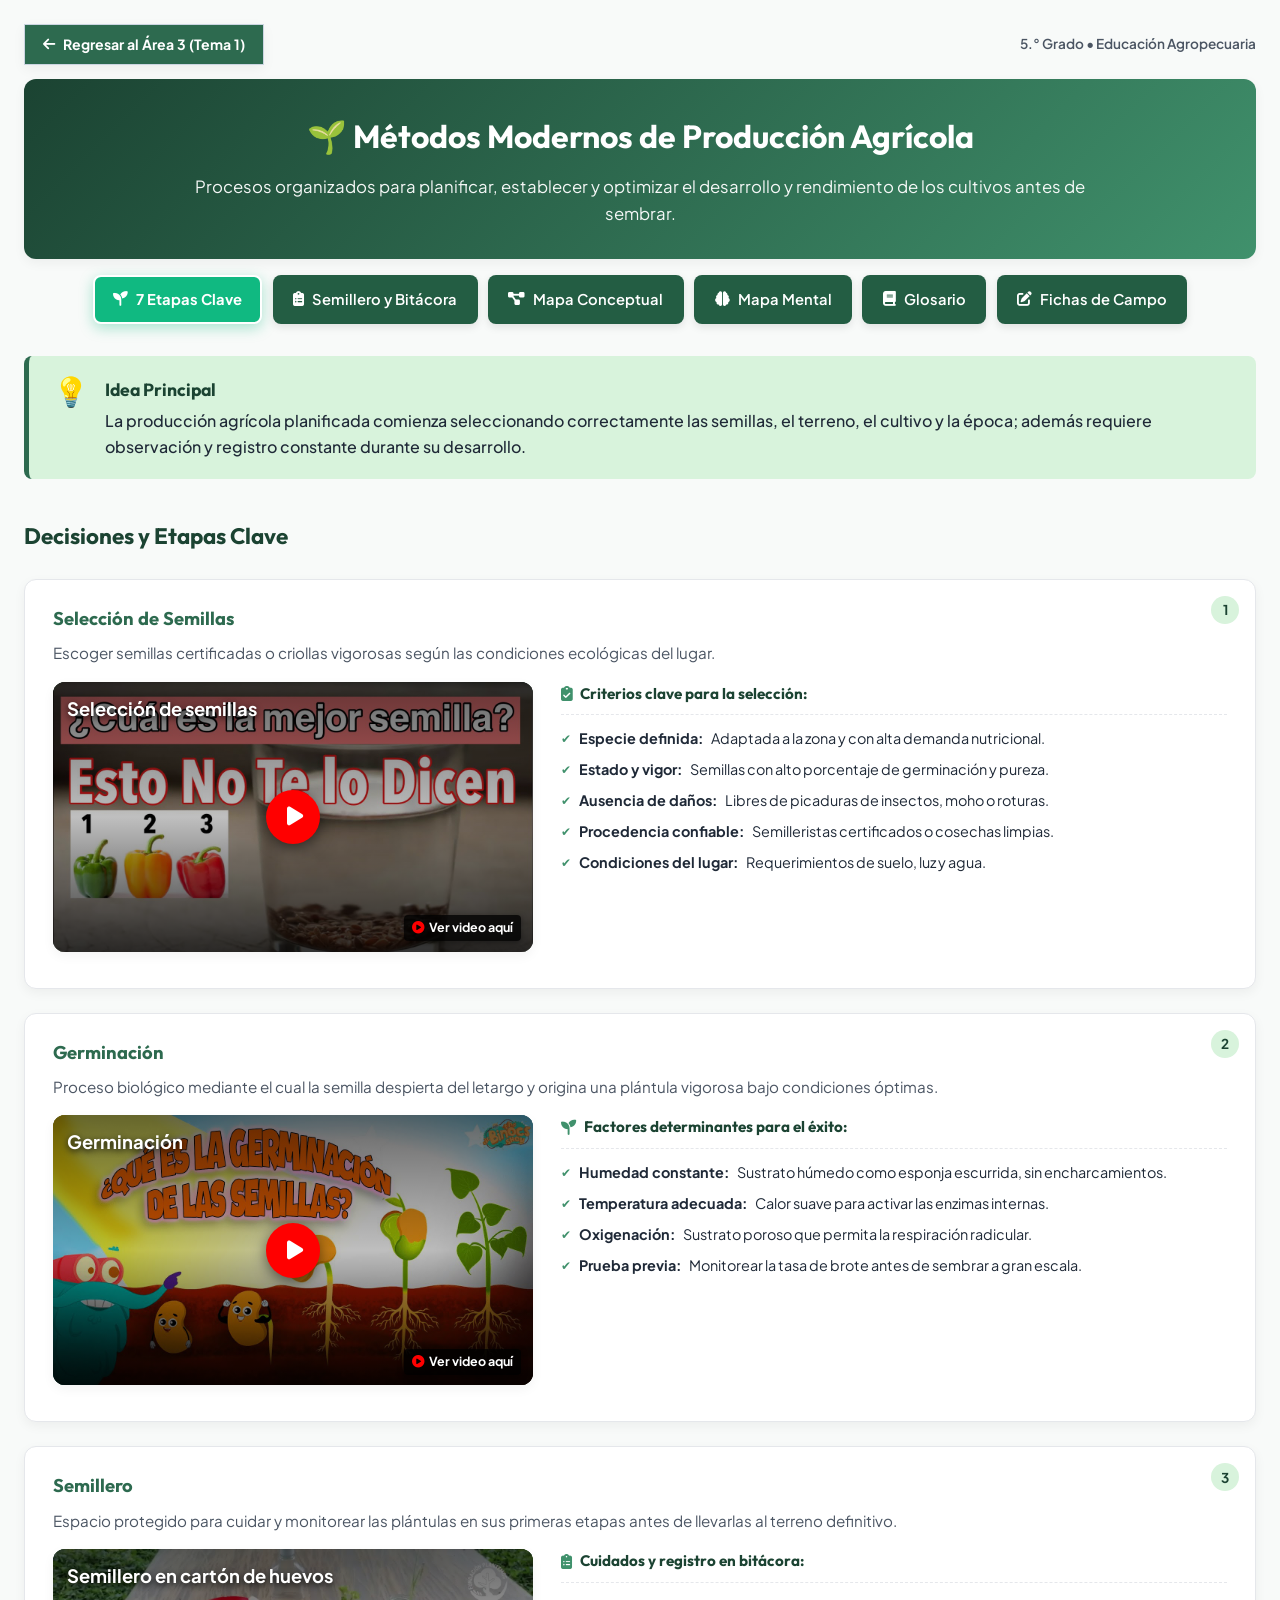
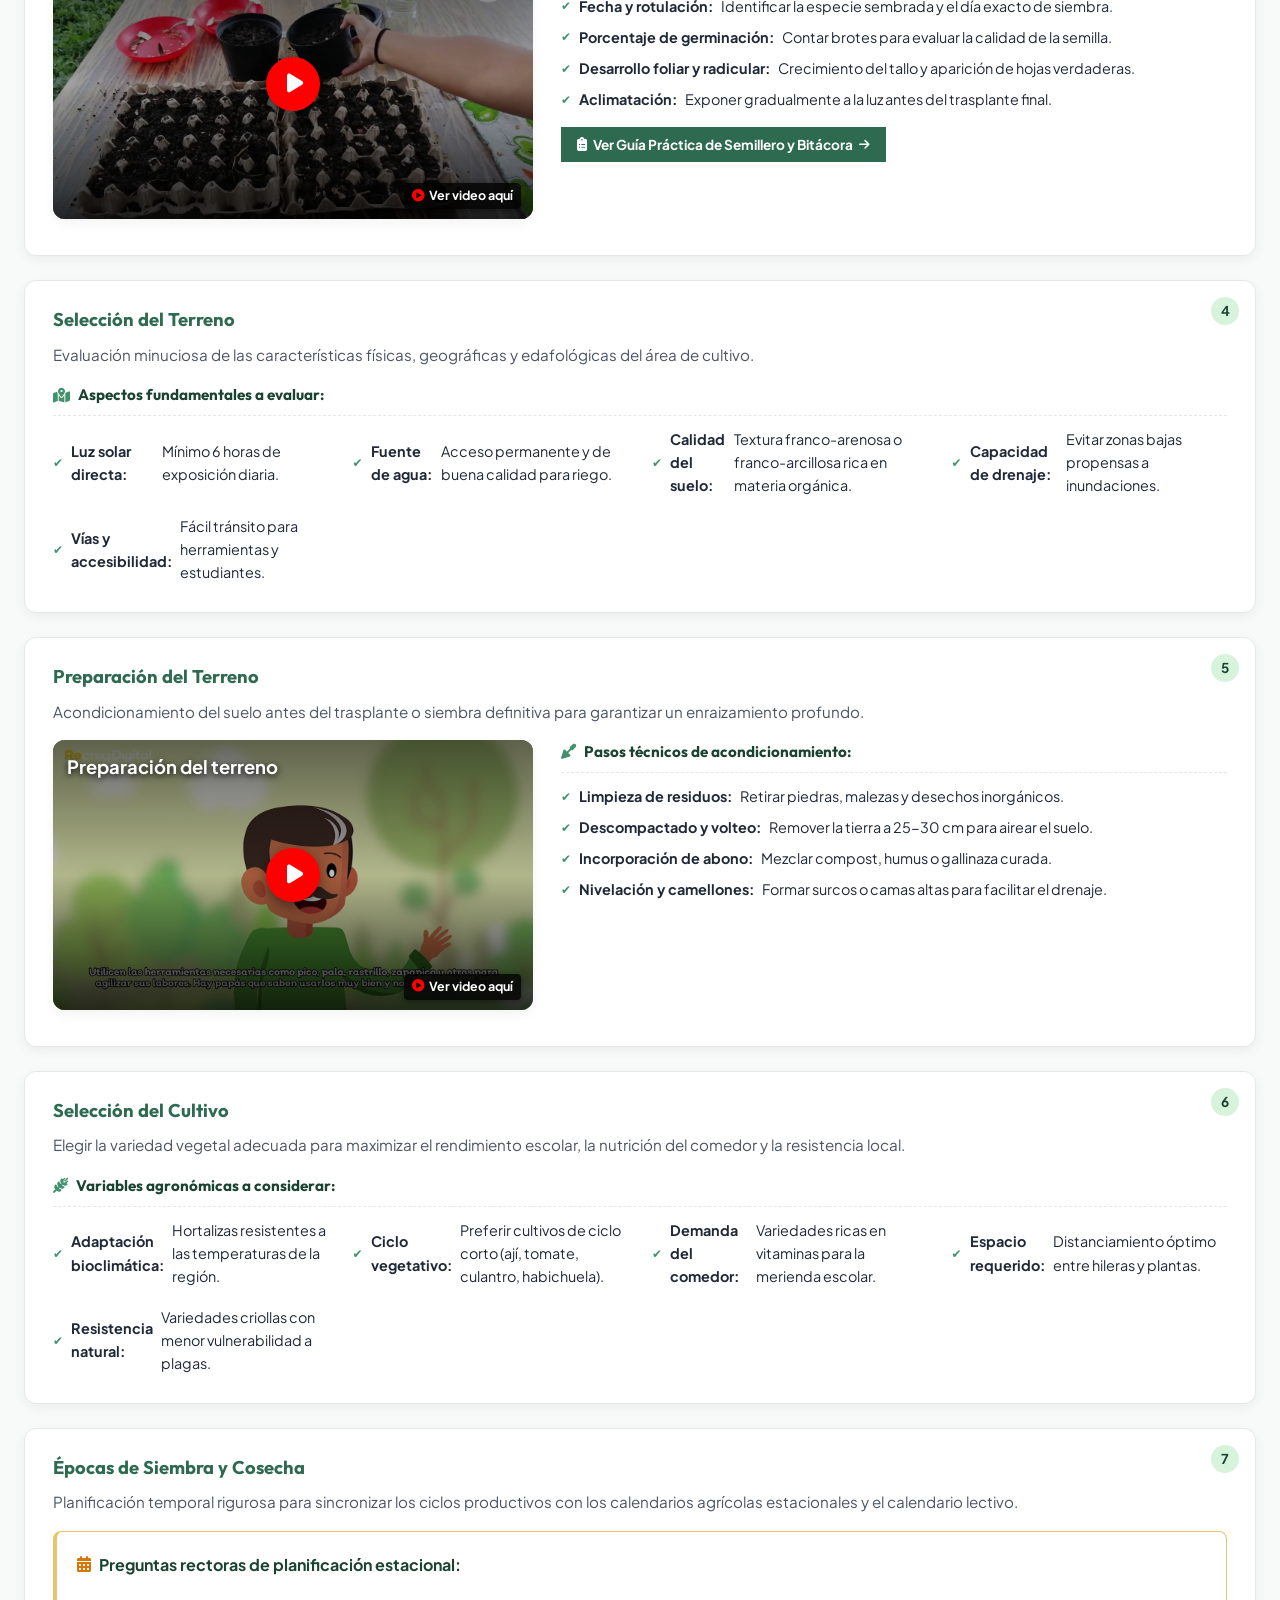
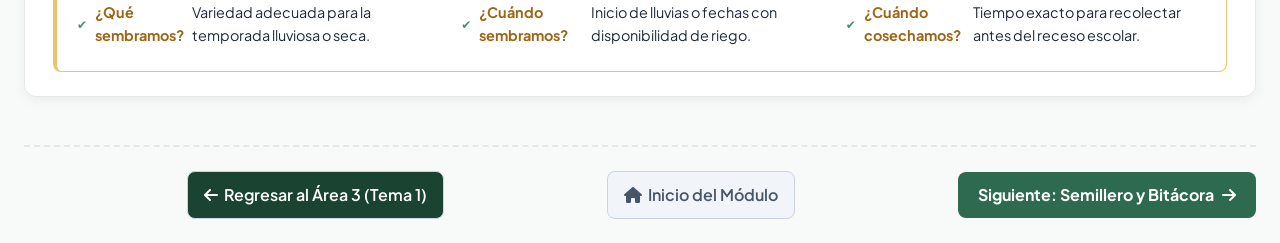
<file: metodos-agricolas.html>
<!DOCTYPE html>
<html lang="es">
<head>
  <meta charset="UTF-8">
  <meta name="viewport" content="width=device-width, initial-scale=1.0">
  <title>Métodos Modernos de Producción Agrícola | Quinto Grado</title>
  <script>window.location.replace("metodos-etapas.html");</script>
</head>
<body>
  <p>Cargando módulo interactivo... <a href="metodos-etapas.html">Haz clic aquí para ingresar</a></p>
</body>
</html>
</file>
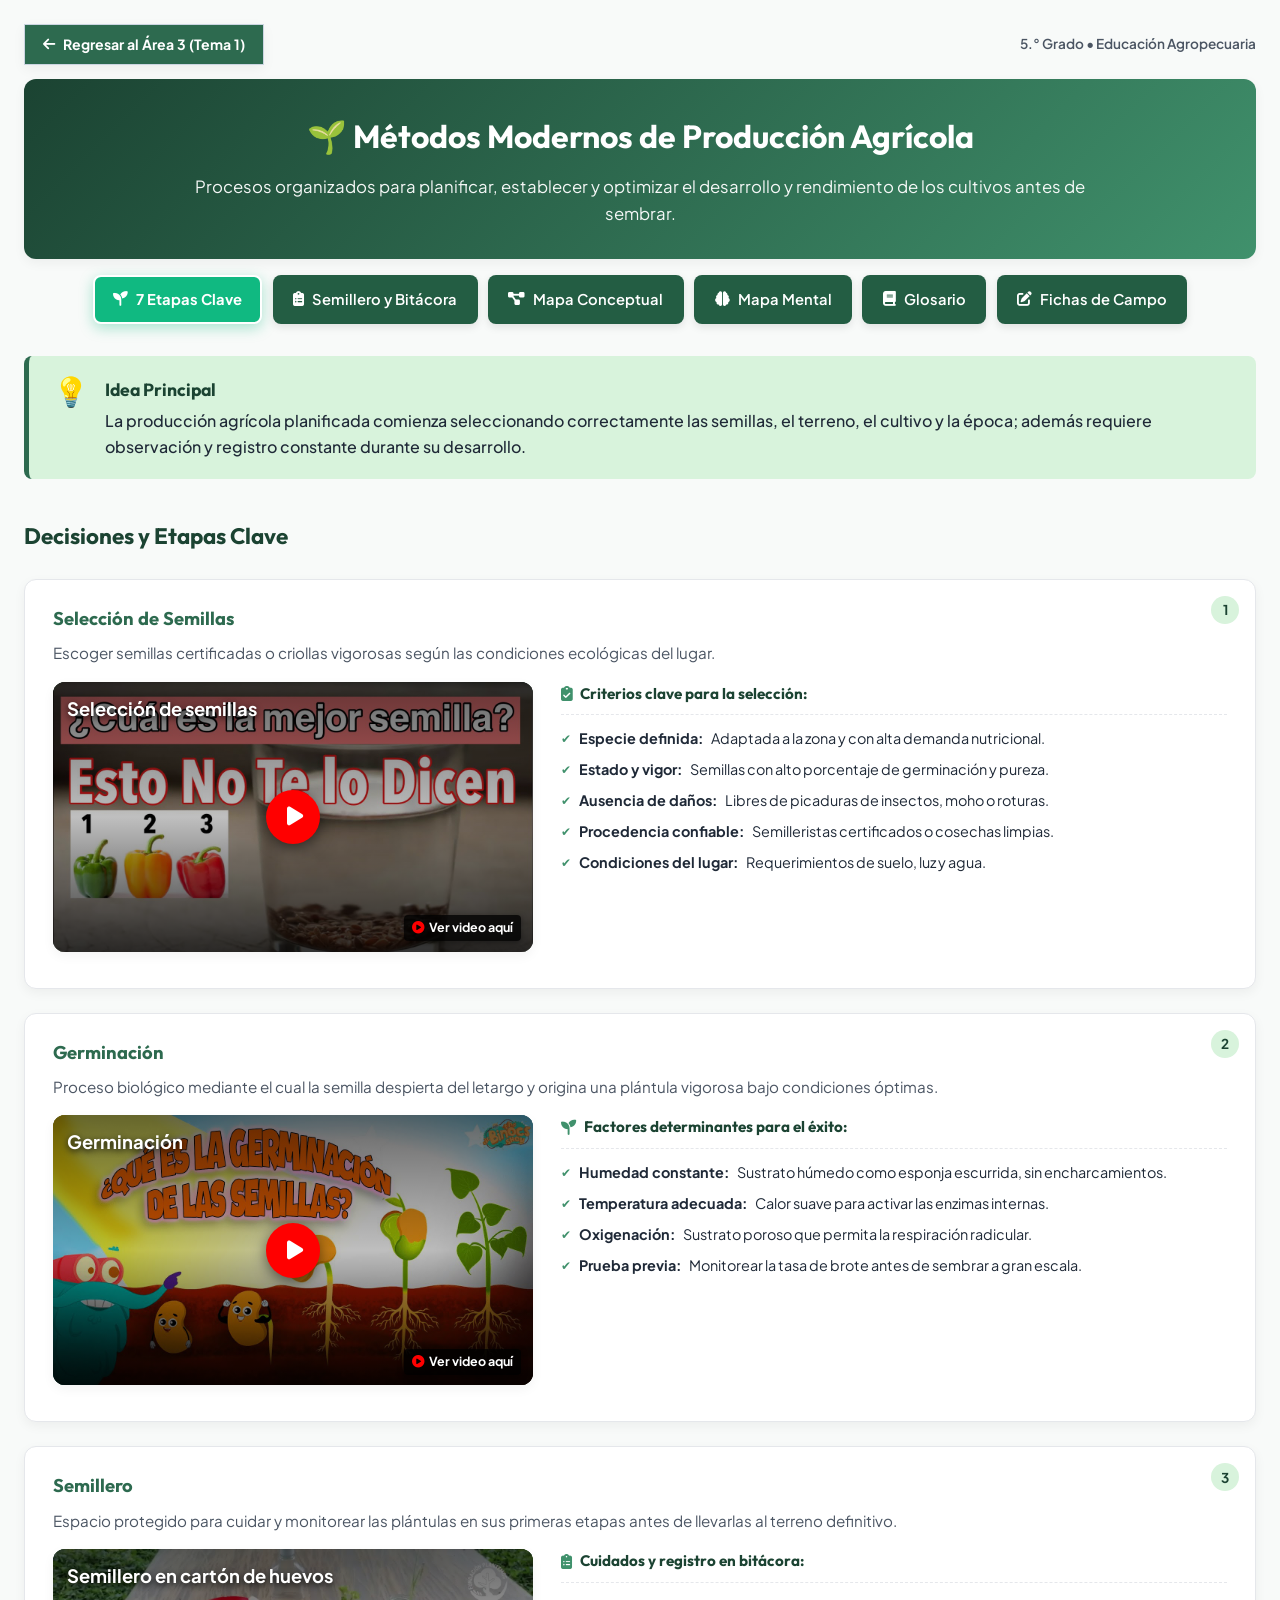
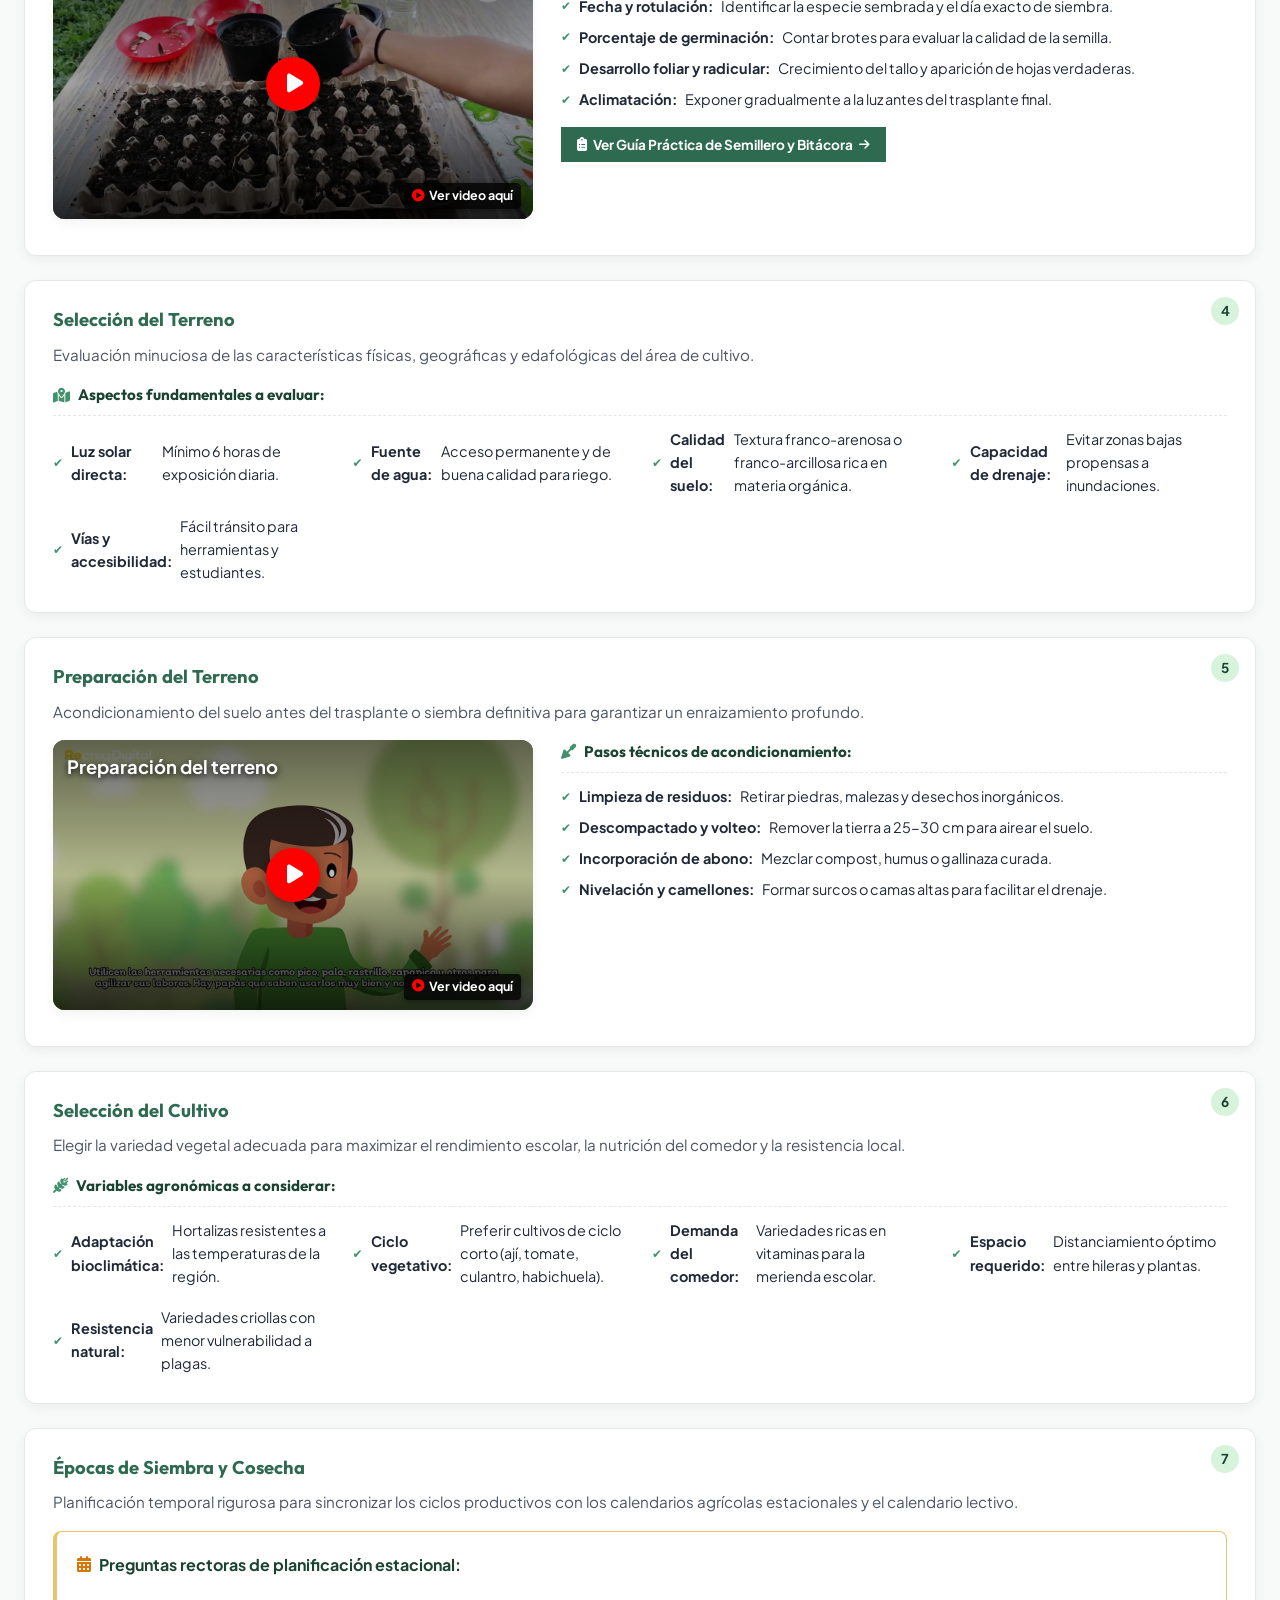
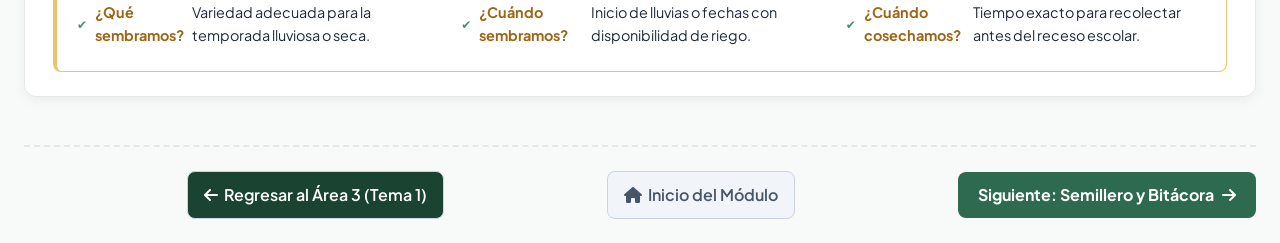
<file: metodos-etapas.html>
<!DOCTYPE html>
<html lang="es">
<head>
  <meta charset="UTF-8">
  <meta name="viewport" content="width=device-width, initial-scale=1.0">
  <meta name="referrer" content="strict-origin-when-cross-origin">
  <title>7 Etapas Clave - Métodos Modernos | Quinto Grado MEDUCA</title>
  <!-- Google Fonts & FontAwesome Icons -->
  <link rel="preconnect" href="https://fonts.googleapis.com">
  <link rel="preconnect" href="https://fonts.gstatic.com" crossorigin>
  <link href="https://fonts.googleapis.com/css2?family=Outfit:wght@600;700;800&family=Plus+Jakarta+Sans:wght@400;500;600;700&display=swap" rel="stylesheet">
  <link rel="stylesheet" href="https://cdnjs.cloudflare.com/ajax/libs/font-awesome/6.5.1/css/all.min.css">
  <style>

    :root {
      --primary: #2d6a4f;
      --primary-light: #40916c;
      --primary-dark: #1b4332;
      --accent: #d8f3dc;
      --accent-warm: #e9c46a;
      --surface: #ffffff;
      --background: #f8faf9;
      --text-main: #1f2937;
      --text-muted: #4b5563;
      --border: #e5e7eb;
      --shadow: 0 4px 12px rgba(0, 0, 0, 0.05);
      --radius: 12px;
    }

    * {
      box-sizing: border-box;
      margin: 0;
      padding: 0;
    }

    body {
      font-family: system-ui, -apple-system, BlinkMacSystemFont, "Segoe UI", Roboto, sans-serif;
      background-color: var(--background);
      color: var(--text-main);
      line-height: 1.6;
      padding: 1.5rem 0;
      width: 100%;
      margin: 0;
      box-sizing: border-box;
    }

    .container {
      width: 100%;
      max-width: 100%;
      margin: 0 auto;
      padding: 0 1.5rem;
      box-sizing: border-box;
    }

    /* Encabezado */
    .header {
      width: 100%;
      box-sizing: border-box;
      text-align: center;
      margin-bottom: 2rem;
      padding: 2rem 1.5rem;
      background: linear-gradient(135deg, var(--primary-dark), var(--primary-light));
      color: #ffffff;
      border-radius: var(--radius);
      box-shadow: var(--shadow);
    }

    .header h1 {
      font-size: 2rem;
      margin-bottom: 0.75rem;
    }

    .header p {
      font-size: 1.05rem;
      max-width: 960px;
      margin: 0 auto;
      opacity: 0.95;
    }

    .navigation {
      display: flex;
      justify-content: center;
      flex-wrap: wrap;
      gap: 0.75rem;
      margin: -1rem 0 2rem;
    }

    .navigation a {
      display: inline-block;
      padding: 0.7rem 1.2rem;
      background-color: var(--primary);
      color: #ffffff;
      border-radius: 8px;
      font-weight: 600;
      text-decoration: none;
      box-shadow: var(--shadow);
      transition: background-color 0.2s ease;
    }

    .navigation a:hover,
    .navigation a:focus-visible {
      background-color: var(--primary-dark);
    }

    /* Bloque Idea Principal */
    .highlight-card {
      background-color: var(--accent);
      border-left: 5px solid var(--primary);
      padding: 1.25rem 1.5rem;
      border-radius: 8px;
      margin-bottom: 2.5rem;
      display: flex;
      align-items: flex-start;
      gap: 1rem;
    }

    .highlight-card .icon {
      font-size: 1.8rem;
      line-height: 1;
    }

    .highlight-card h3 {
      color: var(--primary-dark);
      margin-bottom: 0.25rem;
      font-size: 1.1rem;
    }

    .highlight-card p {
      color: var(--text-main);
      font-weight: 500;
    }

    /* Grilla de Etapas */
    .section-title {
      font-size: 1.4rem;
      color: var(--primary-dark);
      margin-bottom: 1.5rem;
      display: flex;
      align-items: center;
      gap: 0.5rem;
    }

    .grid {
      display: flex;
      flex-direction: column;
      gap: 1.5rem;
      width: 100%;
      margin-bottom: 2.5rem;
    }

    .card {
      background-color: var(--surface);
      border: 1px solid var(--border);
      border-radius: var(--radius);
      padding: 1.5rem 1.75rem;
      box-shadow: var(--shadow);
      position: relative;
      width: 100%;
      box-sizing: border-box;
      transition: transform 0.25s ease, box-shadow 0.25s ease, border-color 0.25s ease;
    }

    .card:hover {
      transform: translateY(-2px);
      box-shadow: 0 8px 24px rgba(0, 0, 0, 0.08);
      border-color: var(--primary-light);
    }

    .card-header-block {
      margin-bottom: 1rem;
      padding-right: 3rem;
    }

    .card-body-row {
      display: grid;
      grid-template-columns: minmax(280px, 480px) 1fr;
      gap: 1.75rem;
      align-items: start;
    }

    .card-info-col {
      display: flex;
      flex-direction: column;
      justify-content: center;
    }

    .checklist-grid {
      display: grid;
      grid-template-columns: repeat(auto-fit, minmax(240px, 1fr));
      gap: 0.6rem 1.5rem;
      list-style-type: none;
      padding: 0.5rem 0 0 0;
      border-top: 1px dashed var(--border);
      margin-top: 0.5rem;
    }

    @media (max-width: 850px) {
      .card-body-row {
        grid-template-columns: 1fr;
        gap: 1rem;
      }
      .checklist-grid {
        grid-template-columns: 1fr;
      }
    }

    .card-badge {
      position: absolute;
      top: 1rem;
      right: 1rem;
      background-color: var(--accent);
      color: var(--primary-dark);
      font-weight: bold;
      width: 28px;
      height: 28px;
      border-radius: 50%;
      display: flex;
      align-items: center;
      justify-content: center;
      font-size: 0.85rem;
    }

    .card h3 {
      font-size: 1.15rem;
      color: var(--primary);
      margin-bottom: 0.5rem;
      padding-right: 2rem;
    }

    .card p {
      color: var(--text-muted);
      font-size: 0.95rem;
      margin-bottom: 0.75rem;
    }

    .video-link {
      display: flex;
      flex-direction: column;
      align-items: stretch;
      gap: 0.4rem;
      margin-bottom: 0.75rem;
      color: var(--primary-dark);
      font-size: 0.9rem;
      font-weight: 600;
      text-decoration: none;
    }

    .video-link:hover,
    .video-link:focus-visible {
      text-decoration: underline;
    }

    .video-thumbnail {
      position: relative;
      display: flex;
      align-items: center;
      justify-content: center;
      width: 100%;
      aspect-ratio: 16 / 9;
      overflow: hidden;
      border-radius: 8px;
      background-color: #0d1f17;
      color: #ffffff;
      text-align: center;
    }

    .video-preview-img {
      position: absolute;
      inset: 0;
      width: 100%;
      height: 100%;
      object-fit: cover;
      transition: transform 0.4s cubic-bezier(0.4, 0, 0.2, 1), filter 0.4s ease;
      z-index: 1;
      display: block;
    }

    .video-overlay-gradient {
      position: absolute;
      inset: 0;
      background: linear-gradient(to top, rgba(0, 0, 0, 0.8) 0%, rgba(0, 0, 0, 0.25) 50%, rgba(0, 0, 0, 0.6) 100%);
      z-index: 2;
      transition: background 0.3s ease;
    }

    .video-link:hover .video-preview-img,
    .bitacora-video-link:hover .video-preview-img {
      transform: scale(1.06);
      filter: brightness(1.08);
    }

    .video-link:hover .video-overlay-gradient,
    .bitacora-video-link:hover .video-overlay-gradient {
      background: linear-gradient(to top, rgba(0, 0, 0, 0.65) 0%, rgba(0, 0, 0, 0.15) 50%, rgba(0, 0, 0, 0.45) 100%);
    }

    .video-thumbnail-title {
      position: absolute;
      top: 0.75rem;
      left: 0.85rem;
      right: 0.85rem;
      color: #ffffff;
      font-size: clamp(0.9rem, 2.5vw, 1.15rem);
      font-weight: 700;
      text-shadow: 0 2px 6px rgba(0, 0, 0, 0.9);
      z-index: 3;
      text-align: left;
    }

    .video-play-icon {
      position: relative;
      z-index: 3;
      display: flex;
      align-items: center;
      justify-content: center;
      width: 3.4rem;
      height: 3.4rem;
      padding-left: 0.25rem;
      border-radius: 50%;
      background-color: #ff0000;
      color: #ffffff;
      font-size: 1.35rem;
      box-shadow: 0 4px 14px rgba(0, 0, 0, 0.5);
      transition: transform 0.3s ease, background-color 0.3s ease, box-shadow 0.3s ease;
    }

    .video-link:hover .video-play-icon,
    .bitacora-video-link:hover .video-play-icon {
      transform: scale(1.15);
      background-color: #cc0000;
      box-shadow: 0 6px 20px rgba(255, 0, 0, 0.55);
    }

    .video-badge-yt {
      position: absolute;
      bottom: 0.65rem;
      right: 0.75rem;
      z-index: 3;
      background: rgba(0, 0, 0, 0.78);
      color: #ffffff;
      font-size: 0.78rem;
      font-weight: 700;
      padding: 3px 8px;
      border-radius: 4px;
      display: flex;
      align-items: center;
      gap: 5px;
      box-shadow: 0 2px 6px rgba(0,0,0,0.4);
    }
    .video-badge-yt i {
      color: #ff0000;
    }

    .video-action,
    .bitacora-video-caption {
      display: block;
      min-height: 44px;
      padding: 0.65rem 0.9rem;
      border-radius: 6px;
      background-color: var(--primary);
      color: #ffffff;
      text-align: center;
      font-weight: 600;
    }

    .video-action {
      transition: background-color 0.2s ease;
    }

    .video-link:hover .video-action,
    .video-link:focus-visible .video-action,
    .bitacora-video-link:hover .bitacora-video-caption,
    .bitacora-video-link:focus-visible .bitacora-video-caption {
      background-color: var(--primary-dark);
    }

    .bitacora-video-caption {
      border-radius: 0;
    }

    .card ul {
      list-style-type: none;
      padding-top: 0.5rem;
      border-top: 1px dashed var(--border);
      margin-top: auto;
    }

    .card ul li {
      font-size: 0.9rem;
      color: var(--text-main);
      padding: 0.25rem 0;
      display: flex;
      align-items: center;
      gap: 0.5rem;
    }

    .card ul li::before {
      content: "✔";
      color: var(--primary-light);
      font-size: 0.75rem;
    }

    /* Sección Bitácora */
    .bitacora-section {
      background-color: var(--surface);
      border: 1px solid var(--border);
      border-radius: var(--radius);
      padding: 1.75rem;
      box-shadow: var(--shadow);
    }

    .bitacora-header {
      display: flex;
      align-items: center;
      gap: 0.75rem;
      margin-bottom: 0.75rem;
    }

    .bitacora-tags {
      display: flex;
      flex-wrap: wrap;
      gap: 0.5rem;
      margin-top: 1rem;
    }

    .tag {
      display: inline-block;
      background-color: #f3f4f6;
      border: 1px solid var(--border);
      padding: 0.35rem 0.75rem;
      border-radius: 20px;
      font-size: 0.85rem;
      font-weight: 500;
      color: var(--text-muted);
    }

    .tag-link {
      text-decoration: none;
    }

    .tag-link:hover,
    .tag-link:focus-visible {
      background-color: var(--accent);
      border-color: var(--primary-light);
      color: var(--primary-dark);
    }

    .bitacora-content {
      display: grid;
      grid-template-columns: repeat(auto-fit, minmax(280px, 1fr));
      gap: 1.5rem;
      margin-top: 1.5rem;
    }

    .bitacora-content h3 {
      color: var(--primary-dark);
      font-size: 1.05rem;
      margin-bottom: 0.75rem;
    }

    .bitacora-content ul,
    .bitacora-content ol {
      padding-left: 1.4rem;
      color: var(--text-muted);
    }

    .bitacora-content li {
      padding: 0.3rem 0;
    }

    .bitacora-content li::marker {
      color: var(--primary-light);
      font-weight: 700;
    }

    .bitacora-content strong {
      color: var(--primary-dark);
    }

    .bitacora-video-caption {
      border-radius: 0;
    }

    .bitacora-video-link {
      display: block;
      width: 100%;
      overflow: hidden;
      border-radius: var(--radius);
      box-shadow: var(--shadow);
      color: #ffffff;
      text-decoration: none;
    }

    .bitacora-video-link img {
      display: block;
      width: 100%;
      aspect-ratio: 16 / 9;
      object-fit: cover;
    }

    .bitacora-video-link:focus-visible {
      outline: 3px solid var(--primary-light);
      outline-offset: 3px;
    }

    .extra-section {
      margin-top: 2.5rem;
      scroll-margin-top: 1rem;
    }

    .extra-card {
      margin-bottom: 1.25rem;
      padding: 1.5rem;
      background-color: var(--surface);
      border: 1px solid var(--border);
      border-radius: var(--radius);
      box-shadow: var(--shadow);
    }

    .extra-card h3 {
      color: var(--primary-dark);
      font-size: 1.1rem;
      margin-bottom: 0.75rem;
    }

    .glossary-grid {
      display: grid;
      grid-template-columns: repeat(auto-fit, minmax(250px, 1fr));
      gap: 1rem;
    }

    .glossary-entry {
      background-color: var(--surface);
      border: 1px solid var(--border);
      border-left: 4px solid var(--primary-light);
      border-radius: 8px;
      padding: 1rem 1.25rem;
      box-shadow: var(--shadow);
    }

    .glossary-entry h3 {
      color: var(--primary-dark);
      font-size: 1rem;
      margin-bottom: 0.35rem;
    }

    .glossary-entry p {
      color: var(--text-muted);
      font-size: 0.95rem;
    }

    .diagram-card {
      overflow-x: auto;
      padding: 1rem;
      background-color: var(--surface);
      border: 1px solid var(--border);
      border-radius: var(--radius);
      box-shadow: var(--shadow);
    }

    .diagram-card svg {
      display: block;
      width: 100%;
      min-width: 900px;
      height: auto;
    }

    .flow-connector {
      fill: none;
      stroke: var(--primary-light);
      stroke-width: 3;
    }

    .flow-node {
      fill: var(--accent);
      stroke: var(--primary);
      stroke-width: 2;
    }

    .flow-node-main {
      fill: var(--primary-dark);
      stroke: var(--primary-dark);
    }

    .flow-node-final {
      fill: #e9c46a;
      stroke: #9c6615;
    }

    .flow-label {
      fill: var(--primary-dark);
      font-size: 16px;
      font-weight: 600;
      text-anchor: middle;
      dominant-baseline: middle;
    }

    .flow-label-main {
      fill: #ffffff;
      font-size: 19px;
      font-weight: 700;
    }

    .mindmap-svg {
      display: block;
      width: 100%;
      min-width: 850px;
      height: auto;
    }

    .mind-branch {
      fill: none;
      stroke-width: 4;
      stroke-linecap: round;
    }

    .branch-seed { stroke: #40916c; }
    .branch-terrain { stroke: #e9a23b; }
    .branch-crop { stroke: #6284c7; }
    .branch-time { stroke: #be6b9b; }
    .branch-followup { stroke: #829447; }

    .mind-root {
      fill: var(--primary-dark);
      stroke: var(--primary-dark);
      stroke-width: 2;
    }

    .mind-category { stroke-width: 2; }
    .category-seed { fill: #d8f3dc; stroke: #40916c; }
    .category-terrain { fill: #fff0d6; stroke: #e9a23b; }
    .category-crop { fill: #e5ecfb; stroke: #6284c7; }
    .category-time { fill: #f8e5ef; stroke: #be6b9b; }
    .category-followup { fill: #edf0dc; stroke: #829447; }

    .mind-leaf {
      fill: #ffffff;
      stroke-width: 2;
    }

    .mind-label {
      fill: var(--primary-dark);
      font-size: 16px;
      font-weight: 600;
      text-anchor: middle;
      dominant-baseline: middle;
    }

    .mind-root-label {
      fill: #ffffff;
      font-size: 20px;
      font-weight: 700;
    }

    .form-fields {
      display: grid;
      grid-template-columns: repeat(auto-fit, minmax(220px, 1fr));
      gap: 1rem;
    }

    .form-fields label,
    .record-fields label {
      display: flex;
      flex-direction: column;
      gap: 0.35rem;
      color: var(--primary-dark);
      font-weight: 600;
    }

    .extra-card input,
    .extra-card select,
    .extra-card textarea {
      width: 100%;
      padding: 0.6rem;
      border: 1px solid #cbd5d1;
      border-radius: 6px;
      font: inherit;
      color: var(--text-main);
    }

    .extra-card textarea {
      min-height: 90px;
      resize: vertical;
    }

    .table-wrapper { overflow-x: auto; }

    .record-table {
      width: 100%;
      min-width: 700px;
      border-collapse: collapse;
    }

    .record-table th,
    .record-table td {
      padding: 0.65rem;
      border: 1px solid var(--border);
      text-align: left;
      vertical-align: middle;
    }

    .record-table th {
      background-color: var(--accent);
      color: var(--primary-dark);
    }

    .record-table input { min-width: 100px; }

    .record-fields {
      display: grid;
      grid-template-columns: repeat(auto-fit, minmax(220px, 1fr));
      gap: 1rem;
    }

    .record-fields textarea { min-height: 90px; }

    .checkbox-cell { text-align: center !important; }
    .checkbox-cell input { width: 1.1rem; height: 1.1rem; accent-color: var(--primary); }

    .analysis-question { margin-top: 1rem; }
    .analysis-question:first-of-type { margin-top: 0; }
    .analysis-question h3 { margin-bottom: 0.5rem; font-size: 1rem; }

    .back-to-top {
      display: inline-block;
      margin-top: 1rem;
      color: var(--primary-dark);
      font-weight: 600;
    }

    .extra-section section[id] { scroll-margin-top: 1rem; }

    .questions-box {
      background: #fdfaf3;
      border: 1px solid var(--accent-warm);
      padding: 1rem;
      border-radius: 8px;
      margin-top: 1rem;
    }

    .questions-box strong {
      color: #9c6615;
    }


    /* Mejoras de Tipografía e Interfaz */
    body {
      font-family: 'Plus Jakarta Sans', system-ui, -apple-system, sans-serif;
    }
    h1, h2, h3, h4 {
      font-family: 'Outfit', sans-serif;
    }

    /* Barra de herramientas para el estudiante */
    .student-toolbar {
      display: flex;
      align-items: center;
      justify-content: center;
      gap: 12px;
      flex-wrap: wrap;
      background: #ffffff;
      border: 1.5px solid var(--border);
      padding: 12px 18px;
      border-radius: var(--radius);
      box-shadow: var(--shadow);
      margin-bottom: 2rem;
    }

    .btn-tool {
      display: inline-flex;
      align-items: center;
      gap: 8px;
      padding: 8px 16px;
      border-radius: 8px;
      font-size: 0.9rem;
      font-weight: 700;
      cursor: pointer;
      border: none;
      transition: all 0.2s ease;
    }

    .btn-save {
      background: var(--primary);
      color: #ffffff;
    }
    .btn-save:hover {
      background: var(--primary-dark);
      transform: translateY(-2px);
    }

    .btn-print {
      background: #0284c7;
      color: #ffffff;
    }
    .btn-print:hover {
      background: #0369a1;
      transform: translateY(-2px);
    }

    .btn-reset {
      background: #f1f5f9;
      color: #64748b;
      border: 1px solid #cbd5e1;
    }
    .btn-reset:hover {
      background: #fee2e2;
      color: #dc2626;
      border-color: #fca5a5;
    }

    .save-status {
      font-size: 0.85rem;
      color: #16a34a;
      font-weight: 700;
      display: none;
      align-items: center;
      gap: 6px;
    }
    .save-status.visible {
      display: inline-flex;
    }

    /* Indicador de desplazamiento para diagramas */
    .scroll-hint {
      display: flex;
      align-items: center;
      gap: 8px;
      color: var(--text-muted);
      font-size: 0.85rem;
      font-weight: 600;
      margin-bottom: 8px;
      background: rgba(45, 106, 79, 0.08);
      padding: 6px 12px;
      border-radius: 6px;
    }

    /* Tarjetas Interactivas con Hover Suave */
    .card {
      transition: transform 0.25s ease, box-shadow 0.25s ease, border-color 0.25s ease;
    }
    .card:hover {
      transform: translateY(-4px);
      box-shadow: 0 8px 24px rgba(0, 0, 0, 0.08);
      border-color: var(--primary-light);
    }

    /* Estilos de Impresión */
    @media print {
      body {
        background: #ffffff !important;
        color: #000000 !important;
        padding: 0 !important;
      }
      .navigation, .student-toolbar, .back-to-top, .video-link, .bitacora-video-link, .scroll-hint {
        display: none !important;
      }
      .card, .bitacora-section, .extra-card, .glossary-entry, .diagram-card {
        box-shadow: none !important;
        border: 1px solid #ccc !important;
        break-inside: avoid;
      }
      .header {
        background: none !important;
        color: #000 !important;
        border-bottom: 2px solid #2d6a4f !important;
        border-radius: 0 !important;
        padding: 10px 0 !important;
      }
    }
  
    /* Navegación por Subpáginas */
    .navigation {
      display: flex;
      justify-content: center;
      flex-wrap: wrap;
      gap: 0.65rem;
      margin: -1rem 0 2rem;
    }

    .navigation a {
      display: inline-flex;
      align-items: center;
      gap: 8px;
      padding: 0.65rem 1.15rem;
      background-color: #235d43;
      color: #ffffff;
      border-radius: 8px;
      font-weight: 600;
      font-size: 0.92rem;
      text-decoration: none;
      box-shadow: 0 3px 8px rgba(0, 0, 0, 0.1);
      transition: all 0.2s ease;
      border: 2px solid transparent;
    }

    .navigation a:hover,
    .navigation a:focus-visible {
      background-color: #1b4332;
      transform: translateY(-2px);
      box-shadow: 0 5px 12px rgba(0, 0, 0, 0.15);
    }

    .navigation a.active {
      background-color: #10b981;
      color: #ffffff;
      border-color: #ffffff;
      box-shadow: 0 4px 14px rgba(16, 185, 129, 0.35);
      font-weight: 700;
    }

    /* Footer de Navegación entre Subpáginas */
    .subpage-nav-footer {
      display: flex;
      justify-content: space-between;
      align-items: center;
      gap: 12px;
      margin-top: 3rem;
      padding-top: 1.5rem;
      border-top: 2px dashed var(--border);
      flex-wrap: wrap;
    }
    .btn-subpage-nav {
      display: inline-flex;
      align-items: center;
      gap: 8px;
      padding: 10px 20px;
      background: var(--primary);
      color: #ffffff;
      border-radius: 8px;
      font-weight: 700;
      text-decoration: none;
      transition: all 0.2s ease;
    }
    .btn-subpage-nav:hover {
      background: var(--primary-dark);
      transform: translateY(-2px);
    }
    .btn-subpage-home {
      display: inline-flex;
      align-items: center;
      gap: 6px;
      padding: 10px 16px;
      background: #f1f5f9;
      color: #475569;
      border-radius: 8px;
      font-weight: 600;
      text-decoration: none;
      border: 1px solid #cbd5e1;
    }
    .btn-subpage-home:hover {
      background: #e2e8f0;
      color: #0f172a;
    }

  
    /* Optimizacion para dispositivos moviles - Ancho Completo Ajustado */
    @media (max-width: 768px) {
      body {
        padding: 0.5rem 0;
        width: 100%;
      }
      .container {
        padding: 0 0.6rem;
        width: 100%;
        max-width: 100%;
      }
      .header {
        margin-bottom: 0.85rem;
        padding: 0.85rem 0.75rem;
        border-radius: 10px;
        width: 100%;
      }
      .header h1 {
        font-size: 1.25rem;
        margin-bottom: 0.25rem;
      }
      .header p {
        font-size: 0.82rem;
        line-height: 1.35;
        max-width: 100%;
      }
      .navigation {
        margin: -0.25rem 0 1rem;
        gap: 0.4rem;
        display: flex;
        overflow-x: auto;
        flex-wrap: nowrap;
        justify-content: flex-start;
        padding-bottom: 6px;
        -webkit-overflow-scrolling: touch;
        width: 100%;
      }
      .navigation a {
        padding: 0.45rem 0.8rem;
        font-size: 0.8rem;
        white-space: nowrap;
        flex-shrink: 0;
      }
      .highlight-card {
        padding: 0.85rem 1rem;
        margin-bottom: 1.25rem;
        width: 100%;
      }
      .card, .semillero-hero-card, .bitacora-card-detail, .extra-card {
        padding: 1.15rem 1rem !important;
        width: 100% !important;
      }
      .card-body-row {
        grid-template-columns: 1fr;
        gap: 1rem;
      }
      .card-header-block {
        padding-right: 2.2rem;
      }
      .card-badge {
        top: 0.75rem;
        right: 0.75rem;
        width: 26px;
        height: 26px;
        font-size: 0.8rem;
      }
      .btn-subpage-home, .btn-subpage-nav {
        padding: 0.5rem 0.9rem;
        font-size: 0.82rem;
      }
      .subpage-nav-footer {
        flex-direction: column;
        align-items: stretch;
        gap: 8px;
      }
      .subpage-nav-footer a {
        justify-content: center;
        text-align: center;
      }
    }

  
    /* Reproductor de Video Integrado en la Misma Página */
    .inline-video-card {
      width: 100%;
      border-radius: var(--radius);
      overflow: hidden;
      box-shadow: var(--shadow);
      margin-bottom: 0.75rem;
      background: #0d1f17;
      display: flex;
      flex-direction: column;
    }

    .video-thumbnail {
      position: relative;
      display: flex;
      align-items: center;
      justify-content: center;
      width: 100%;
      aspect-ratio: 16 / 9;
      overflow: hidden;
      cursor: pointer;
      user-select: none;
      background-color: #0d1f17;
      color: #ffffff;
      text-align: center;
    }

    .video-thumbnail:hover .video-preview-img {
      transform: scale(1.06);
      filter: brightness(1.08);
    }

    .video-thumbnail:hover .video-overlay-gradient {
      background: linear-gradient(to top, rgba(0, 0, 0, 0.65) 0%, rgba(0, 0, 0, 0.15) 50%, rgba(0, 0, 0, 0.45) 100%);
    }

    .video-thumbnail:hover .video-play-icon {
      transform: scale(1.15);
      background-color: #cc0000;
      box-shadow: 0 6px 20px rgba(255, 0, 0, 0.55);
    }

    .video-player-frame {
      width: 100%;
      aspect-ratio: 16 / 9;
      background: #000000;
    }

    .video-player-frame iframe {
      width: 100%;
      height: 100%;
      display: block;
      border: none;
    }

    .video-player-controls {
      display: flex;
      align-items: center;
      justify-content: space-between;
      gap: 10px;
      padding: 8px 14px;
      background: #11281e;
      border-top: 1px solid rgba(255, 255, 255, 0.12);
    }

    .btn-close-video {
      background: rgba(255, 255, 255, 0.15);
      color: #ffffff;
      border: 1px solid rgba(255, 255, 255, 0.25);
      padding: 6px 12px;
      border-radius: 6px;
      font-size: 0.82rem;
      font-weight: 700;
      cursor: pointer;
      display: inline-flex;
      align-items: center;
      gap: 6px;
      transition: all 0.2s;
    }
    .btn-close-video:hover {
      background: #dc2626;
      border-color: #dc2626;
      transform: translateY(-1px);
    }

    .link-yt-fallback {
      color: #ffffff;
      background: rgba(220, 38, 38, 0.35);
      border: 1px solid rgba(220, 38, 38, 0.55);
      padding: 6px 12px;
      border-radius: 6px;
      font-size: 0.8rem;
      font-weight: 600;
      text-decoration: none;
      display: inline-flex;
      align-items: center;
      gap: 6px;
      transition: all 0.2s;
    }
    .link-yt-fallback:hover {
      background: #dc2626;
      border-color: #dc2626;
      color: #ffffff;
      transform: translateY(-1px);
    }
    .link-yt-fallback i {
      color: #ff6b6b;
      font-size: 0.95rem;
    }
    .link-yt-fallback:hover i {
      color: #ffffff;
    }
</style>
</head>
<body>

  <div class="container">
    <!-- BOTÓN PARA REGRESAR A ÁREA 3 (TEMA 1) -->
    <div style="margin-bottom: 14px; display: flex; align-items: center; justify-content: space-between; flex-wrap: wrap; gap: 10px;">
      <a href="index.html#quinto-area3-tema1" target="_top" onclick="regresarArea3Tema1(event)" class="btn-subpage-home" style="background: var(--primary); color: #ffffff; text-decoration: none; padding: 8px 18px; border-radius: var(--radius-pill); font-weight: 700; font-size: 0.88rem; display: inline-flex; align-items: center; gap: 8px; box-shadow: var(--shadow);">
        <i class="fa-solid fa-arrow-left"></i> Regresar al Área 3 (Tema 1)
      </a>
      <span style="font-size: 0.85rem; color: var(--text-muted); font-weight: 600;">5.° Grado • Educación Agropecuaria</span>
    </div>

    <header class="header" id="inicio">
      <h1>🌱 Métodos Modernos de Producción Agrícola</h1>
      <p>Procesos organizados para planificar, establecer y optimizar el desarrollo y rendimiento de los cultivos antes de sembrar.</p>
    </header>

    <nav class="navigation" aria-label="Navegación de Subpáginas">
      <a href="metodos-etapas.html" class=" active"><i class="fa-solid fa-seedling"></i> 7 Etapas Clave</a>
      <a href="metodos-semillero.html" class=""><i class="fa-solid fa-clipboard-list"></i> Semillero y Bitácora</a>
      <a href="metodos-mapa-conceptual.html" class=""><i class="fa-solid fa-diagram-project"></i> Mapa Conceptual</a>
      <a href="metodos-mapa-mental.html" class=""><i class="fa-solid fa-brain"></i> Mapa Mental</a>
      <a href="metodos-glosario.html" class=""><i class="fa-solid fa-book"></i> Glosario</a>
      <a href="metodos-fichas-campo.html" class=""><i class="fa-solid fa-pen-to-square"></i> Fichas de Campo</a>
    </nav>

    <section class="highlight-card">
      <div class="icon">💡</div>
      <div>
        <h3>Idea Principal</h3>
        <p>La producción agrícola planificada comienza seleccionando correctamente las semillas, el terreno, el cultivo y la época; además requiere observación y registro constante durante su desarrollo.</p>
      </div>
    </section>

    <!-- Fases y Decisiones -->
    <h2 class="section-title" id="etapas">Decisiones y Etapas Clave</h2>
    <main class="grid">

      <!-- 1. Semillas -->
      <article class="card">
        <span class="card-badge">1</span>
        <div class="card-header-block">
          <h3>Selección de Semillas</h3>
          <p>Escoger semillas certificadas o criollas vigorosas según las condiciones ecológicas del lugar.</p>
        </div>
        <div class="card-body-row">
          <div class="card-media-col">
            <div class="inline-video-card" data-video-id="JdrqJuW2Ato" data-video-start="75" data-video-title="Selección de semillas">
              <div class="video-thumbnail" onclick="reproducirVideoInline(this)" onkeydown="if(event.key==='Enter'||event.key===' '){event.preventDefault();reproducirVideoInline(this);}" role="button" tabindex="0" aria-label="Reproducir video sobre selección de semillas aquí en la página">
                <img src="assets/images/video_semillas.jpg" alt="Selección de semillas" class="video-preview-img" onerror="this.src='https://img.youtube.com/vi/JdrqJuW2Ato/maxresdefault.jpg'">
                <div class="video-overlay-gradient"></div>
                <span class="video-thumbnail-title">Selección de semillas</span>
                <span class="video-play-icon"><i class="fa-solid fa-play"></i></span>
                <span class="video-badge-yt"><i class="fa-solid fa-circle-play"></i> Ver video aquí</span>
              </div>
              <div class="video-player-frame" style="display: none;"></div>
              <div class="video-player-controls" style="display: none;">
                <button type="button" class="btn-close-video" onclick="cerrarVideoInline(this)">
                  <i class="fa-solid fa-xmark"></i> Cerrar reproductor
                </button>
                <a href="https://www.youtube.com/watch?v=JdrqJuW2Ato&t=75s" target="_blank" rel="noopener noreferrer" class="link-yt-fallback">
                  <i class="fa-brands fa-youtube"></i> Abrir en YouTube
                </a>
              </div>
            </div>
          </div>
          <div class="card-info-col">
            <h4 style="font-size: 0.95rem; color: var(--primary-dark); margin-bottom: 0.5rem; display: flex; align-items: center; gap: 8px;">
              <i class="fa-solid fa-clipboard-check" style="color: var(--primary-light);"></i> Criterios clave para la selección:
            </h4>
            <ul>
              <li><strong>Especie definida:</strong> Adaptada a la zona y con alta demanda nutricional.</li>
              <li><strong>Estado y vigor:</strong> Semillas con alto porcentaje de germinación y pureza.</li>
              <li><strong>Ausencia de daños:</strong> Libres de picaduras de insectos, moho o roturas.</li>
              <li><strong>Procedencia confiable:</strong> Semilleristas certificados o cosechas limpias.</li>
              <li><strong>Condiciones del lugar:</strong> Requerimientos de suelo, luz y agua.</li>
            </ul>
          </div>
        </div>
      </article>

      <!-- 2. Germinación -->
      <article class="card">
        <span class="card-badge">2</span>
        <div class="card-header-block">
          <h3>Germinación</h3>
          <p>Proceso biológico mediante el cual la semilla despierta del letargo y origina una plántula vigorosa bajo condiciones óptimas.</p>
        </div>
        <div class="card-body-row">
          <div class="card-media-col">
            <div class="inline-video-card" data-video-id="fCRA6i1fTRA" data-video-start="0" data-video-title="Germinación">
              <div class="video-thumbnail" onclick="reproducirVideoInline(this)" onkeydown="if(event.key==='Enter'||event.key===' '){event.preventDefault();reproducirVideoInline(this);}" role="button" tabindex="0" aria-label="Reproducir video sobre germinación aquí en la página">
                <img src="assets/images/video_germinacion.jpg" alt="Germinación" class="video-preview-img" onerror="this.src='https://img.youtube.com/vi/fCRA6i1fTRA/maxresdefault.jpg'">
                <div class="video-overlay-gradient"></div>
                <span class="video-thumbnail-title">Germinación</span>
                <span class="video-play-icon"><i class="fa-solid fa-play"></i></span>
                <span class="video-badge-yt"><i class="fa-solid fa-circle-play"></i> Ver video aquí</span>
              </div>
              <div class="video-player-frame" style="display: none;"></div>
              <div class="video-player-controls" style="display: none;">
                <button type="button" class="btn-close-video" onclick="cerrarVideoInline(this)">
                  <i class="fa-solid fa-xmark"></i> Cerrar reproductor
                </button>
                <a href="https://www.youtube.com/watch?v=fCRA6i1fTRA" target="_blank" rel="noopener noreferrer" class="link-yt-fallback">
                  <i class="fa-brands fa-youtube"></i> Abrir en YouTube
                </a>
              </div>
            </div>
          </div>
          <div class="card-info-col">
            <h4 style="font-size: 0.95rem; color: var(--primary-dark); margin-bottom: 0.5rem; display: flex; align-items: center; gap: 8px;">
              <i class="fa-solid fa-seedling" style="color: var(--primary-light);"></i> Factores determinantes para el éxito:
            </h4>
            <ul>
              <li><strong>Humedad constante:</strong> Sustrato húmedo como esponja escurrida, sin encharcamientos.</li>
              <li><strong>Temperatura adecuada:</strong> Calor suave para activar las enzimas internas.</li>
              <li><strong>Oxigenación:</strong> Sustrato poroso que permita la respiración radicular.</li>
              <li><strong>Prueba previa:</strong> Monitorear la tasa de brote antes de sembrar a gran escala.</li>
            </ul>
          </div>
        </div>
      </article>

      <!-- 3. Semillero -->
      <article class="card">
        <span class="card-badge">3</span>
        <div class="card-header-block">
          <h3>Semillero</h3>
          <p>Espacio protegido para cuidar y monitorear las plántulas en sus primeras etapas antes de llevarlas al terreno definitivo.</p>
        </div>
        <div class="card-body-row">
          <div class="card-media-col">
            <div class="inline-video-card" data-video-id="g22DA12UIV4" data-video-start="0" data-video-title="Semillero en cartón de huevos">
              <div class="video-thumbnail" onclick="reproducirVideoInline(this)" onkeydown="if(event.key==='Enter'||event.key===' '){event.preventDefault();reproducirVideoInline(this);}" role="button" tabindex="0" aria-label="Reproducir video sobre semillero en cartón de huevos aquí en la página">
                <img src="assets/images/video_semillero.jpg" alt="Semillero en cartón de huevos" class="video-preview-img" onerror="this.src='https://img.youtube.com/vi/g22DA12UIV4/maxresdefault.jpg'">
                <div class="video-overlay-gradient"></div>
                <span class="video-thumbnail-title">Semillero en cartón de huevos</span>
                <span class="video-play-icon"><i class="fa-solid fa-play"></i></span>
                <span class="video-badge-yt"><i class="fa-solid fa-circle-play"></i> Ver video aquí</span>
              </div>
              <div class="video-player-frame" style="display: none;"></div>
              <div class="video-player-controls" style="display: none;">
                <button type="button" class="btn-close-video" onclick="cerrarVideoInline(this)">
                  <i class="fa-solid fa-xmark"></i> Cerrar reproductor
                </button>
                <a href="https://www.youtube.com/watch?v=g22DA12UIV4" target="_blank" rel="noopener noreferrer" class="link-yt-fallback">
                  <i class="fa-brands fa-youtube"></i> Abrir en YouTube
                </a>
              </div>
            </div>
          </div>
          <div class="card-info-col">
            <h4 style="font-size: 0.95rem; color: var(--primary-dark); margin-bottom: 0.5rem; display: flex; align-items: center; gap: 8px;">
              <i class="fa-solid fa-clipboard-list" style="color: var(--primary-light);"></i> Cuidados y registro en bitácora:
            </h4>
            <ul>
              <li><strong>Fecha y rotulación:</strong> Identificar la especie sembrada y el día exacto de siembra.</li>
              <li><strong>Porcentaje de germinación:</strong> Contar brotes para evaluar la calidad de la semilla.</li>
              <li><strong>Desarrollo foliar y radicular:</strong> Crecimiento del tallo y aparición de hojas verdaderas.</li>
              <li><strong>Aclimatación:</strong> Exponer gradualmente a la luz antes del trasplante final.</li>
            </ul>
            <div style="margin-top: 12px;">
              <a href="metodos-semillero.html" style="background: var(--primary); color: white; text-decoration: none; padding: 7px 16px; border-radius: var(--radius-pill); font-size: 0.85rem; font-weight: 700; display: inline-flex; align-items: center; gap: 6px;">
                <i class="fa-solid fa-clipboard-list"></i> Ver Guía Práctica de Semillero y Bitácora <i class="fa-solid fa-arrow-right" style="font-size: 0.75rem;"></i>
              </a>
            </div>
          </div>
        </div>
      </article>

      <!-- 4. Terreno -->
      <article class="card">
        <span class="card-badge">4</span>
        <div class="card-header-block">
          <h3>Selección del Terreno</h3>
          <p>Evaluación minuciosa de las características físicas, geográficas y edafológicas del área de cultivo.</p>
        </div>
        <div class="card-body-row">
          <div class="card-info-col" style="grid-column: 1 / -1;">
            <h4 style="font-size: 0.95rem; color: var(--primary-dark); margin-bottom: 0.5rem; display: flex; align-items: center; gap: 8px;">
              <i class="fa-solid fa-map-location-dot" style="color: var(--primary-light);"></i> Aspectos fundamentales a evaluar:
            </h4>
            <ul class="checklist-grid">
              <li><strong>Luz solar directa:</strong> Mínimo 6 horas de exposición diaria.</li>
              <li><strong>Fuente de agua:</strong> Acceso permanente y de buena calidad para riego.</li>
              <li><strong>Calidad del suelo:</strong> Textura franco-arenosa o franco-arcillosa rica en materia orgánica.</li>
              <li><strong>Capacidad de drenaje:</strong> Evitar zonas bajas propensas a inundaciones.</li>
              <li><strong>Vías y accesibilidad:</strong> Fácil tránsito para herramientas y estudiantes.</li>
            </ul>
          </div>
        </div>
      </article>

      <!-- 5. Preparación -->
      <article class="card">
        <span class="card-badge">5</span>
        <div class="card-header-block">
          <h3>Preparación del Terreno</h3>
          <p>Acondicionamiento del suelo antes del trasplante o siembra definitiva para garantizar un enraizamiento profundo.</p>
        </div>
        <div class="card-body-row">
          <div class="card-media-col">
            <div class="inline-video-card" data-video-id="pCpUWrY6QIw" data-video-start="0" data-video-title="Preparación del terreno">
              <div class="video-thumbnail" onclick="reproducirVideoInline(this)" onkeydown="if(event.key==='Enter'||event.key===' '){event.preventDefault();reproducirVideoInline(this);}" role="button" tabindex="0" aria-label="Reproducir video sobre preparación del terreno aquí en la página">
                <img src="assets/images/video_terreno.jpg" alt="Preparación del terreno" class="video-preview-img" onerror="this.src='https://img.youtube.com/vi/pCpUWrY6QIw/maxresdefault.jpg'">
                <div class="video-overlay-gradient"></div>
                <span class="video-thumbnail-title">Preparación del terreno</span>
                <span class="video-play-icon"><i class="fa-solid fa-play"></i></span>
                <span class="video-badge-yt"><i class="fa-solid fa-circle-play"></i> Ver video aquí</span>
              </div>
              <div class="video-player-frame" style="display: none;"></div>
              <div class="video-player-controls" style="display: none;">
                <button type="button" class="btn-close-video" onclick="cerrarVideoInline(this)">
                  <i class="fa-solid fa-xmark"></i> Cerrar reproductor
                </button>
                <a href="https://www.youtube.com/watch?v=pCpUWrY6QIw" target="_blank" rel="noopener noreferrer" class="link-yt-fallback">
                  <i class="fa-brands fa-youtube"></i> Abrir en YouTube
                </a>
              </div>
            </div>
          </div>
          <div class="card-info-col">
            <h4 style="font-size: 0.95rem; color: var(--primary-dark); margin-bottom: 0.5rem; display: flex; align-items: center; gap: 8px;">
              <i class="fa-solid fa-trowel" style="color: var(--primary-light);"></i> Pasos técnicos de acondicionamiento:
            </h4>
            <ul>
              <li><strong>Limpieza de residuos:</strong> Retirar piedras, malezas y desechos inorgánicos.</li>
              <li><strong>Descompactado y volteo:</strong> Remover la tierra a 25-30 cm para airear el suelo.</li>
              <li><strong>Incorporación de abono:</strong> Mezclar compost, humus o gallinaza curada.</li>
              <li><strong>Nivelación y camellones:</strong> Formar surcos o camas altas para facilitar el drenaje.</li>
            </ul>
          </div>
        </div>
      </article>

      <!-- 6. Selección de Cultivo -->
      <article class="card">
        <span class="card-badge">6</span>
        <div class="card-header-block">
          <h3>Selección del Cultivo</h3>
          <p>Elegir la variedad vegetal adecuada para maximizar el rendimiento escolar, la nutrición del comedor y la resistencia local.</p>
        </div>
        <div class="card-body-row">
          <div class="card-info-col" style="grid-column: 1 / -1;">
            <h4 style="font-size: 0.95rem; color: var(--primary-dark); margin-bottom: 0.5rem; display: flex; align-items: center; gap: 8px;">
              <i class="fa-solid fa-wheat-awn" style="color: var(--primary-light);"></i> Variables agronómicas a considerar:
            </h4>
            <ul class="checklist-grid">
              <li><strong>Adaptación bioclimática:</strong> Hortalizas resistentes a las temperaturas de la región.</li>
              <li><strong>Ciclo vegetativo:</strong> Preferir cultivos de ciclo corto (ají, tomate, culantro, habichuela).</li>
              <li><strong>Demanda del comedor:</strong> Variedades ricas en vitaminas para la merienda escolar.</li>
              <li><strong>Espacio requerido:</strong> Distanciamiento óptimo entre hileras y plantas.</li>
              <li><strong>Resistencia natural:</strong> Variedades criollas con menor vulnerabilidad a plagas.</li>
            </ul>
          </div>
        </div>
      </article>

      <!-- 7. Época de Siembra y Cosecha -->
      <article class="card">
        <span class="card-badge">7</span>
        <div class="card-header-block">
          <h3>Épocas de Siembra y Cosecha</h3>
          <p>Planificación temporal rigurosa para sincronizar los ciclos productivos con los calendarios agrícolas estacionales y el calendario lectivo.</p>
        </div>
        <div class="card-body-row">
          <div class="card-info-col" style="grid-column: 1 / -1;">
            <div class="questions-box" style="margin: 0; background: var(--warm-bg); border-left: 4px solid var(--accent-warm); padding: 1.25rem; border-radius: 8px;">
              <strong style="color: var(--primary-dark); font-size: 1rem; display: flex; align-items: center; gap: 8px;">
                <i class="fa-solid fa-calendar-days" style="color: #d97706;"></i> Preguntas rectoras de planificación estacional:
              </strong>
              <ul class="checklist-grid" style="border: none; padding-top: 0.75rem; margin-top: 0.5rem;">
                <li><strong>¿Qué sembramos?</strong> Variedad adecuada para la temporada lluviosa o seca.</li>
                <li><strong>¿Cuándo sembramos?</strong> Inicio de lluvias o fechas con disponibilidad de riego.</li>
                <li><strong>¿Cuándo cosechamos?</strong> Tiempo exacto para recolectar antes del receso escolar.</li>
              </ul>
            </div>
          </div>
        </div>
      </article>

    </main>

    <div class="subpage-nav-footer">
  <div></div>
    <a href="index.html#quinto-area3-tema1" target="_top" class="btn-subpage-home" onclick="regresarArea3Tema1(event)" style="background: var(--primary-dark); color: #ffffff;">
    <i class="fa-solid fa-arrow-left"></i> Regresar al Área 3 (Tema 1)
  </a>
  <a href="metodos-etapas.html" class="btn-subpage-home"><i class="fa-solid fa-house"></i> Inicio del Módulo</a>
  <a href="metodos-semillero.html" class="btn-subpage-nav">Siguiente: Semillero y Bitácora <i class="fa-solid fa-arrow-right"></i></a>
</div>
  </div>

  

  <script>
    function regresarArea3Tema1(e) {
      if (e) e.preventDefault();
      if (window.parent && window.parent !== window && typeof window.parent.regresarQuintoTema1 === 'function') {
        window.parent.regresarQuintoTema1();
      } else {
        window.top.location.href = "index.html#quinto-area3-tema1";
      }
    }
  </script>


  <!-- Script para Reproducción de Videos Integrados en la Misma Página -->
  <script>
    function reproducirVideoInline(thumbEl) {
      const card = thumbEl.closest('.inline-video-card');
      if (!card) return;

      // Cerrar cualquier otro video activo en la página para no mezclar audios
      document.querySelectorAll('.inline-video-card').forEach(function(otherCard) {
        if (otherCard !== card) {
          cerrarVideoCard(otherCard);
        }
      });

      const videoId = card.getAttribute('data-video-id');
      const videoStart = card.getAttribute('data-video-start') || '0';
      const videoTitle = card.getAttribute('data-video-title') || 'Video explicativo';

      const frameContainer = card.querySelector('.video-player-frame');
      const controlsContainer = card.querySelector('.video-player-controls');

      // URL de incrustación oficial estándar de YouTube
      let embedUrl = 'https://www.youtube.com/embed/' + videoId + '?autoplay=1&rel=0&enablejsapi=1';
      const startSec = parseInt(videoStart, 10);
      if (startSec > 0) {
        embedUrl += '&start=' + startSec;
      }
      if (window.location.protocol === 'http:' || window.location.protocol === 'https:') {
        if (window.location.origin && window.location.origin !== 'null') {
          embedUrl += '&origin=' + encodeURIComponent(window.location.origin);
        }
      }

      frameContainer.innerHTML = '<iframe src="' + embedUrl + '" title="' + videoTitle + '" frameborder="0" referrerpolicy="strict-origin-when-cross-origin" allow="accelerometer; autoplay; clipboard-write; encrypted-media; gyroscope; picture-in-picture; web-share" allowfullscreen style="width: 100%; height: 100%; border: none;"></iframe>';

      thumbEl.style.display = 'none';
      frameContainer.style.display = 'block';
      if (controlsContainer) {
        controlsContainer.style.display = 'flex';
        // En protocolo local file:// los navegadores bloquean el referrer HTTP requerido por YouTube (Error 153).
        // Se añade un aviso discreto orientativo para que el usuario conozca la alternativa inmediata.
        if (window.location.protocol === 'file:' && !card.querySelector('.video-file-hint')) {
          const hint = document.createElement('div');
          hint.className = 'video-file-hint';
          hint.innerHTML = '<i class="fa-solid fa-circle-info"></i> Modo local (file://): si tu navegador bloquea la reproducción de YouTube (Error 153), usa <strong>"Abrir en YouTube"</strong> o abre el proyecto con Live Server (localhost).';
          hint.style.cssText = 'background: rgba(234, 179, 8, 0.15); color: #fef08a; font-size: 0.76rem; padding: 6px 12px; border-top: 1px solid rgba(234, 179, 8, 0.3); text-align: center; line-height: 1.35; width: 100%;';
          controlsContainer.after(hint);
        }
      }
    }

    function cerrarVideoInline(btnEl) {
      const card = btnEl.closest('.inline-video-card');
      if (card) cerrarVideoCard(card);
    }

    function cerrarVideoCard(card) {
      const thumbEl = card.querySelector('.video-thumbnail');
      const frameContainer = card.querySelector('.video-player-frame');
      const controlsContainer = card.querySelector('.video-player-controls');
      const hint = card.querySelector('.video-file-hint');
      if (hint) hint.remove();

      if (frameContainer) {
        frameContainer.innerHTML = ''; // Detiene la reproducción y el audio inmediatamente
        frameContainer.style.display = 'none';
      }
      if (controlsContainer) controlsContainer.style.display = 'none';
      if (thumbEl) thumbEl.style.display = 'flex';
    }
  </script>
</body>
</html>
</file>
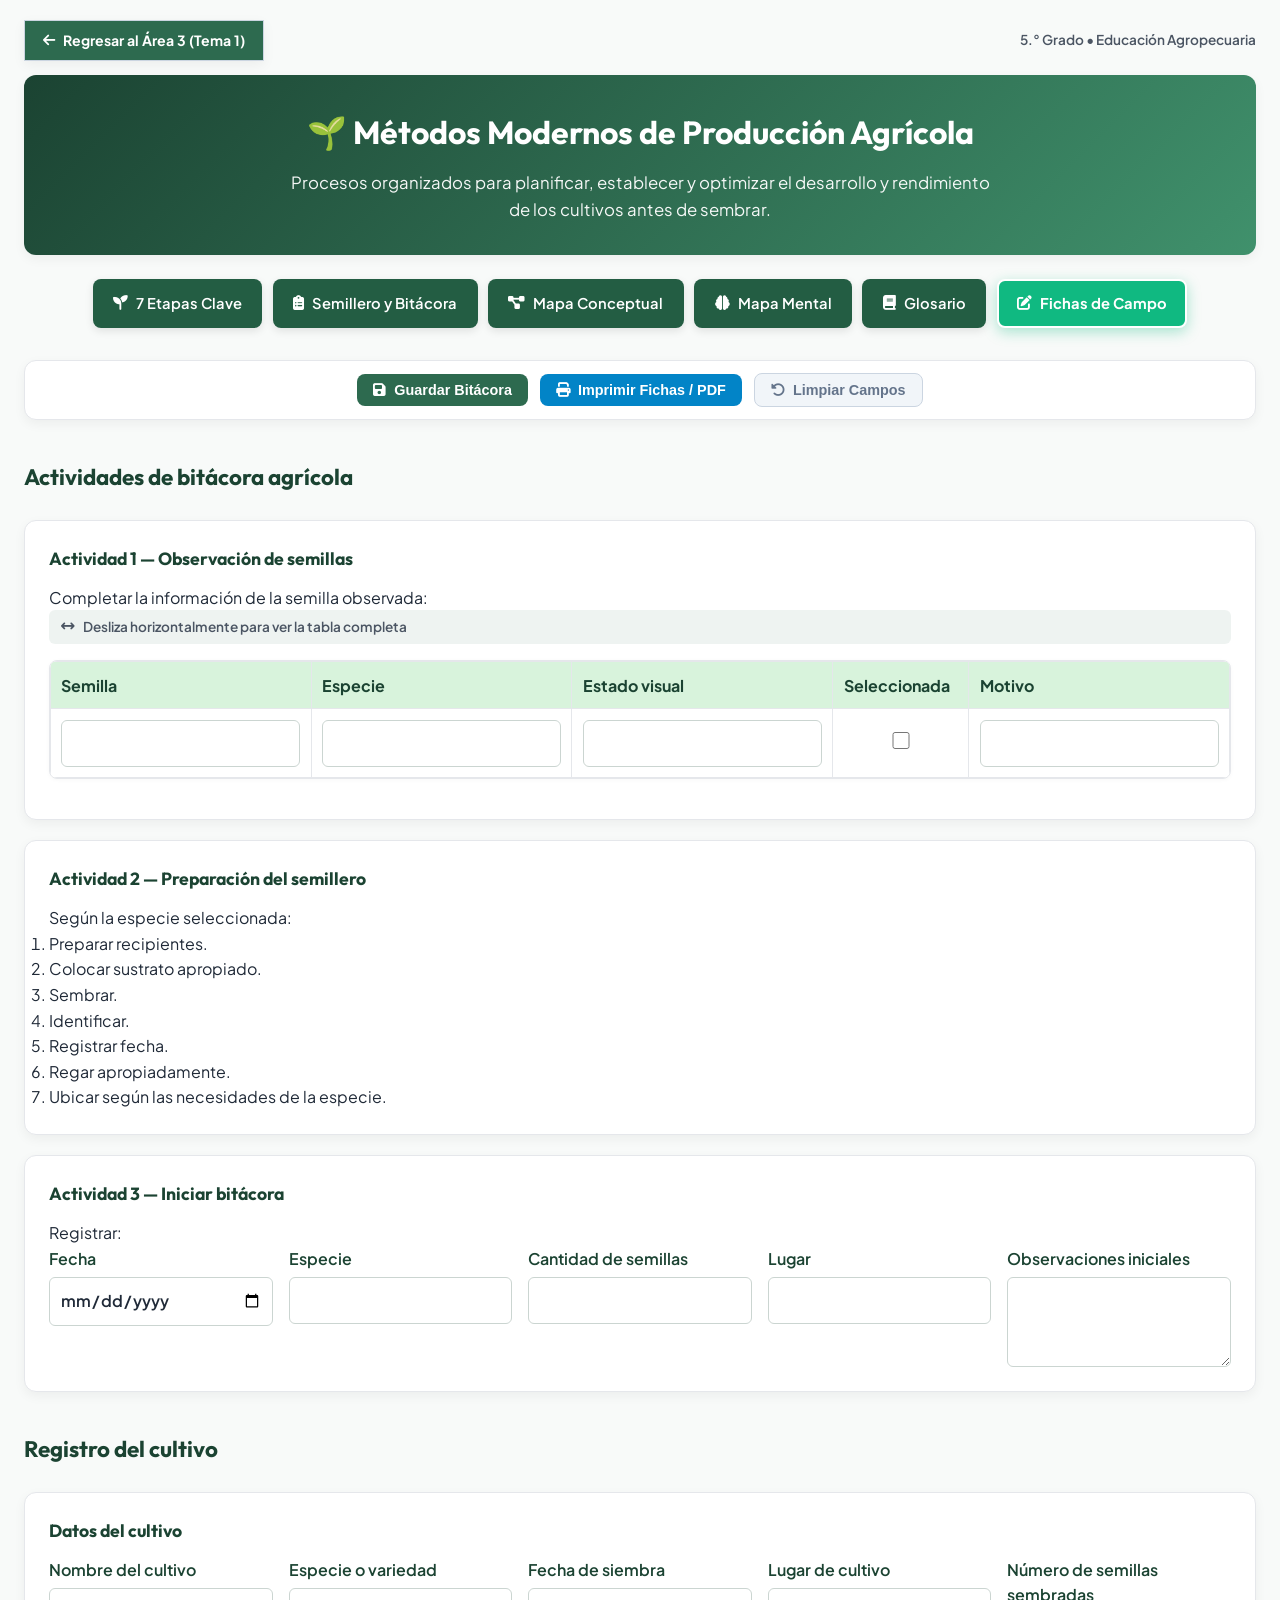
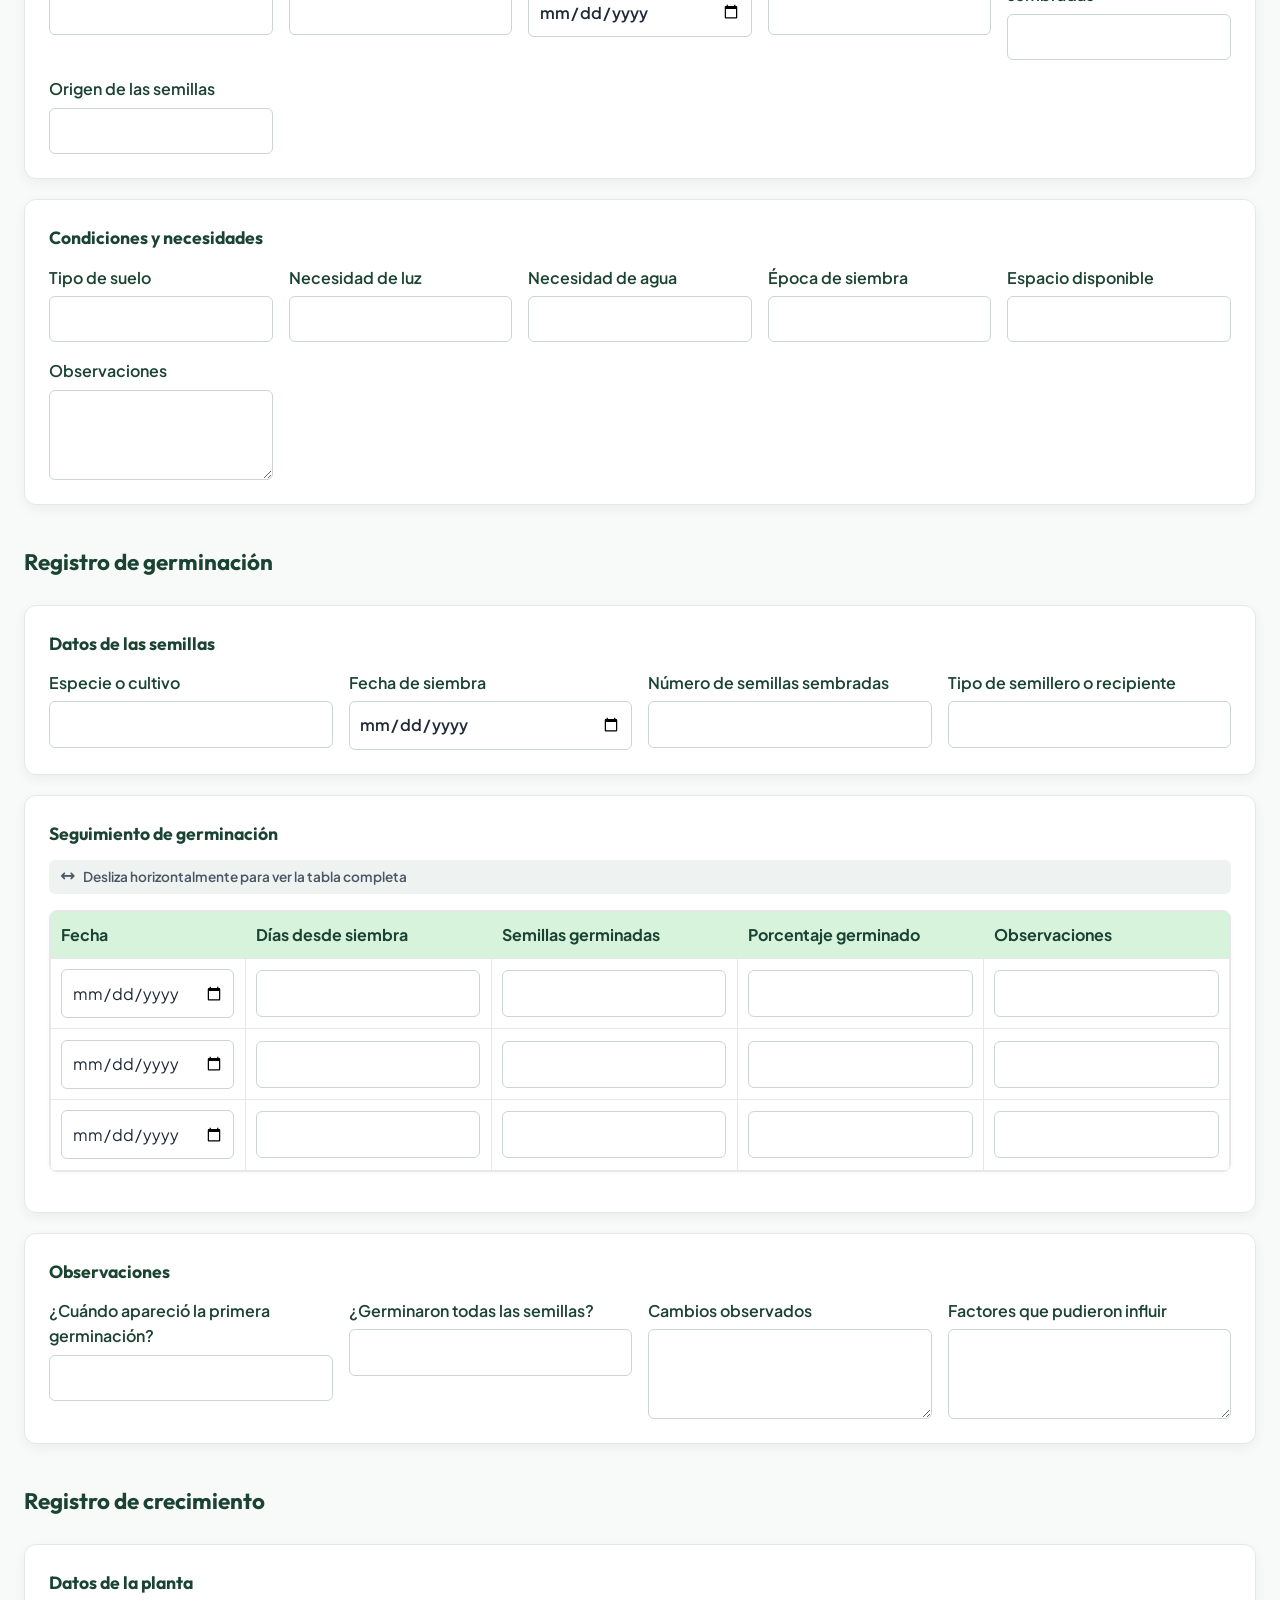
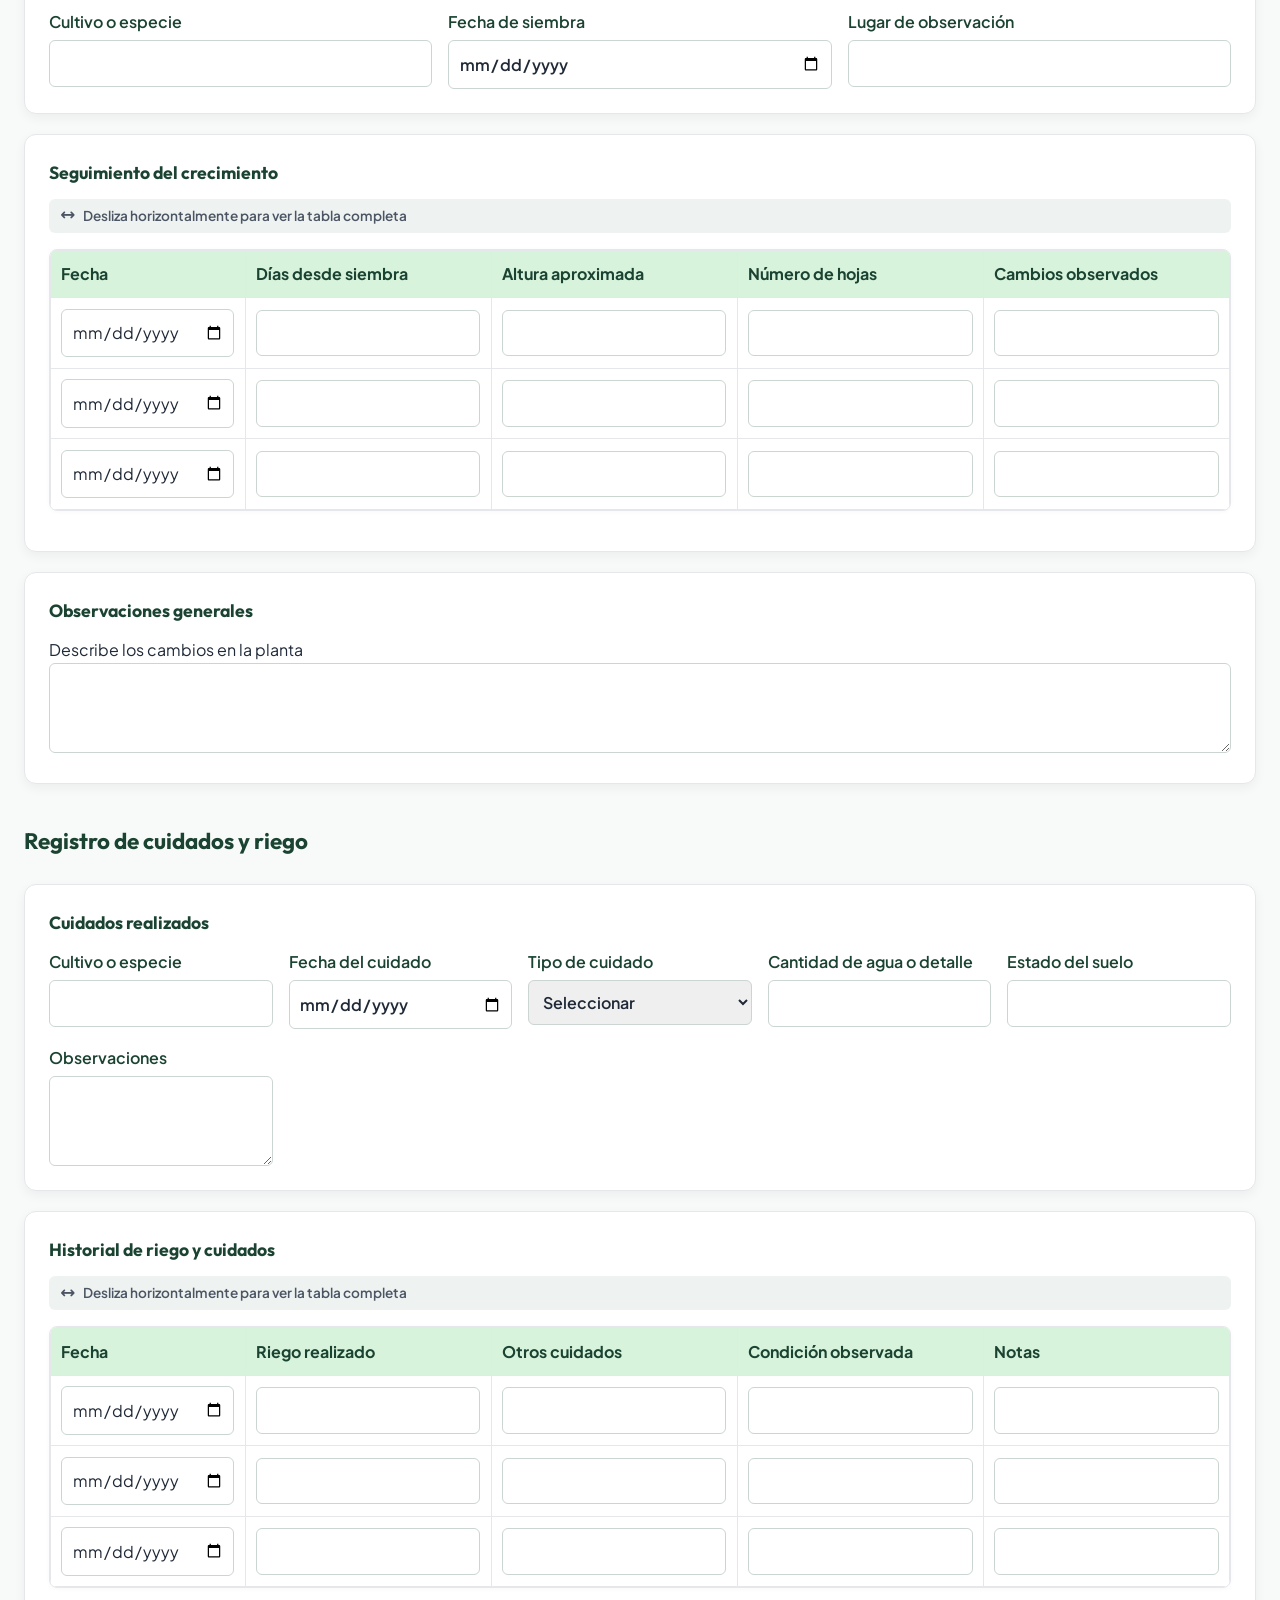
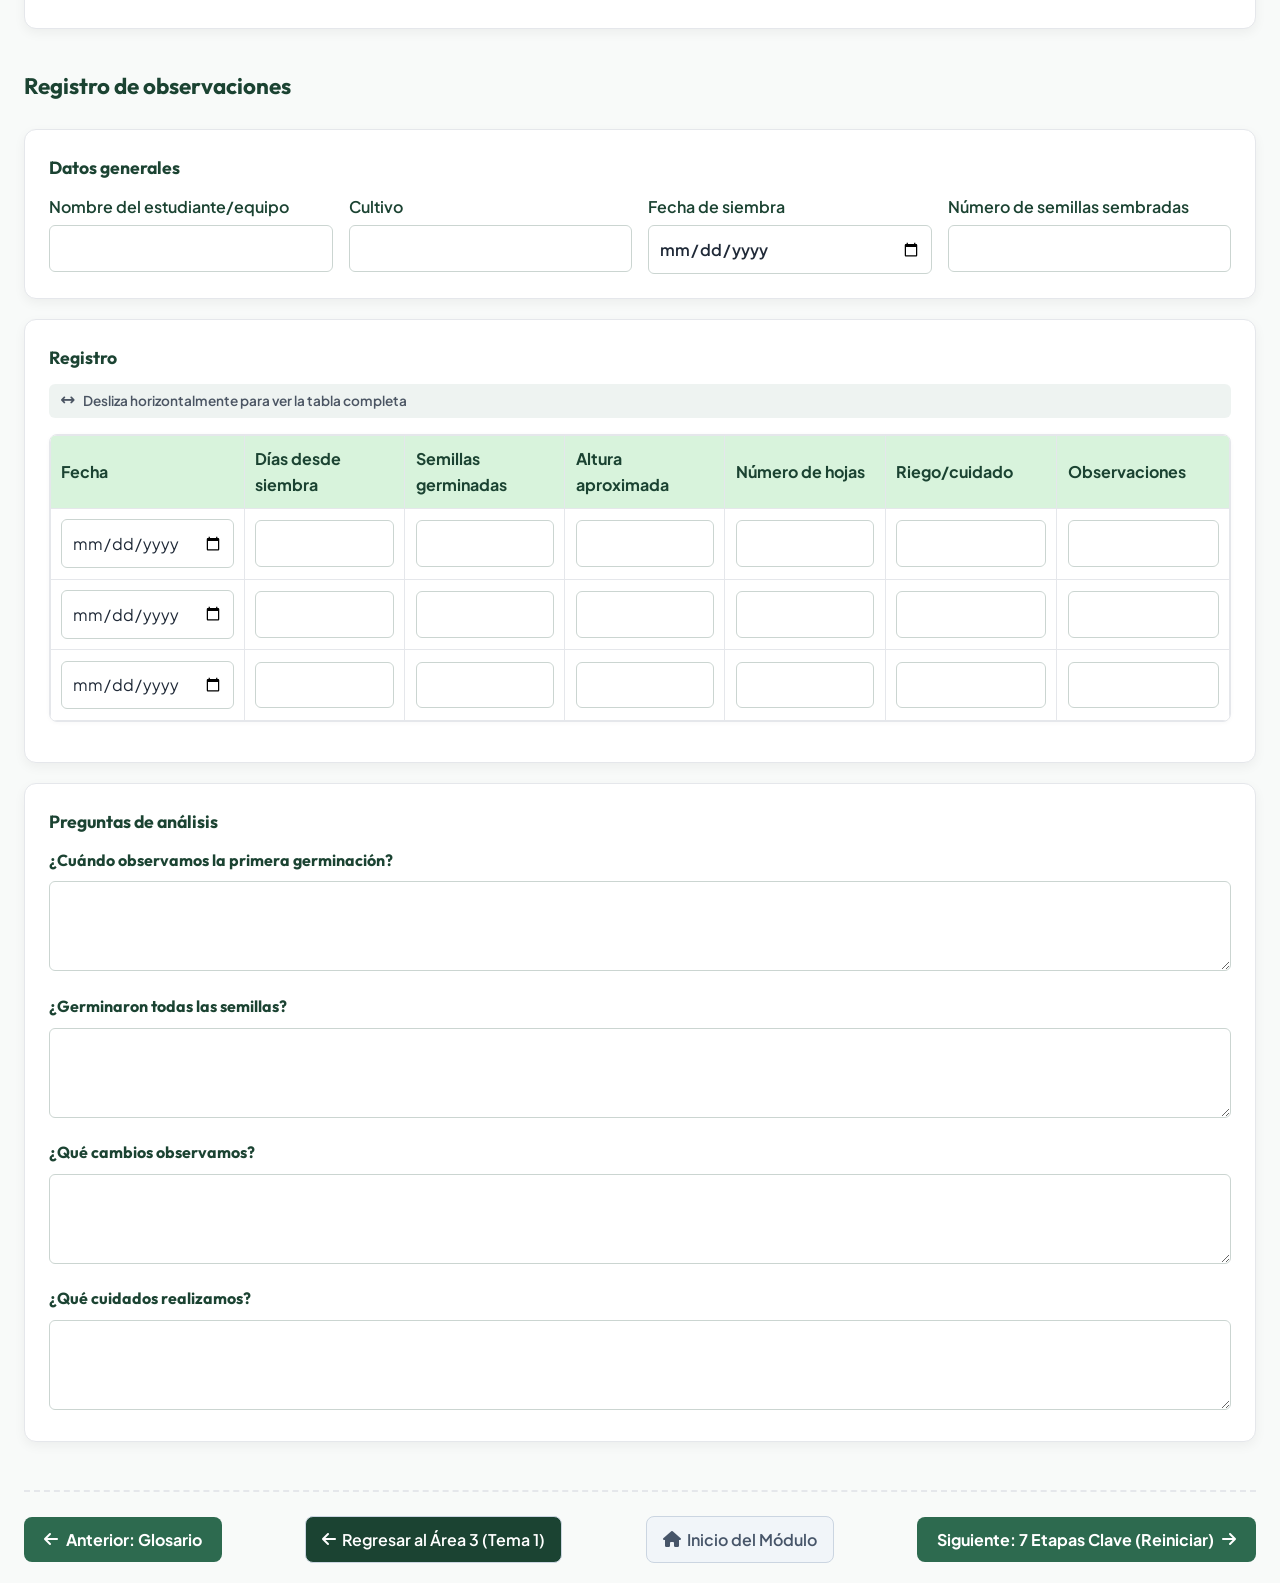
<file: metodos-fichas-campo.html>
<!DOCTYPE html>
<html lang="es">
<head>
  <meta charset="UTF-8">
  <meta name="viewport" content="width=device-width, initial-scale=1.0">
  <title>Fichas de Campo y Registro Escolar | Quinto Grado MEDUCA</title>
  <!-- Google Fonts & FontAwesome Icons -->
  <link rel="preconnect" href="https://fonts.googleapis.com">
  <link rel="preconnect" href="https://fonts.gstatic.com" crossorigin>
  <link href="https://fonts.googleapis.com/css2?family=Outfit:wght@600;700;800&family=Plus+Jakarta+Sans:wght@400;500;600;700&display=swap" rel="stylesheet">
  <link rel="stylesheet" href="https://cdnjs.cloudflare.com/ajax/libs/font-awesome/6.5.1/css/all.min.css">
  <style>

    :root {
      --primary: #2d6a4f;
      --primary-light: #40916c;
      --primary-dark: #1b4332;
      --accent: #d8f3dc;
      --accent-warm: #e9c46a;
      --surface: #ffffff;
      --background: #f8faf9;
      --text-main: #1f2937;
      --text-muted: #4b5563;
      --border: #e5e7eb;
      --shadow: 0 4px 12px rgba(0, 0, 0, 0.05);
      --radius: 12px;
    }

    * {
      box-sizing: border-box;
      margin: 0;
      padding: 0;
    }

    body {
      font-family: system-ui, -apple-system, BlinkMacSystemFont, "Segoe UI", Roboto, sans-serif;
      background-color: var(--background);
      color: var(--text-main);
      line-height: 1.6;
      padding: 1.25rem 0;
      width: 100%;
      margin: 0;
      box-sizing: border-box;
    }

    .container {
      width: 100%;
      max-width: 100%;
      margin: 0 auto;
      padding: 0 1.5rem;
      box-sizing: border-box;
    }

    /* Encabezado */
    .header {
      text-align: center;
      margin-bottom: 2.5rem;
      padding: 2rem 1.5rem;
      background: linear-gradient(135deg, var(--primary-dark), var(--primary-light));
      color: #ffffff;
      border-radius: var(--radius);
      box-shadow: var(--shadow);
    }

    .header h1 {
      font-size: 2rem;
      margin-bottom: 0.75rem;
    }

    .header p {
      font-size: 1.05rem;
      max-width: 720px;
      margin: 0 auto;
      opacity: 0.95;
    }

    .navigation {
      display: flex;
      justify-content: center;
      flex-wrap: wrap;
      gap: 0.75rem;
      margin: -1rem 0 2rem;
    }

    .navigation a {
      display: inline-block;
      padding: 0.7rem 1.2rem;
      background-color: var(--primary);
      color: #ffffff;
      border-radius: 8px;
      font-weight: 600;
      text-decoration: none;
      box-shadow: var(--shadow);
      transition: background-color 0.2s ease;
    }

    .navigation a:hover,
    .navigation a:focus-visible {
      background-color: var(--primary-dark);
    }

    /* Bloque Idea Principal */
    .highlight-card {
      background-color: var(--accent);
      border-left: 5px solid var(--primary);
      padding: 1.25rem 1.5rem;
      border-radius: 8px;
      margin-bottom: 2.5rem;
      display: flex;
      align-items: flex-start;
      gap: 1rem;
    }

    .highlight-card .icon {
      font-size: 1.8rem;
      line-height: 1;
    }

    .highlight-card h3 {
      color: var(--primary-dark);
      margin-bottom: 0.25rem;
      font-size: 1.1rem;
    }

    .highlight-card p {
      color: var(--text-main);
      font-weight: 500;
    }

    /* Grilla de Etapas */
    .section-title {
      font-size: 1.4rem;
      color: var(--primary-dark);
      margin-bottom: 1.5rem;
      display: flex;
      align-items: center;
      gap: 0.5rem;
    }

    .grid {
      display: grid;
      grid-template-columns: repeat(auto-fit, minmax(280px, 1fr));
      gap: 1.25rem;
      margin-bottom: 2.5rem;
    }

    .card {
      background-color: var(--surface);
      border: 1px solid var(--border);
      border-radius: var(--radius);
      padding: 1.5rem;
      box-shadow: var(--shadow);
      display: flex;
      flex-direction: column;
      position: relative;
    }

    .card-badge {
      position: absolute;
      top: 1rem;
      right: 1rem;
      background-color: var(--accent);
      color: var(--primary-dark);
      font-weight: bold;
      width: 28px;
      height: 28px;
      border-radius: 50%;
      display: flex;
      align-items: center;
      justify-content: center;
      font-size: 0.85rem;
    }

    .card h3 {
      font-size: 1.15rem;
      color: var(--primary);
      margin-bottom: 0.5rem;
      padding-right: 2rem;
    }

    .card p {
      color: var(--text-muted);
      font-size: 0.95rem;
      margin-bottom: 0.75rem;
    }

    .video-link {
      display: flex;
      flex-direction: column;
      align-items: stretch;
      gap: 0.4rem;
      margin-bottom: 0.75rem;
      color: var(--primary-dark);
      font-size: 0.9rem;
      font-weight: 600;
      text-decoration: none;
    }

    .video-link:hover,
    .video-link:focus-visible {
      text-decoration: underline;
    }

    .video-thumbnail {
      position: relative;
      display: flex;
      align-items: center;
      justify-content: center;
      width: 100%;
      aspect-ratio: 16 / 9;
      overflow: hidden;
      border-radius: 8px;
      background-color: #0d1f17;
      color: #ffffff;
      text-align: center;
    }

    .video-preview-img {
      position: absolute;
      inset: 0;
      width: 100%;
      height: 100%;
      object-fit: cover;
      transition: transform 0.4s cubic-bezier(0.4, 0, 0.2, 1), filter 0.4s ease;
      z-index: 1;
      display: block;
    }

    .video-overlay-gradient {
      position: absolute;
      inset: 0;
      background: linear-gradient(to top, rgba(0, 0, 0, 0.8) 0%, rgba(0, 0, 0, 0.25) 50%, rgba(0, 0, 0, 0.6) 100%);
      z-index: 2;
      transition: background 0.3s ease;
    }

    .video-link:hover .video-preview-img,
    .bitacora-video-link:hover .video-preview-img {
      transform: scale(1.06);
      filter: brightness(1.08);
    }

    .video-link:hover .video-overlay-gradient,
    .bitacora-video-link:hover .video-overlay-gradient {
      background: linear-gradient(to top, rgba(0, 0, 0, 0.65) 0%, rgba(0, 0, 0, 0.15) 50%, rgba(0, 0, 0, 0.45) 100%);
    }

    .video-thumbnail-title {
      position: absolute;
      top: 0.75rem;
      left: 0.85rem;
      right: 0.85rem;
      color: #ffffff;
      font-size: clamp(0.9rem, 2.5vw, 1.15rem);
      font-weight: 700;
      text-shadow: 0 2px 6px rgba(0, 0, 0, 0.9);
      z-index: 3;
      text-align: left;
    }

    .video-play-icon {
      position: relative;
      z-index: 3;
      display: flex;
      align-items: center;
      justify-content: center;
      width: 3.4rem;
      height: 3.4rem;
      padding-left: 0.25rem;
      border-radius: 50%;
      background-color: #ff0000;
      color: #ffffff;
      font-size: 1.35rem;
      box-shadow: 0 4px 14px rgba(0, 0, 0, 0.5);
      transition: transform 0.3s ease, background-color 0.3s ease, box-shadow 0.3s ease;
    }

    .video-link:hover .video-play-icon,
    .bitacora-video-link:hover .video-play-icon {
      transform: scale(1.15);
      background-color: #cc0000;
      box-shadow: 0 6px 20px rgba(255, 0, 0, 0.55);
    }

    .video-badge-yt {
      position: absolute;
      bottom: 0.65rem;
      right: 0.75rem;
      z-index: 3;
      background: rgba(0, 0, 0, 0.78);
      color: #ffffff;
      font-size: 0.78rem;
      font-weight: 700;
      padding: 3px 8px;
      border-radius: 4px;
      display: flex;
      align-items: center;
      gap: 5px;
      box-shadow: 0 2px 6px rgba(0,0,0,0.4);
    }
    .video-badge-yt i {
      color: #ff0000;
    }

    .video-action,
    .bitacora-video-caption {
      display: block;
      min-height: 44px;
      padding: 0.65rem 0.9rem;
      border-radius: 6px;
      background-color: var(--primary);
      color: #ffffff;
      text-align: center;
      font-weight: 600;
    }

    .video-action {
      transition: background-color 0.2s ease;
    }

    .video-link:hover .video-action,
    .video-link:focus-visible .video-action,
    .bitacora-video-link:hover .bitacora-video-caption,
    .bitacora-video-link:focus-visible .bitacora-video-caption {
      background-color: var(--primary-dark);
    }

    .bitacora-video-caption {
      border-radius: 0;
    }

    .card ul {
      list-style-type: none;
      padding-top: 0.5rem;
      border-top: 1px dashed var(--border);
      margin-top: auto;
    }

    .card ul li {
      font-size: 0.9rem;
      color: var(--text-main);
      padding: 0.25rem 0;
      display: flex;
      align-items: center;
      gap: 0.5rem;
    }

    .card ul li::before {
      content: "✔";
      color: var(--primary-light);
      font-size: 0.75rem;
    }

    /* Sección Bitácora */
    .bitacora-section {
      background-color: var(--surface);
      border: 1px solid var(--border);
      border-radius: var(--radius);
      padding: 1.75rem;
      box-shadow: var(--shadow);
    }

    .bitacora-header {
      display: flex;
      align-items: center;
      gap: 0.75rem;
      margin-bottom: 0.75rem;
    }

    .bitacora-tags {
      display: flex;
      flex-wrap: wrap;
      gap: 0.5rem;
      margin-top: 1rem;
    }

    .tag {
      display: inline-block;
      background-color: #f3f4f6;
      border: 1px solid var(--border);
      padding: 0.35rem 0.75rem;
      border-radius: 20px;
      font-size: 0.85rem;
      font-weight: 500;
      color: var(--text-muted);
    }

    .tag-link {
      text-decoration: none;
    }

    .tag-link:hover,
    .tag-link:focus-visible {
      background-color: var(--accent);
      border-color: var(--primary-light);
      color: var(--primary-dark);
    }

    .bitacora-content {
      display: grid;
      grid-template-columns: repeat(auto-fit, minmax(280px, 1fr));
      gap: 1.5rem;
      margin-top: 1.5rem;
    }

    .bitacora-content h3 {
      color: var(--primary-dark);
      font-size: 1.05rem;
      margin-bottom: 0.75rem;
    }

    .bitacora-content ul,
    .bitacora-content ol {
      padding-left: 1.4rem;
      color: var(--text-muted);
    }

    .bitacora-content li {
      padding: 0.3rem 0;
    }

    .bitacora-content li::marker {
      color: var(--primary-light);
      font-weight: 700;
    }

    .bitacora-content strong {
      color: var(--primary-dark);
    }

    .bitacora-video-caption {
      border-radius: 0;
    }

    .bitacora-video-link {
      display: block;
      width: 100%;
      overflow: hidden;
      border-radius: var(--radius);
      box-shadow: var(--shadow);
      color: #ffffff;
      text-decoration: none;
    }

    .bitacora-video-link img {
      display: block;
      width: 100%;
      aspect-ratio: 16 / 9;
      object-fit: cover;
    }

    .bitacora-video-link:focus-visible {
      outline: 3px solid var(--primary-light);
      outline-offset: 3px;
    }

    .extra-section {
      margin-top: 2.5rem;
      scroll-margin-top: 1rem;
    }

    .extra-card {
      margin-bottom: 1.25rem;
      padding: 1.5rem;
      background-color: var(--surface);
      border: 1px solid var(--border);
      border-radius: var(--radius);
      box-shadow: var(--shadow);
      width: 100%;
      max-width: 100%;
      box-sizing: border-box;
      overflow: hidden;
    }

    .extra-card h3 {
      color: var(--primary-dark);
      font-size: 1.1rem;
      margin-bottom: 0.75rem;
    }

    .glossary-grid {
      display: grid;
      grid-template-columns: repeat(auto-fit, minmax(250px, 1fr));
      gap: 1rem;
    }

    .glossary-entry {
      background-color: var(--surface);
      border: 1px solid var(--border);
      border-left: 4px solid var(--primary-light);
      border-radius: 8px;
      padding: 1rem 1.25rem;
      box-shadow: var(--shadow);
    }

    .glossary-entry h3 {
      color: var(--primary-dark);
      font-size: 1rem;
      margin-bottom: 0.35rem;
    }

    .glossary-entry p {
      color: var(--text-muted);
      font-size: 0.95rem;
    }

    .diagram-card {
      overflow-x: auto;
      padding: 1rem;
      background-color: var(--surface);
      border: 1px solid var(--border);
      border-radius: var(--radius);
      box-shadow: var(--shadow);
    }

    .diagram-card svg {
      display: block;
      width: 100%;
      min-width: 900px;
      height: auto;
    }

    .flow-connector {
      fill: none;
      stroke: var(--primary-light);
      stroke-width: 3;
    }

    .flow-node {
      fill: var(--accent);
      stroke: var(--primary);
      stroke-width: 2;
    }

    .flow-node-main {
      fill: var(--primary-dark);
      stroke: var(--primary-dark);
    }

    .flow-node-final {
      fill: #e9c46a;
      stroke: #9c6615;
    }

    .flow-label {
      fill: var(--primary-dark);
      font-size: 16px;
      font-weight: 600;
      text-anchor: middle;
      dominant-baseline: middle;
    }

    .flow-label-main {
      fill: #ffffff;
      font-size: 19px;
      font-weight: 700;
    }

    .mindmap-svg {
      display: block;
      width: 100%;
      min-width: 850px;
      height: auto;
    }

    .mind-branch {
      fill: none;
      stroke-width: 4;
      stroke-linecap: round;
    }

    .branch-seed { stroke: #40916c; }
    .branch-terrain { stroke: #e9a23b; }
    .branch-crop { stroke: #6284c7; }
    .branch-time { stroke: #be6b9b; }
    .branch-followup { stroke: #829447; }

    .mind-root {
      fill: var(--primary-dark);
      stroke: var(--primary-dark);
      stroke-width: 2;
    }

    .mind-category { stroke-width: 2; }
    .category-seed { fill: #d8f3dc; stroke: #40916c; }
    .category-terrain { fill: #fff0d6; stroke: #e9a23b; }
    .category-crop { fill: #e5ecfb; stroke: #6284c7; }
    .category-time { fill: #f8e5ef; stroke: #be6b9b; }
    .category-followup { fill: #edf0dc; stroke: #829447; }

    .mind-leaf {
      fill: #ffffff;
      stroke-width: 2;
    }

    .mind-label {
      fill: var(--primary-dark);
      font-size: 16px;
      font-weight: 600;
      text-anchor: middle;
      dominant-baseline: middle;
    }

    .mind-root-label {
      fill: #ffffff;
      font-size: 20px;
      font-weight: 700;
    }

    .form-fields {
      display: grid;
      grid-template-columns: repeat(auto-fit, minmax(220px, 1fr));
      gap: 1rem;
    }

    .form-fields label,
    .record-fields label {
      display: flex;
      flex-direction: column;
      gap: 0.35rem;
      color: var(--primary-dark);
      font-weight: 600;
    }

    .extra-card input,
    .extra-card select,
    .extra-card textarea {
      width: 100%;
      padding: 0.6rem;
      border: 1px solid #cbd5d1;
      border-radius: 6px;
      font: inherit;
      color: var(--text-main);
    }

    .extra-card textarea {
      min-height: 90px;
      resize: vertical;
    }

    .table-wrapper {
      width: 100%;
      max-width: 100%;
      box-sizing: border-box;
      overflow-x: auto;
      -webkit-overflow-scrolling: touch;
      margin: 1rem 0;
      border-radius: 8px;
      border: 1px solid var(--border);
      background: #ffffff;
      box-shadow: 0 1px 4px rgba(0, 0, 0, 0.03);
      display: block;
    }

    .record-table {
      width: 100%;
      min-width: 600px;
      border-collapse: collapse;
      margin: 0;
    }

    .record-table th,
    .record-table td {
      padding: 0.65rem;
      border: 1px solid var(--border);
      text-align: left;
      vertical-align: middle;
    }

    .record-table th {
      background-color: var(--accent);
      color: var(--primary-dark);
    }

    .record-table input { min-width: 100px; }

    .record-fields {
      display: grid;
      grid-template-columns: repeat(auto-fit, minmax(220px, 1fr));
      gap: 1rem;
    }

    .record-fields textarea { min-height: 90px; }

    .checkbox-cell { text-align: center !important; }
    .checkbox-cell input { width: 1.1rem; height: 1.1rem; accent-color: var(--primary); }

    .analysis-question { margin-top: 1rem; }
    .analysis-question:first-of-type { margin-top: 0; }
    .analysis-question h3 { margin-bottom: 0.5rem; font-size: 1rem; }

    .back-to-top {
      display: inline-block;
      margin-top: 1rem;
      color: var(--primary-dark);
      font-weight: 600;
    }

    .extra-section section[id] { scroll-margin-top: 1rem; }

    .questions-box {
      background: #fdfaf3;
      border: 1px solid var(--accent-warm);
      padding: 1rem;
      border-radius: 8px;
      margin-top: 1rem;
    }

    .questions-box strong {
      color: #9c6615;
    }


    /* Mejoras de Tipografía e Interfaz */
    body {
      font-family: 'Plus Jakarta Sans', system-ui, -apple-system, sans-serif;
    }
    h1, h2, h3, h4 {
      font-family: 'Outfit', sans-serif;
    }

    /* Barra de herramientas para el estudiante */
    .student-toolbar {
      display: flex;
      align-items: center;
      justify-content: center;
      gap: 12px;
      flex-wrap: wrap;
      background: #ffffff;
      border: 1.5px solid var(--border);
      padding: 12px 18px;
      border-radius: var(--radius);
      box-shadow: var(--shadow);
      margin-bottom: 2rem;
    }

    .btn-tool {
      display: inline-flex;
      align-items: center;
      gap: 8px;
      padding: 8px 16px;
      border-radius: 8px;
      font-size: 0.9rem;
      font-weight: 700;
      cursor: pointer;
      border: none;
      transition: all 0.2s ease;
    }

    .btn-save {
      background: var(--primary);
      color: #ffffff;
    }
    .btn-save:hover {
      background: var(--primary-dark);
      transform: translateY(-2px);
    }

    .btn-print {
      background: #0284c7;
      color: #ffffff;
    }
    .btn-print:hover {
      background: #0369a1;
      transform: translateY(-2px);
    }

    .btn-reset {
      background: #f1f5f9;
      color: #64748b;
      border: 1px solid #cbd5e1;
    }
    .btn-reset:hover {
      background: #fee2e2;
      color: #dc2626;
      border-color: #fca5a5;
    }

    .save-status {
      font-size: 0.85rem;
      color: #16a34a;
      font-weight: 700;
      display: none;
      align-items: center;
      gap: 6px;
    }
    .save-status.visible {
      display: inline-flex;
    }

    /* Indicador de desplazamiento para diagramas */
    .scroll-hint {
      display: flex;
      align-items: center;
      gap: 8px;
      color: var(--text-muted);
      font-size: 0.85rem;
      font-weight: 600;
      margin-bottom: 8px;
      background: rgba(45, 106, 79, 0.08);
      padding: 6px 12px;
      border-radius: 6px;
    }

    /* Tarjetas Interactivas con Hover Suave */
    .card {
      transition: transform 0.25s ease, box-shadow 0.25s ease, border-color 0.25s ease;
    }
    .card:hover {
      transform: translateY(-4px);
      box-shadow: 0 8px 24px rgba(0, 0, 0, 0.08);
      border-color: var(--primary-light);
    }

    /* Estilos de Impresión */
    @media print {
      body {
        background: #ffffff !important;
        color: #000000 !important;
        padding: 0 !important;
      }
      .navigation, .student-toolbar, .back-to-top, .video-link, .bitacora-video-link, .scroll-hint {
        display: none !important;
      }
      .card, .bitacora-section, .extra-card, .glossary-entry, .diagram-card {
        box-shadow: none !important;
        border: 1px solid #ccc !important;
        break-inside: avoid;
      }
      .header {
        background: none !important;
        color: #000 !important;
        border-bottom: 2px solid #2d6a4f !important;
        border-radius: 0 !important;
        padding: 10px 0 !important;
      }
    }
  
    /* Navegación por Subpáginas */
    .navigation {
      display: flex;
      justify-content: center;
      flex-wrap: wrap;
      gap: 0.65rem;
      margin: -1rem 0 2rem;
    }

    .navigation a {
      display: inline-flex;
      align-items: center;
      gap: 8px;
      padding: 0.65rem 1.15rem;
      background-color: #235d43;
      color: #ffffff;
      border-radius: 8px;
      font-weight: 600;
      font-size: 0.92rem;
      text-decoration: none;
      box-shadow: 0 3px 8px rgba(0, 0, 0, 0.1);
      transition: all 0.2s ease;
      border: 2px solid transparent;
    }

    .navigation a:hover,
    .navigation a:focus-visible {
      background-color: #1b4332;
      transform: translateY(-2px);
      box-shadow: 0 5px 12px rgba(0, 0, 0, 0.15);
    }

    .navigation a.active {
      background-color: #10b981;
      color: #ffffff;
      border-color: #ffffff;
      box-shadow: 0 4px 14px rgba(16, 185, 129, 0.35);
      font-weight: 700;
    }

    /* Footer de Navegación entre Subpáginas */
    .subpage-nav-footer {
      display: flex;
      justify-content: space-between;
      align-items: center;
      gap: 12px;
      margin-top: 3rem;
      padding-top: 1.5rem;
      border-top: 2px dashed var(--border);
      flex-wrap: wrap;
    }
    .btn-subpage-nav {
      display: inline-flex;
      align-items: center;
      gap: 8px;
      padding: 10px 20px;
      background: var(--primary);
      color: #ffffff;
      border-radius: 8px;
      font-weight: 700;
      text-decoration: none;
      transition: all 0.2s ease;
    }
    .btn-subpage-nav:hover {
      background: var(--primary-dark);
      transform: translateY(-2px);
    }
    .btn-subpage-home {
      display: inline-flex;
      align-items: center;
      gap: 6px;
      padding: 10px 16px;
      background: #f1f5f9;
      color: #475569;
      border-radius: 8px;
      font-weight: 600;
      text-decoration: none;
      border: 1px solid #cbd5e1;
    }
    .btn-subpage-home:hover {
      background: #e2e8f0;
      color: #0f172a;
    }

  
    /* Optimizacion para dispositivos moviles - Ancho Completo Ajustado */
    @media (max-width: 768px) {
      body {
        padding: 0.5rem 0;
        width: 100%;
      }
      .container {
        padding: 0 0.6rem;
        width: 100%;
        max-width: 100%;
      }
      .header {
        margin-bottom: 0.85rem;
        padding: 0.85rem 0.75rem;
        border-radius: 10px;
        width: 100%;
      }
      .header h1 {
        font-size: 1.25rem;
        margin-bottom: 0.25rem;
      }
      .header p {
        font-size: 0.82rem;
        line-height: 1.35;
        max-width: 100%;
      }
      .navigation {
        margin: -0.25rem 0 1rem;
        gap: 0.4rem;
        display: flex;
        overflow-x: auto;
        flex-wrap: nowrap;
        justify-content: flex-start;
        padding-bottom: 6px;
        -webkit-overflow-scrolling: touch;
        width: 100%;
      }
      .navigation a {
        padding: 0.45rem 0.8rem;
        font-size: 0.8rem;
        white-space: nowrap;
        flex-shrink: 0;
      }
      .highlight-card {
        padding: 0.85rem 1rem;
        margin-bottom: 1.25rem;
        width: 100%;
      }
            .table-wrapper {
        margin: 0.75rem 0;
        border-radius: 6px;
      }
      .record-table {
        min-width: 520px;
        font-size: 0.82rem;
      }
      .record-table th,
      .record-table td {
        padding: 6px 8px;
      }
      .record-table input {
        min-width: 75px;
        padding: 5px 8px;
        font-size: 0.82rem;
      }
.card, .semillero-hero-card, .bitacora-card-detail, .extra-card {
        padding: 1.15rem 1rem !important;
        width: 100% !important;
      }
      .card-body-row {
        grid-template-columns: 1fr;
        gap: 1rem;
      }
      .card-header-block {
        padding-right: 2.2rem;
      }
      .card-badge {
        top: 0.75rem;
        right: 0.75rem;
        width: 26px;
        height: 26px;
        font-size: 0.8rem;
      }
      .btn-subpage-home, .btn-subpage-nav {
        padding: 0.5rem 0.9rem;
        font-size: 0.82rem;
      }
      .subpage-nav-footer {
        flex-direction: column;
        align-items: stretch;
        gap: 8px;
      }
      .subpage-nav-footer a {
        justify-content: center;
        text-align: center;
      }
    }

  </style>
</head>
<body>

  <div class="container">
    <!-- BOTÓN PARA REGRESAR A ÁREA 3 (TEMA 1) -->
    <div style="margin-bottom: 14px; display: flex; align-items: center; justify-content: space-between; flex-wrap: wrap; gap: 10px;">
      <a href="index.html#quinto-area3-tema1" target="_top" onclick="regresarArea3Tema1(event)" class="btn-subpage-home" style="background: var(--primary); color: #ffffff; text-decoration: none; padding: 8px 18px; border-radius: var(--radius-pill); font-weight: 700; font-size: 0.88rem; display: inline-flex; align-items: center; gap: 8px; box-shadow: var(--shadow);">
        <i class="fa-solid fa-arrow-left"></i> Regresar al Área 3 (Tema 1)
      </a>
      <span style="font-size: 0.85rem; color: var(--text-muted); font-weight: 600;">5.° Grado • Educación Agropecuaria</span>
    </div>

    <header class="header" id="inicio">
      <h1>🌱 Métodos Modernos de Producción Agrícola</h1>
      <p>Procesos organizados para planificar, establecer y optimizar el desarrollo y rendimiento de los cultivos antes de sembrar.</p>
    </header>

    <nav class="navigation" aria-label="Navegación de Subpáginas">
      <a href="metodos-etapas.html" class=""><i class="fa-solid fa-seedling"></i> 7 Etapas Clave</a>
      <a href="metodos-semillero.html" class=""><i class="fa-solid fa-clipboard-list"></i> Semillero y Bitácora</a>
      <a href="metodos-mapa-conceptual.html" class=""><i class="fa-solid fa-diagram-project"></i> Mapa Conceptual</a>
      <a href="metodos-mapa-mental.html" class=""><i class="fa-solid fa-brain"></i> Mapa Mental</a>
      <a href="metodos-glosario.html" class=""><i class="fa-solid fa-book"></i> Glosario</a>
      <a href="metodos-fichas-campo.html" class=" active"><i class="fa-solid fa-pen-to-square"></i> Fichas de Campo</a>
    </nav>

        <!-- Barra de Herramientas Estudiantil -->
    <div class="student-toolbar">
      <button type="button" onclick="guardarDatosEstudiante()" class="btn-tool btn-save">
        <i class="fa-solid fa-floppy-disk"></i> Guardar Bitácora
      </button>
      <button type="button" onclick="window.print()" class="btn-tool btn-print">
        <i class="fa-solid fa-print"></i> Imprimir Fichas / PDF
      </button>
      <button type="button" onclick="limpiarDatosEstudiante()" class="btn-tool btn-reset">
        <i class="fa-solid fa-rotate-left"></i> Limpiar Campos
      </button>
      <span id="saveStatus" class="save-status">
        <i class="fa-solid fa-circle-check"></i> Registros guardados en este equipo
      </span>
    </div>
<section class="extra-section" id="actividades-bitacora" aria-labelledby="actividades-title">
      <h2 class="section-title" id="actividades-title">Actividades de bitácora agrícola</h2>
      <section class="extra-card" aria-labelledby="actividad-1">
        <h3 id="actividad-1">Actividad 1 — Observación de semillas</h3>
        <p>Completar la información de la semilla observada:</p>
        <div class="scroll-hint"><i class="fa-solid fa-arrows-left-right"></i> Desliza horizontalmente para ver la tabla completa</div>
        <div class="table-wrapper">
          <table class="record-table">
            <thead>
              <tr>
                <th scope="col">Semilla</th>
                <th scope="col">Especie</th>
                <th scope="col">Estado visual</th>
                <th scope="col">Seleccionada</th>
                <th scope="col">Motivo</th>
              </tr>
            </thead>
            <tbody>
              <tr>
                <td><input type="text" aria-label="Semilla"></td>
                <td><input type="text" aria-label="Especie"></td>
                <td><input type="text" aria-label="Estado visual"></td>
                <td class="checkbox-cell"><input type="checkbox" aria-label="Semilla seleccionada"></td>
                <td><input type="text" aria-label="Motivo"></td>
              </tr>
            </tbody>
          </table>
        </div>
      </section>
      <section class="extra-card" aria-labelledby="actividad-2">
        <h3 id="actividad-2">Actividad 2 — Preparación del semillero</h3>
        <p>Según la especie seleccionada:</p>
        <ol>
          <li>Preparar recipientes.</li>
          <li>Colocar sustrato apropiado.</li>
          <li>Sembrar.</li>
          <li>Identificar.</li>
          <li>Registrar fecha.</li>
          <li>Regar apropiadamente.</li>
          <li>Ubicar según las necesidades de la especie.</li>
        </ol>
      </section>
      <section class="extra-card" aria-labelledby="actividad-3">
        <h3 id="actividad-3">Actividad 3 — Iniciar bitácora</h3>
        <p>Registrar:</p>
        <div class="record-fields">
          <label>Fecha<input type="date"></label>
          <label>Especie<input type="text"></label>
          <label>Cantidad de semillas<input type="number" min="0"></label>
          <label>Lugar<input type="text"></label>
          <label>Observaciones iniciales<textarea></textarea></label>
        </div>
      </section>
      
    </section>

    <section class="extra-section" id="registro-cultivo" aria-labelledby="cultivo-title">
      <h2 class="section-title" id="cultivo-title">Registro del cultivo</h2>
      <section class="extra-card" aria-labelledby="datos-cultivo">
        <h3 id="datos-cultivo">Datos del cultivo</h3>
        <div class="form-fields">
          <label>Nombre del cultivo<input type="text"></label>
          <label>Especie o variedad<input type="text"></label>
          <label>Fecha de siembra<input type="date"></label>
          <label>Lugar de cultivo<input type="text"></label>
          <label>Número de semillas sembradas<input type="number" min="0"></label>
          <label>Origen de las semillas<input type="text"></label>
        </div>
      </section>
      <section class="extra-card" aria-labelledby="condiciones-cultivo">
        <h3 id="condiciones-cultivo">Condiciones y necesidades</h3>
        <div class="form-fields">
          <label>Tipo de suelo<input type="text"></label>
          <label>Necesidad de luz<input type="text"></label>
          <label>Necesidad de agua<input type="text"></label>
          <label>Época de siembra<input type="text"></label>
          <label>Espacio disponible<input type="text"></label>
          <label>Observaciones<textarea></textarea></label>
        </div>
      </section>
      
    </section>

    <section class="extra-section" id="registro-germinacion" aria-labelledby="germinacion-title">
      <h2 class="section-title" id="germinacion-title">Registro de germinación</h2>
      <section class="extra-card" aria-labelledby="datos-semillas">
        <h3 id="datos-semillas">Datos de las semillas</h3>
        <div class="form-fields">
          <label>Especie o cultivo<input type="text"></label>
          <label>Fecha de siembra<input type="date"></label>
          <label>Número de semillas sembradas<input type="number" min="0"></label>
          <label>Tipo de semillero o recipiente<input type="text"></label>
        </div>
      </section>
      <section class="extra-card" aria-labelledby="seguimiento-germinacion">
        <h3 id="seguimiento-germinacion">Seguimiento de germinación</h3>
        <div class="scroll-hint"><i class="fa-solid fa-arrows-left-right"></i> Desliza horizontalmente para ver la tabla completa</div>
        <div class="table-wrapper">
          <table class="record-table">
            <thead>
              <tr>
                <th scope="col">Fecha</th>
                <th scope="col">Días desde siembra</th>
                <th scope="col">Semillas germinadas</th>
                <th scope="col">Porcentaje germinado</th>
                <th scope="col">Observaciones</th>
              </tr>
            </thead>
            <tbody>
              <tr>
                <td><input type="date" aria-label="Fecha de observación de germinación"></td>
                <td><input type="number" min="0" aria-label="Días desde siembra"></td>
                <td><input type="number" min="0" aria-label="Semillas germinadas"></td>
                <td><input type="text" aria-label="Porcentaje germinado"></td>
                <td><input type="text" aria-label="Observaciones de germinación"></td>
              </tr>
              <tr>
                <td><input type="date" aria-label="Fecha de observación de germinación"></td>
                <td><input type="number" min="0" aria-label="Días desde siembra"></td>
                <td><input type="number" min="0" aria-label="Semillas germinadas"></td>
                <td><input type="text" aria-label="Porcentaje germinado"></td>
                <td><input type="text" aria-label="Observaciones de germinación"></td>
              </tr>
              <tr>
                <td><input type="date" aria-label="Fecha de observación de germinación"></td>
                <td><input type="number" min="0" aria-label="Días desde siembra"></td>
                <td><input type="number" min="0" aria-label="Semillas germinadas"></td>
                <td><input type="text" aria-label="Porcentaje germinado"></td>
                <td><input type="text" aria-label="Observaciones de germinación"></td>
              </tr>
            </tbody>
          </table>
        </div>
      </section>
      <section class="extra-card" aria-labelledby="analisis-germinacion">
        <h3 id="analisis-germinacion">Observaciones</h3>
        <div class="form-fields">
          <label>¿Cuándo apareció la primera germinación?<input type="text"></label>
          <label>¿Germinaron todas las semillas?<input type="text"></label>
          <label>Cambios observados<textarea></textarea></label>
          <label>Factores que pudieron influir<textarea></textarea></label>
        </div>
      </section>
      
    </section>

    <section class="extra-section" id="registro-crecimiento" aria-labelledby="crecimiento-title">
      <h2 class="section-title" id="crecimiento-title">Registro de crecimiento</h2>
      <section class="extra-card" aria-labelledby="datos-planta">
        <h3 id="datos-planta">Datos de la planta</h3>
        <div class="form-fields">
          <label>Cultivo o especie<input type="text"></label>
          <label>Fecha de siembra<input type="date"></label>
          <label>Lugar de observación<input type="text"></label>
        </div>
      </section>
      <section class="extra-card" aria-labelledby="seguimiento-crecimiento">
        <h3 id="seguimiento-crecimiento">Seguimiento del crecimiento</h3>
        <div class="scroll-hint"><i class="fa-solid fa-arrows-left-right"></i> Desliza horizontalmente para ver la tabla completa</div>
        <div class="table-wrapper">
          <table class="record-table">
            <thead>
              <tr>
                <th scope="col">Fecha</th>
                <th scope="col">Días desde siembra</th>
                <th scope="col">Altura aproximada</th>
                <th scope="col">Número de hojas</th>
                <th scope="col">Cambios observados</th>
              </tr>
            </thead>
            <tbody>
              <tr>
                <td><input type="date" aria-label="Fecha de observación del crecimiento"></td>
                <td><input type="number" min="0" aria-label="Días desde siembra"></td>
                <td><input type="text" aria-label="Altura aproximada"></td>
                <td><input type="number" min="0" aria-label="Número de hojas"></td>
                <td><input type="text" aria-label="Cambios observados"></td>
              </tr>
              <tr>
                <td><input type="date" aria-label="Fecha de observación del crecimiento"></td>
                <td><input type="number" min="0" aria-label="Días desde siembra"></td>
                <td><input type="text" aria-label="Altura aproximada"></td>
                <td><input type="number" min="0" aria-label="Número de hojas"></td>
                <td><input type="text" aria-label="Cambios observados"></td>
              </tr>
              <tr>
                <td><input type="date" aria-label="Fecha de observación del crecimiento"></td>
                <td><input type="number" min="0" aria-label="Días desde siembra"></td>
                <td><input type="text" aria-label="Altura aproximada"></td>
                <td><input type="number" min="0" aria-label="Número de hojas"></td>
                <td><input type="text" aria-label="Cambios observados"></td>
              </tr>
            </tbody>
          </table>
        </div>
      </section>
      <section class="extra-card" aria-labelledby="notas-crecimiento">
        <h3 id="notas-crecimiento">Observaciones generales</h3>
        <label>Describe los cambios en la planta<textarea></textarea></label>
      </section>
      
    </section>

    <section class="extra-section" id="registro-cuidados" aria-labelledby="cuidados-title">
      <h2 class="section-title" id="cuidados-title">Registro de cuidados y riego</h2>
      <section class="extra-card" aria-labelledby="rutina-cuidados">
        <h3 id="rutina-cuidados">Cuidados realizados</h3>
        <div class="form-fields">
          <label>Cultivo o especie<input type="text"></label>
          <label>Fecha del cuidado<input type="date"></label>
          <label>Tipo de cuidado
            <select>
              <option value="">Seleccionar</option>
              <option>Riego</option>
              <option>Control de malezas</option>
              <option>Revisión de plagas</option>
              <option>Abono o fertilización</option>
              <option>Otro</option>
            </select>
          </label>
          <label>Cantidad de agua o detalle<input type="text"></label>
          <label>Estado del suelo<input type="text"></label>
          <label>Observaciones<textarea></textarea></label>
        </div>
      </section>
      <section class="extra-card" aria-labelledby="historial-cuidados">
        <h3 id="historial-cuidados">Historial de riego y cuidados</h3>
        <div class="scroll-hint"><i class="fa-solid fa-arrows-left-right"></i> Desliza horizontalmente para ver la tabla completa</div>
        <div class="table-wrapper">
          <table class="record-table">
            <thead>
              <tr>
                <th scope="col">Fecha</th>
                <th scope="col">Riego realizado</th>
                <th scope="col">Otros cuidados</th>
                <th scope="col">Condición observada</th>
                <th scope="col">Notas</th>
              </tr>
            </thead>
            <tbody>
              <tr>
                <td><input type="date" aria-label="Fecha del cuidado"></td>
                <td><input type="text" aria-label="Riego realizado"></td>
                <td><input type="text" aria-label="Otros cuidados"></td>
                <td><input type="text" aria-label="Condición observada"></td>
                <td><input type="text" aria-label="Notas del cuidado"></td>
              </tr>
              <tr>
                <td><input type="date" aria-label="Fecha del cuidado"></td>
                <td><input type="text" aria-label="Riego realizado"></td>
                <td><input type="text" aria-label="Otros cuidados"></td>
                <td><input type="text" aria-label="Condición observada"></td>
                <td><input type="text" aria-label="Notas del cuidado"></td>
              </tr>
              <tr>
                <td><input type="date" aria-label="Fecha del cuidado"></td>
                <td><input type="text" aria-label="Riego realizado"></td>
                <td><input type="text" aria-label="Otros cuidados"></td>
                <td><input type="text" aria-label="Condición observada"></td>
                <td><input type="text" aria-label="Notas del cuidado"></td>
              </tr>
            </tbody>
          </table>
        </div>
      </section>
      
    </section>

    <section class="extra-section" id="registro-observaciones" aria-labelledby="observaciones-title">
      <h2 class="section-title" id="observaciones-title">Registro de observaciones</h2>
      <section class="extra-card" aria-labelledby="datos-generales">
        <h3 id="datos-generales">Datos generales</h3>
        <div class="form-fields">
          <label>Nombre del estudiante/equipo<input type="text"></label>
          <label>Cultivo<input type="text"></label>
          <label>Fecha de siembra<input type="date"></label>
          <label>Número de semillas sembradas<input type="number" min="0"></label>
        </div>
      </section>
      <section class="extra-card" aria-labelledby="registro-general">
        <h3 id="registro-general">Registro</h3>
        <div class="scroll-hint"><i class="fa-solid fa-arrows-left-right"></i> Desliza horizontalmente para ver la tabla completa</div>
        <div class="table-wrapper">
          <table class="record-table">
            <thead>
              <tr>
                <th scope="col">Fecha</th>
                <th scope="col">Días desde siembra</th>
                <th scope="col">Semillas germinadas</th>
                <th scope="col">Altura aproximada</th>
                <th scope="col">Número de hojas</th>
                <th scope="col">Riego/cuidado</th>
                <th scope="col">Observaciones</th>
              </tr>
            </thead>
            <tbody>
              <tr>
                <td><input type="date" aria-label="Fecha del registro"></td>
                <td><input type="number" min="0" aria-label="Días desde siembra"></td>
                <td><input type="number" min="0" aria-label="Semillas germinadas"></td>
                <td><input type="text" aria-label="Altura aproximada"></td>
                <td><input type="number" min="0" aria-label="Número de hojas"></td>
                <td><input type="text" aria-label="Riego o cuidado"></td>
                <td><input type="text" aria-label="Observaciones del registro"></td>
              </tr>
              <tr>
                <td><input type="date" aria-label="Fecha del registro"></td>
                <td><input type="number" min="0" aria-label="Días desde siembra"></td>
                <td><input type="number" min="0" aria-label="Semillas germinadas"></td>
                <td><input type="text" aria-label="Altura aproximada"></td>
                <td><input type="number" min="0" aria-label="Número de hojas"></td>
                <td><input type="text" aria-label="Riego o cuidado"></td>
                <td><input type="text" aria-label="Observaciones del registro"></td>
              </tr>
              <tr>
                <td><input type="date" aria-label="Fecha del registro"></td>
                <td><input type="number" min="0" aria-label="Días desde siembra"></td>
                <td><input type="number" min="0" aria-label="Semillas germinadas"></td>
                <td><input type="text" aria-label="Altura aproximada"></td>
                <td><input type="number" min="0" aria-label="Número de hojas"></td>
                <td><input type="text" aria-label="Riego o cuidado"></td>
                <td><input type="text" aria-label="Observaciones del registro"></td>
              </tr>
            </tbody>
          </table>
        </div>
      </section>
      <section class="extra-card" aria-labelledby="preguntas-analisis">
        <h3 id="preguntas-analisis">Preguntas de análisis</h3>
        <div class="analysis-question">
          <h3>¿Cuándo observamos la primera germinación?</h3>
          <textarea aria-label="Respuesta: primera germinación"></textarea>
        </div>
        <div class="analysis-question">
          <h3>¿Germinaron todas las semillas?</h3>
          <textarea aria-label="Respuesta: germinaron todas las semillas"></textarea>
        </div>
        <div class="analysis-question">
          <h3>¿Qué cambios observamos?</h3>
          <textarea aria-label="Respuesta: cambios observados"></textarea>
        </div>
        <div class="analysis-question">
          <h3>¿Qué cuidados realizamos?</h3>
          <textarea aria-label="Respuesta: cuidados realizados"></textarea>
        </div>
      </section>
      
    </section>

    <div class="subpage-nav-footer">
  <a href="metodos-glosario.html" class="btn-subpage-nav"><i class="fa-solid fa-arrow-left"></i> Anterior: Glosario</a>
    <a href="index.html#quinto-area3-tema1" target="_top" class="btn-subpage-home" onclick="regresarArea3Tema1(event)" style="background: var(--primary-dark); color: #ffffff;">
    <i class="fa-solid fa-arrow-left"></i> Regresar al Área 3 (Tema 1)
  </a>
  <a href="metodos-etapas.html" class="btn-subpage-home"><i class="fa-solid fa-house"></i> Inicio del Módulo</a>
  <a href="metodos-etapas.html" class="btn-subpage-nav">Siguiente: 7 Etapas Clave (Reiniciar) <i class="fa-solid fa-arrow-right"></i></a>
</div>
  </div>

  <script>
    // ========================================================
    // AUTO-GUARDADO Y GESTIÓN DE LA BITÁCORA ESCOLAR
    // ========================================================
    const STORAGE_KEY = 'meduca_quinto_metodos_agricolas_v2';

    function autoSave() {
      const data = {};
      document.querySelectorAll('input, select, textarea').forEach((el, index) => {
        const key = el.id || ('campo_' + index);
        if (el.type === 'checkbox') {
          data[key] = el.checked;
        } else {
          data[key] = el.value;
        }
      });
      localStorage.setItem(STORAGE_KEY, JSON.stringify(data));
      
      const status = document.getElementById('saveStatus');
      if (status) {
        status.classList.add('visible');
        clearTimeout(window._saveTimer);
        window._saveTimer = setTimeout(() => {
          status.classList.remove('visible');
        }, 2500);
      }
    }

    function restoreData() {
      const raw = localStorage.getItem(STORAGE_KEY);
      if (!raw) return;
      try {
        const data = JSON.parse(raw);
        document.querySelectorAll('input, select, textarea').forEach((el, index) => {
          const key = el.id || ('campo_' + index);
          if (data[key] !== undefined) {
            if (el.type === 'checkbox') {
              el.checked = data[key];
            } else {
              el.value = data[key];
            }
          }
        });
      } catch (err) {
        console.error('Error restaurando datos de bitácora:', err);
      }
    }

    function guardarDatosEstudiante() {
      autoSave();
      alert('✅ ¡Tus registros de campo y respuestas han sido guardados con éxito en este navegador!');
    }

    function limpiarDatosEstudiante() {
      if (confirm('¿Estás seguro de que deseas limpiar todas las respuestas y observaciones ingresadas en las fichas?')) {
        localStorage.removeItem(STORAGE_KEY);
        document.querySelectorAll('input, select, textarea').forEach(el => {
          if (el.type === 'checkbox') el.checked = false;
          else el.value = '';
        });
        alert('Tus campos han sido restablecidos.');
      }
    }

    document.addEventListener('DOMContentLoaded', () => {
      restoreData();
      document.querySelectorAll('input, select, textarea').forEach(el => {
        el.addEventListener('input', autoSave);
        el.addEventListener('change', autoSave);
      });
    });
  </script>

  <script>
    function regresarArea3Tema1(e) {
      if (e) e.preventDefault();
      if (window.parent && window.parent !== window && typeof window.parent.regresarQuintoTema1 === 'function') {
        window.parent.regresarQuintoTema1();
      } else {
        window.top.location.href = "index.html#quinto-area3-tema1";
      }
    }
  </script>

</body>
</html>
</file>
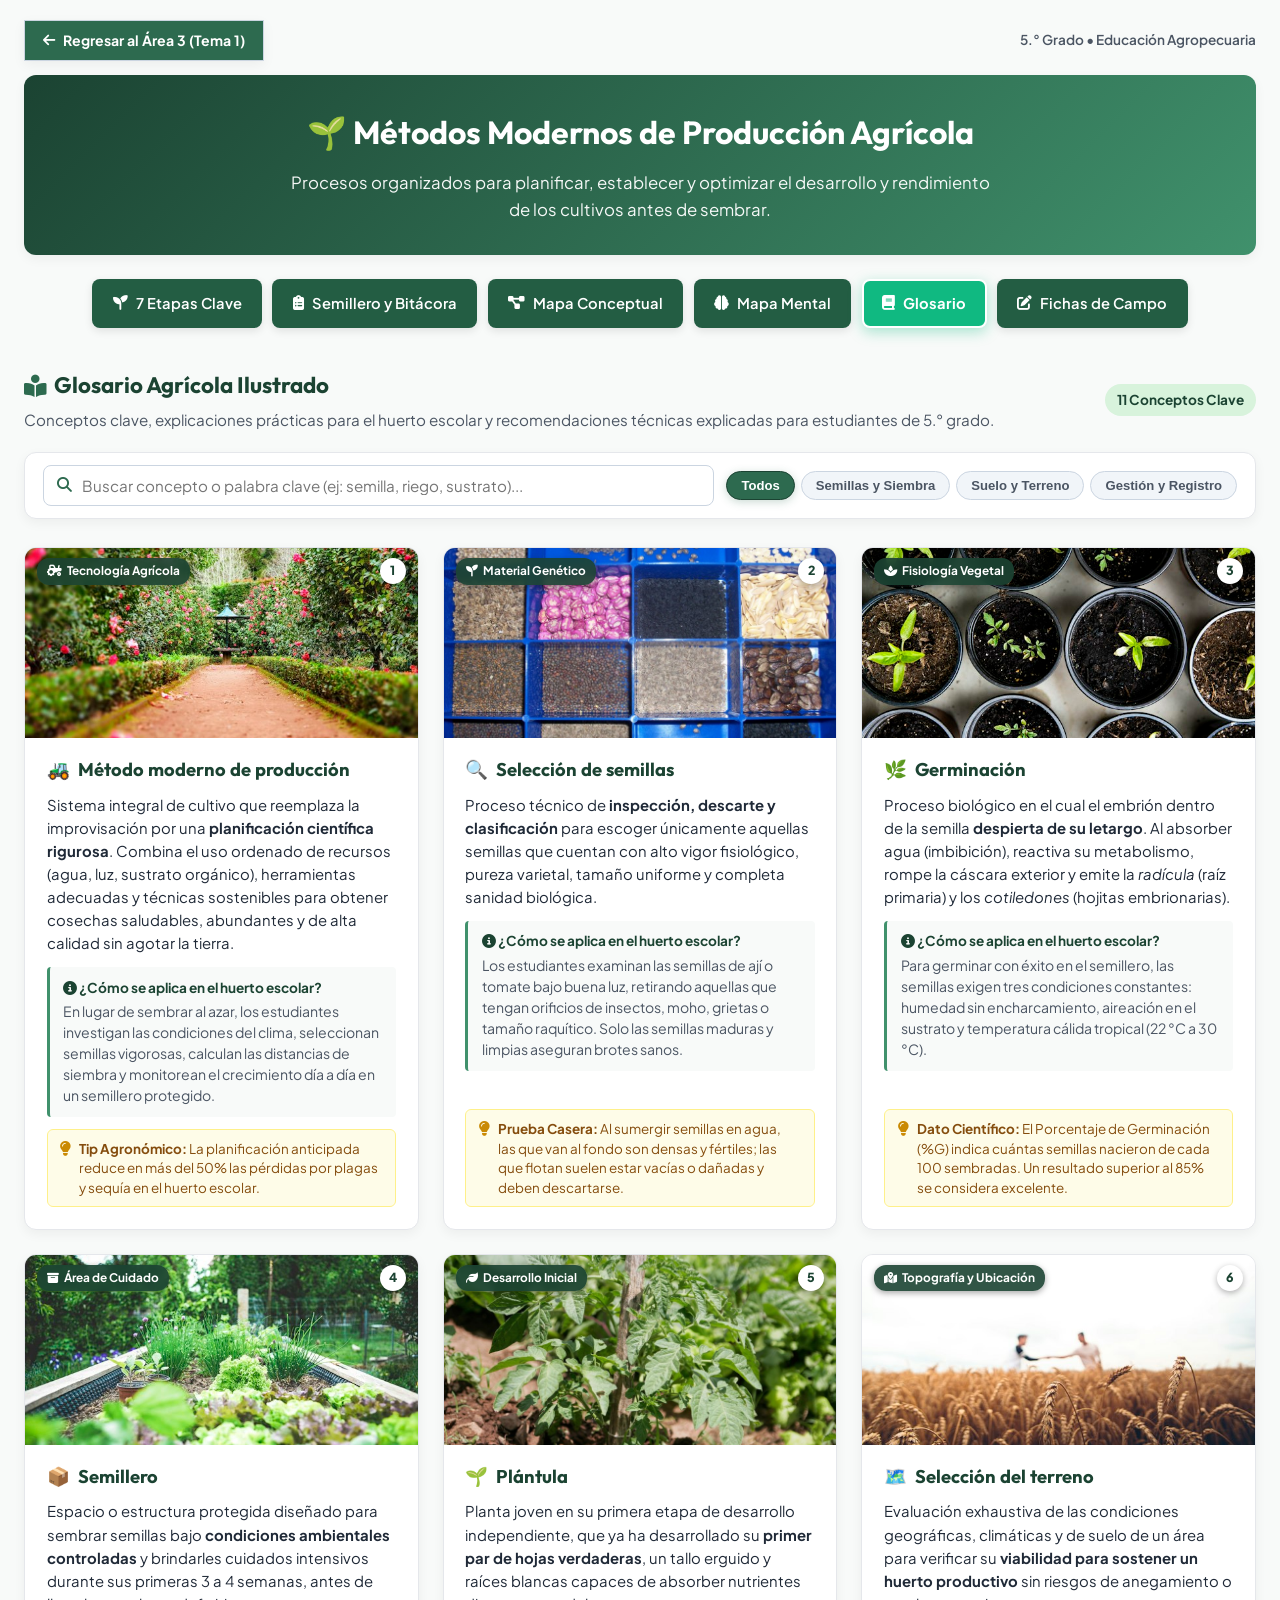
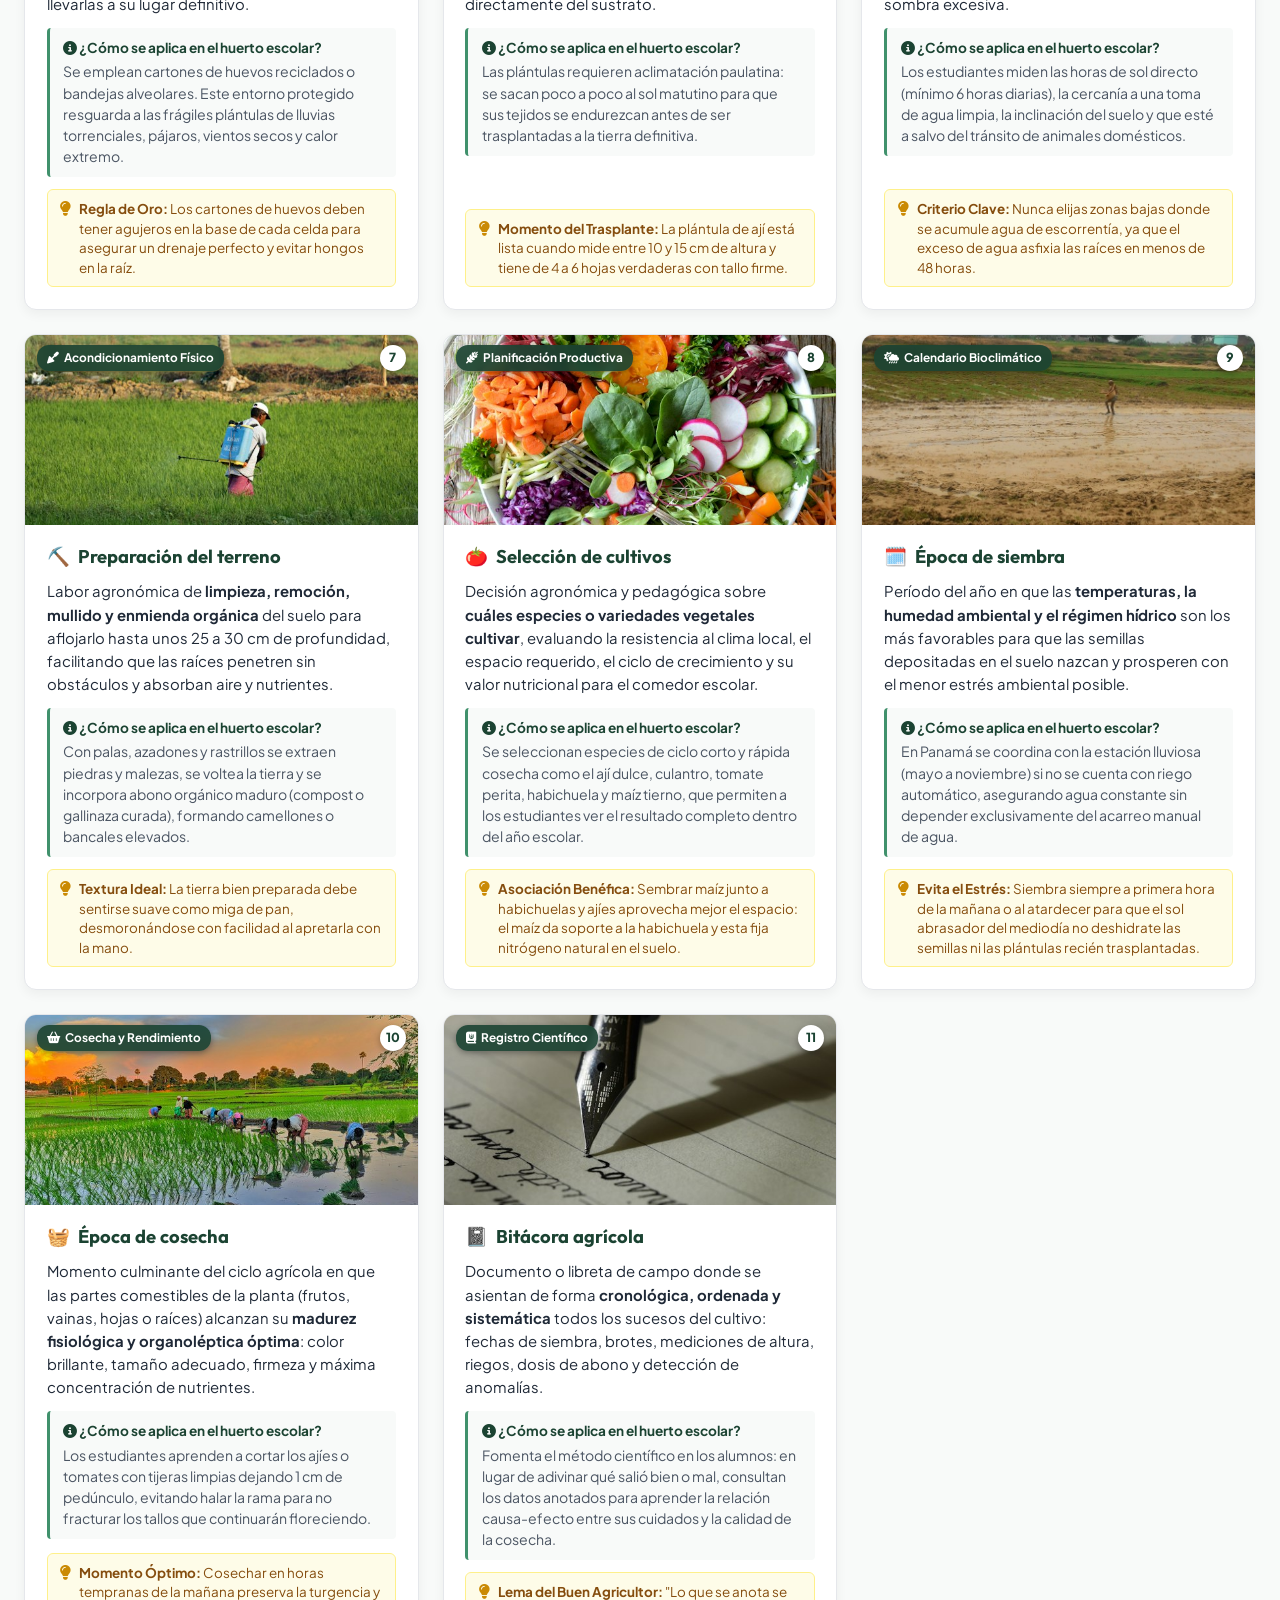
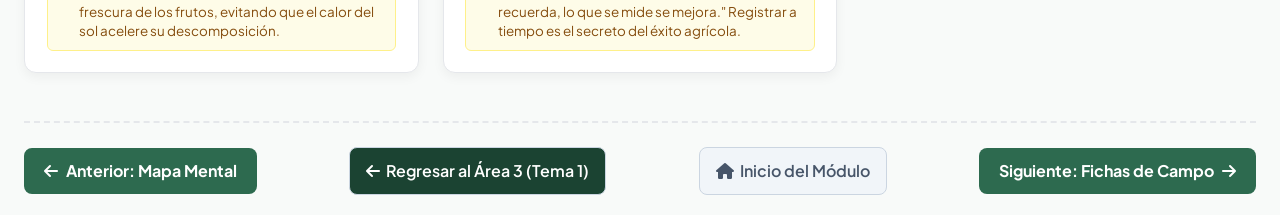
<file: metodos-glosario.html>
<!DOCTYPE html>
<html lang="es">
<head>
  <meta charset="UTF-8">
  <meta name="viewport" content="width=device-width, initial-scale=1.0">
  <title>Glosario: Términos Fundamentales | Quinto Grado MEDUCA</title>
  <!-- Google Fonts & FontAwesome Icons -->
  <link rel="preconnect" href="https://fonts.googleapis.com">
  <link rel="preconnect" href="https://fonts.gstatic.com" crossorigin>
  <link href="https://fonts.googleapis.com/css2?family=Outfit:wght@600;700;800&family=Plus+Jakarta+Sans:wght@400;500;600;700&display=swap" rel="stylesheet">
  <link rel="stylesheet" href="https://cdnjs.cloudflare.com/ajax/libs/font-awesome/6.5.1/css/all.min.css">
  <style>

    :root {
      --primary: #2d6a4f;
      --primary-light: #40916c;
      --primary-dark: #1b4332;
      --accent: #d8f3dc;
      --accent-warm: #e9c46a;
      --surface: #ffffff;
      --background: #f8faf9;
      --text-main: #1f2937;
      --text-muted: #4b5563;
      --border: #e5e7eb;
      --shadow: 0 4px 12px rgba(0, 0, 0, 0.05);
      --radius: 12px;
    }

    * {
      box-sizing: border-box;
      margin: 0;
      padding: 0;
    }

    body {
      font-family: system-ui, -apple-system, BlinkMacSystemFont, "Segoe UI", Roboto, sans-serif;
      background-color: var(--background);
      color: var(--text-main);
      line-height: 1.6;
      padding: 1.25rem 0;
      width: 100%;
      margin: 0;
      box-sizing: border-box;
    }

    .container {
      width: 100%;
      max-width: 100%;
      margin: 0 auto;
      padding: 0 1.5rem;
      box-sizing: border-box;
    }

    /* Encabezado */
    .header {
      text-align: center;
      margin-bottom: 2.5rem;
      padding: 2rem 1.5rem;
      background: linear-gradient(135deg, var(--primary-dark), var(--primary-light));
      color: #ffffff;
      border-radius: var(--radius);
      box-shadow: var(--shadow);
    }

    .header h1 {
      font-size: 2rem;
      margin-bottom: 0.75rem;
    }

    .header p {
      font-size: 1.05rem;
      max-width: 720px;
      margin: 0 auto;
      opacity: 0.95;
    }

    .navigation {
      display: flex;
      justify-content: center;
      flex-wrap: wrap;
      gap: 0.75rem;
      margin: -1rem 0 2rem;
    }

    .navigation a {
      display: inline-block;
      padding: 0.7rem 1.2rem;
      background-color: var(--primary);
      color: #ffffff;
      border-radius: 8px;
      font-weight: 600;
      text-decoration: none;
      box-shadow: var(--shadow);
      transition: background-color 0.2s ease;
    }

    .navigation a:hover,
    .navigation a:focus-visible {
      background-color: var(--primary-dark);
    }

    /* Bloque Idea Principal */
    .highlight-card {
      background-color: var(--accent);
      border-left: 5px solid var(--primary);
      padding: 1.25rem 1.5rem;
      border-radius: 8px;
      margin-bottom: 2.5rem;
      display: flex;
      align-items: flex-start;
      gap: 1rem;
    }

    .highlight-card .icon {
      font-size: 1.8rem;
      line-height: 1;
    }

    .highlight-card h3 {
      color: var(--primary-dark);
      margin-bottom: 0.25rem;
      font-size: 1.1rem;
    }

    .highlight-card p {
      color: var(--text-main);
      font-weight: 500;
    }

    /* Grilla de Etapas */
    .section-title {
      font-size: 1.4rem;
      color: var(--primary-dark);
      margin-bottom: 1.5rem;
      display: flex;
      align-items: center;
      gap: 0.5rem;
    }

    .grid {
      display: grid;
      grid-template-columns: repeat(auto-fit, minmax(280px, 1fr));
      gap: 1.25rem;
      margin-bottom: 2.5rem;
    }

    .card {
      background-color: var(--surface);
      border: 1px solid var(--border);
      border-radius: var(--radius);
      padding: 1.5rem;
      box-shadow: var(--shadow);
      display: flex;
      flex-direction: column;
      position: relative;
    }

    .card-badge {
      position: absolute;
      top: 1rem;
      right: 1rem;
      background-color: var(--accent);
      color: var(--primary-dark);
      font-weight: bold;
      width: 28px;
      height: 28px;
      border-radius: 50%;
      display: flex;
      align-items: center;
      justify-content: center;
      font-size: 0.85rem;
    }

    .card h3 {
      font-size: 1.15rem;
      color: var(--primary);
      margin-bottom: 0.5rem;
      padding-right: 2rem;
    }

    .card p {
      color: var(--text-muted);
      font-size: 0.95rem;
      margin-bottom: 0.75rem;
    }

    .video-link {
      display: flex;
      flex-direction: column;
      align-items: stretch;
      gap: 0.4rem;
      margin-bottom: 0.75rem;
      color: var(--primary-dark);
      font-size: 0.9rem;
      font-weight: 600;
      text-decoration: none;
    }

    .video-link:hover,
    .video-link:focus-visible {
      text-decoration: underline;
    }

    .video-thumbnail {
      position: relative;
      display: flex;
      align-items: center;
      justify-content: center;
      width: 100%;
      aspect-ratio: 16 / 9;
      overflow: hidden;
      border-radius: 8px;
      background-color: #0d1f17;
      color: #ffffff;
      text-align: center;
    }

    .video-preview-img {
      position: absolute;
      inset: 0;
      width: 100%;
      height: 100%;
      object-fit: cover;
      transition: transform 0.4s cubic-bezier(0.4, 0, 0.2, 1), filter 0.4s ease;
      z-index: 1;
      display: block;
    }

    .video-overlay-gradient {
      position: absolute;
      inset: 0;
      background: linear-gradient(to top, rgba(0, 0, 0, 0.8) 0%, rgba(0, 0, 0, 0.25) 50%, rgba(0, 0, 0, 0.6) 100%);
      z-index: 2;
      transition: background 0.3s ease;
    }

    .video-link:hover .video-preview-img,
    .bitacora-video-link:hover .video-preview-img {
      transform: scale(1.06);
      filter: brightness(1.08);
    }

    .video-link:hover .video-overlay-gradient,
    .bitacora-video-link:hover .video-overlay-gradient {
      background: linear-gradient(to top, rgba(0, 0, 0, 0.65) 0%, rgba(0, 0, 0, 0.15) 50%, rgba(0, 0, 0, 0.45) 100%);
    }

    .video-thumbnail-title {
      position: absolute;
      top: 0.75rem;
      left: 0.85rem;
      right: 0.85rem;
      color: #ffffff;
      font-size: clamp(0.9rem, 2.5vw, 1.15rem);
      font-weight: 700;
      text-shadow: 0 2px 6px rgba(0, 0, 0, 0.9);
      z-index: 3;
      text-align: left;
    }

    .video-play-icon {
      position: relative;
      z-index: 3;
      display: flex;
      align-items: center;
      justify-content: center;
      width: 3.4rem;
      height: 3.4rem;
      padding-left: 0.25rem;
      border-radius: 50%;
      background-color: #ff0000;
      color: #ffffff;
      font-size: 1.35rem;
      box-shadow: 0 4px 14px rgba(0, 0, 0, 0.5);
      transition: transform 0.3s ease, background-color 0.3s ease, box-shadow 0.3s ease;
    }

    .video-link:hover .video-play-icon,
    .bitacora-video-link:hover .video-play-icon {
      transform: scale(1.15);
      background-color: #cc0000;
      box-shadow: 0 6px 20px rgba(255, 0, 0, 0.55);
    }

    .video-badge-yt {
      position: absolute;
      bottom: 0.65rem;
      right: 0.75rem;
      z-index: 3;
      background: rgba(0, 0, 0, 0.78);
      color: #ffffff;
      font-size: 0.78rem;
      font-weight: 700;
      padding: 3px 8px;
      border-radius: 4px;
      display: flex;
      align-items: center;
      gap: 5px;
      box-shadow: 0 2px 6px rgba(0,0,0,0.4);
    }
    .video-badge-yt i {
      color: #ff0000;
    }

    .video-action,
    .bitacora-video-caption {
      display: block;
      min-height: 44px;
      padding: 0.65rem 0.9rem;
      border-radius: 6px;
      background-color: var(--primary);
      color: #ffffff;
      text-align: center;
      font-weight: 600;
    }

    .video-action {
      transition: background-color 0.2s ease;
    }

    .video-link:hover .video-action,
    .video-link:focus-visible .video-action,
    .bitacora-video-link:hover .bitacora-video-caption,
    .bitacora-video-link:focus-visible .bitacora-video-caption {
      background-color: var(--primary-dark);
    }

    .bitacora-video-caption {
      border-radius: 0;
    }

    .card ul {
      list-style-type: none;
      padding-top: 0.5rem;
      border-top: 1px dashed var(--border);
      margin-top: auto;
    }

    .card ul li {
      font-size: 0.9rem;
      color: var(--text-main);
      padding: 0.25rem 0;
      display: flex;
      align-items: center;
      gap: 0.5rem;
    }

    .card ul li::before {
      content: "✔";
      color: var(--primary-light);
      font-size: 0.75rem;
    }

    /* Sección Bitácora */
    .bitacora-section {
      background-color: var(--surface);
      border: 1px solid var(--border);
      border-radius: var(--radius);
      padding: 1.75rem;
      box-shadow: var(--shadow);
    }

    .bitacora-header {
      display: flex;
      align-items: center;
      gap: 0.75rem;
      margin-bottom: 0.75rem;
    }

    .bitacora-tags {
      display: flex;
      flex-wrap: wrap;
      gap: 0.5rem;
      margin-top: 1rem;
    }

    .tag {
      display: inline-block;
      background-color: #f3f4f6;
      border: 1px solid var(--border);
      padding: 0.35rem 0.75rem;
      border-radius: 20px;
      font-size: 0.85rem;
      font-weight: 500;
      color: var(--text-muted);
    }

    .tag-link {
      text-decoration: none;
    }

    .tag-link:hover,
    .tag-link:focus-visible {
      background-color: var(--accent);
      border-color: var(--primary-light);
      color: var(--primary-dark);
    }

    .bitacora-content {
      display: grid;
      grid-template-columns: repeat(auto-fit, minmax(280px, 1fr));
      gap: 1.5rem;
      margin-top: 1.5rem;
    }

    .bitacora-content h3 {
      color: var(--primary-dark);
      font-size: 1.05rem;
      margin-bottom: 0.75rem;
    }

    .bitacora-content ul,
    .bitacora-content ol {
      padding-left: 1.4rem;
      color: var(--text-muted);
    }

    .bitacora-content li {
      padding: 0.3rem 0;
    }

    .bitacora-content li::marker {
      color: var(--primary-light);
      font-weight: 700;
    }

    .bitacora-content strong {
      color: var(--primary-dark);
    }

    .bitacora-video-caption {
      border-radius: 0;
    }

    .bitacora-video-link {
      display: block;
      width: 100%;
      overflow: hidden;
      border-radius: var(--radius);
      box-shadow: var(--shadow);
      color: #ffffff;
      text-decoration: none;
    }

    .bitacora-video-link img {
      display: block;
      width: 100%;
      aspect-ratio: 16 / 9;
      object-fit: cover;
    }

    .bitacora-video-link:focus-visible {
      outline: 3px solid var(--primary-light);
      outline-offset: 3px;
    }

    .extra-section {
      margin-top: 2.5rem;
      scroll-margin-top: 1rem;
    }

    .extra-card {
      margin-bottom: 1.25rem;
      padding: 1.5rem;
      background-color: var(--surface);
      border: 1px solid var(--border);
      border-radius: var(--radius);
      box-shadow: var(--shadow);
    }

    .extra-card h3 {
      color: var(--primary-dark);
      font-size: 1.1rem;
      margin-bottom: 0.75rem;
    }

    .glossary-search-bar {
      display: flex;
      align-items: center;
      gap: 12px;
      flex-wrap: wrap;
      background: #ffffff;
      border: 1.5px solid var(--border);
      padding: 12px 18px;
      border-radius: var(--radius);
      box-shadow: var(--shadow);
      margin-bottom: 1.75rem;
      width: 100%;
      box-sizing: border-box;
    }

    .glossary-search-input-wrap {
      flex: 1;
      min-width: 240px;
      position: relative;
    }

    .glossary-search-input-wrap i {
      position: absolute;
      left: 14px;
      top: 50%;
      transform: translateY(-50%);
      color: var(--primary);
      font-size: 0.95rem;
    }

    .glossary-search-input-wrap input {
      width: 100%;
      box-sizing: border-box;
      padding: 10px 14px 10px 38px;
      border: 1.5px solid #cbd5e1;
      border-radius: 8px;
      font-size: 0.95rem;
      font-family: inherit;
      outline: none;
      transition: border-color 0.2s, box-shadow 0.2s;
    }

    .glossary-search-input-wrap input:focus {
      border-color: var(--primary);
      box-shadow: 0 0 0 3px rgba(45, 106, 79, 0.15);
    }

    .glossary-filter-chips {
      display: flex;
      flex-wrap: wrap;
      gap: 6px;
    }

    .glossary-chip {
      background: #f1f5f9;
      border: 1px solid #cbd5e1;
      border-radius: 20px;
      padding: 6px 14px;
      font-size: 0.82rem;
      font-weight: 700;
      color: var(--text-muted);
      cursor: pointer;
      transition: all 0.2s;
      outline: none;
    }

    .glossary-chip:hover {
      background: var(--accent);
      color: var(--primary-dark);
      border-color: var(--primary-light);
    }

    .glossary-chip.active {
      background: var(--primary);
      color: #ffffff;
      border-color: var(--primary-dark);
      box-shadow: 0 2px 8px rgba(45, 106, 79, 0.25);
    }

    .glossary-grid {
      display: grid;
      grid-template-columns: repeat(auto-fit, minmax(340px, 1fr));
      gap: 1.5rem;
      width: 100%;
      box-sizing: border-box;
      margin-bottom: 2.5rem;
    }

    .glossary-entry {
      background-color: var(--surface);
      border: 1.5px solid var(--border);
      border-radius: var(--radius);
      box-shadow: var(--shadow);
      display: flex;
      flex-direction: column;
      overflow: hidden;
      transition: transform 0.25s ease, box-shadow 0.25s ease, border-color 0.25s ease;
      width: 100%;
      box-sizing: border-box;
    }

    .glossary-entry:hover {
      transform: translateY(-4px);
      box-shadow: 0 10px 25px rgba(0, 0, 0, 0.08);
      border-color: var(--primary-light);
    }

    .glossary-img-wrap {
      position: relative;
      width: 100%;
      height: 190px;
      background: #0d1f17;
      overflow: hidden;
    }

    .glossary-img-wrap img {
      width: 100%;
      height: 100%;
      object-fit: cover;
      display: block;
      transition: transform 0.4s ease, filter 0.4s ease;
    }

    .glossary-entry:hover .glossary-img-wrap img {
      transform: scale(1.06);
    }

    .glossary-badge-cat {
      position: absolute;
      top: 10px;
      left: 12px;
      background: rgba(27, 67, 50, 0.90);
      color: #ffffff;
      font-size: 0.74rem;
      font-weight: 700;
      padding: 4px 10px;
      border-radius: 12px;
      backdrop-filter: blur(4px);
      display: inline-flex;
      align-items: center;
      gap: 5px;
      box-shadow: 0 2px 6px rgba(0, 0, 0, 0.35);
      z-index: 2;
    }

    .glossary-badge-num {
      position: absolute;
      top: 10px;
      right: 12px;
      background: #ffffff;
      color: var(--primary-dark);
      font-size: 0.78rem;
      font-weight: 800;
      width: 26px;
      height: 26px;
      border-radius: 50%;
      display: flex;
      align-items: center;
      justify-content: center;
      box-shadow: 0 2px 6px rgba(0, 0, 0, 0.3);
      z-index: 2;
    }

    .glossary-card-body {
      padding: 1.25rem 1.35rem 1.35rem;
      display: flex;
      flex-direction: column;
      flex-grow: 1;
      gap: 0.75rem;
    }

    .glossary-entry h3 {
      color: var(--primary-dark);
      font-size: 1.15rem;
      margin: 0;
      display: flex;
      align-items: center;
      gap: 8px;
      line-height: 1.3;
    }

    .glossary-def {
      color: var(--text-main);
      font-size: 0.93rem;
      line-height: 1.55;
    }

    .glossary-explain-box {
      background: #f8faf9;
      border-left: 3.5px solid var(--primary-light);
      padding: 0.65rem 0.85rem;
      border-radius: 4px;
      font-size: 0.88rem;
      color: var(--text-muted);
      line-height: 1.5;
    }

    .glossary-explain-box strong {
      color: var(--primary-dark);
      display: block;
      margin-bottom: 3px;
      font-size: 0.85rem;
    }

    .glossary-tip {
      background: #fefce8;
      border: 1px solid #fef08a;
      border-radius: 6px;
      padding: 0.55rem 0.8rem;
      font-size: 0.84rem;
      color: #854d0e;
      display: flex;
      align-items: flex-start;
      gap: 8px;
      margin-top: auto;
      line-height: 1.45;
    }

    .glossary-tip i {
      color: #ca8a04;
      font-size: 0.95rem;
      margin-top: 2px;
      flex-shrink: 0;
    }

    .diagram-card {
      overflow-x: auto;
      padding: 1rem;
      background-color: var(--surface);
      border: 1px solid var(--border);
      border-radius: var(--radius);
      box-shadow: var(--shadow);
    }

    .diagram-card svg {
      display: block;
      width: 100%;
      min-width: 900px;
      height: auto;
    }

    .flow-connector {
      fill: none;
      stroke: var(--primary-light);
      stroke-width: 3;
    }

    .flow-node {
      fill: var(--accent);
      stroke: var(--primary);
      stroke-width: 2;
    }

    .flow-node-main {
      fill: var(--primary-dark);
      stroke: var(--primary-dark);
    }

    .flow-node-final {
      fill: #e9c46a;
      stroke: #9c6615;
    }

    .flow-label {
      fill: var(--primary-dark);
      font-size: 16px;
      font-weight: 600;
      text-anchor: middle;
      dominant-baseline: middle;
    }

    .flow-label-main {
      fill: #ffffff;
      font-size: 19px;
      font-weight: 700;
    }

    .mindmap-svg {
      display: block;
      width: 100%;
      min-width: 850px;
      height: auto;
    }

    .mind-branch {
      fill: none;
      stroke-width: 4;
      stroke-linecap: round;
    }

    .branch-seed { stroke: #40916c; }
    .branch-terrain { stroke: #e9a23b; }
    .branch-crop { stroke: #6284c7; }
    .branch-time { stroke: #be6b9b; }
    .branch-followup { stroke: #829447; }

    .mind-root {
      fill: var(--primary-dark);
      stroke: var(--primary-dark);
      stroke-width: 2;
    }

    .mind-category { stroke-width: 2; }
    .category-seed { fill: #d8f3dc; stroke: #40916c; }
    .category-terrain { fill: #fff0d6; stroke: #e9a23b; }
    .category-crop { fill: #e5ecfb; stroke: #6284c7; }
    .category-time { fill: #f8e5ef; stroke: #be6b9b; }
    .category-followup { fill: #edf0dc; stroke: #829447; }

    .mind-leaf {
      fill: #ffffff;
      stroke-width: 2;
    }

    .mind-label {
      fill: var(--primary-dark);
      font-size: 16px;
      font-weight: 600;
      text-anchor: middle;
      dominant-baseline: middle;
    }

    .mind-root-label {
      fill: #ffffff;
      font-size: 20px;
      font-weight: 700;
    }

    .form-fields {
      display: grid;
      grid-template-columns: repeat(auto-fit, minmax(220px, 1fr));
      gap: 1rem;
    }

    .form-fields label,
    .record-fields label {
      display: flex;
      flex-direction: column;
      gap: 0.35rem;
      color: var(--primary-dark);
      font-weight: 600;
    }

    .extra-card input,
    .extra-card select,
    .extra-card textarea {
      width: 100%;
      padding: 0.6rem;
      border: 1px solid #cbd5d1;
      border-radius: 6px;
      font: inherit;
      color: var(--text-main);
    }

    .extra-card textarea {
      min-height: 90px;
      resize: vertical;
    }

    .table-wrapper { overflow-x: auto; }

    .record-table {
      width: 100%;
      min-width: 700px;
      border-collapse: collapse;
    }

    .record-table th,
    .record-table td {
      padding: 0.65rem;
      border: 1px solid var(--border);
      text-align: left;
      vertical-align: middle;
    }

    .record-table th {
      background-color: var(--accent);
      color: var(--primary-dark);
    }

    .record-table input { min-width: 100px; }

    .record-fields {
      display: grid;
      grid-template-columns: repeat(auto-fit, minmax(220px, 1fr));
      gap: 1rem;
    }

    .record-fields textarea { min-height: 90px; }

    .checkbox-cell { text-align: center !important; }
    .checkbox-cell input { width: 1.1rem; height: 1.1rem; accent-color: var(--primary); }

    .analysis-question { margin-top: 1rem; }
    .analysis-question:first-of-type { margin-top: 0; }
    .analysis-question h3 { margin-bottom: 0.5rem; font-size: 1rem; }

    .back-to-top {
      display: inline-block;
      margin-top: 1rem;
      color: var(--primary-dark);
      font-weight: 600;
    }

    .extra-section section[id] { scroll-margin-top: 1rem; }

    .questions-box {
      background: #fdfaf3;
      border: 1px solid var(--accent-warm);
      padding: 1rem;
      border-radius: 8px;
      margin-top: 1rem;
    }

    .questions-box strong {
      color: #9c6615;
    }


    /* Mejoras de Tipografía e Interfaz */
    body {
      font-family: 'Plus Jakarta Sans', system-ui, -apple-system, sans-serif;
    }
    h1, h2, h3, h4 {
      font-family: 'Outfit', sans-serif;
    }

    /* Barra de herramientas para el estudiante */
    .student-toolbar {
      display: flex;
      align-items: center;
      justify-content: center;
      gap: 12px;
      flex-wrap: wrap;
      background: #ffffff;
      border: 1.5px solid var(--border);
      padding: 12px 18px;
      border-radius: var(--radius);
      box-shadow: var(--shadow);
      margin-bottom: 2rem;
    }

    .btn-tool {
      display: inline-flex;
      align-items: center;
      gap: 8px;
      padding: 8px 16px;
      border-radius: 8px;
      font-size: 0.9rem;
      font-weight: 700;
      cursor: pointer;
      border: none;
      transition: all 0.2s ease;
    }

    .btn-save {
      background: var(--primary);
      color: #ffffff;
    }
    .btn-save:hover {
      background: var(--primary-dark);
      transform: translateY(-2px);
    }

    .btn-print {
      background: #0284c7;
      color: #ffffff;
    }
    .btn-print:hover {
      background: #0369a1;
      transform: translateY(-2px);
    }

    .btn-reset {
      background: #f1f5f9;
      color: #64748b;
      border: 1px solid #cbd5e1;
    }
    .btn-reset:hover {
      background: #fee2e2;
      color: #dc2626;
      border-color: #fca5a5;
    }

    .save-status {
      font-size: 0.85rem;
      color: #16a34a;
      font-weight: 700;
      display: none;
      align-items: center;
      gap: 6px;
    }
    .save-status.visible {
      display: inline-flex;
    }

    /* Indicador de desplazamiento para diagramas */
    .scroll-hint {
      display: flex;
      align-items: center;
      gap: 8px;
      color: var(--text-muted);
      font-size: 0.85rem;
      font-weight: 600;
      margin-bottom: 8px;
      background: rgba(45, 106, 79, 0.08);
      padding: 6px 12px;
      border-radius: 6px;
    }

    /* Tarjetas Interactivas con Hover Suave */
    .card {
      transition: transform 0.25s ease, box-shadow 0.25s ease, border-color 0.25s ease;
    }
    .card:hover {
      transform: translateY(-4px);
      box-shadow: 0 8px 24px rgba(0, 0, 0, 0.08);
      border-color: var(--primary-light);
    }

    /* Estilos de Impresión */
    @media print {
      body {
        background: #ffffff !important;
        color: #000000 !important;
        padding: 0 !important;
      }
      .navigation, .student-toolbar, .back-to-top, .video-link, .bitacora-video-link, .scroll-hint {
        display: none !important;
      }
      .card, .bitacora-section, .extra-card, .glossary-entry, .diagram-card {
        box-shadow: none !important;
        border: 1px solid #ccc !important;
        break-inside: avoid;
      }
      .header {
        background: none !important;
        color: #000 !important;
        border-bottom: 2px solid #2d6a4f !important;
        border-radius: 0 !important;
        padding: 10px 0 !important;
      }
    }
  
    /* Navegación por Subpáginas */
    .navigation {
      display: flex;
      justify-content: center;
      flex-wrap: wrap;
      gap: 0.65rem;
      margin: -1rem 0 2rem;
    }

    .navigation a {
      display: inline-flex;
      align-items: center;
      gap: 8px;
      padding: 0.65rem 1.15rem;
      background-color: #235d43;
      color: #ffffff;
      border-radius: 8px;
      font-weight: 600;
      font-size: 0.92rem;
      text-decoration: none;
      box-shadow: 0 3px 8px rgba(0, 0, 0, 0.1);
      transition: all 0.2s ease;
      border: 2px solid transparent;
    }

    .navigation a:hover,
    .navigation a:focus-visible {
      background-color: #1b4332;
      transform: translateY(-2px);
      box-shadow: 0 5px 12px rgba(0, 0, 0, 0.15);
    }

    .navigation a.active {
      background-color: #10b981;
      color: #ffffff;
      border-color: #ffffff;
      box-shadow: 0 4px 14px rgba(16, 185, 129, 0.35);
      font-weight: 700;
    }

    /* Footer de Navegación entre Subpáginas */
    .subpage-nav-footer {
      display: flex;
      justify-content: space-between;
      align-items: center;
      gap: 12px;
      margin-top: 3rem;
      padding-top: 1.5rem;
      border-top: 2px dashed var(--border);
      flex-wrap: wrap;
    }
    .btn-subpage-nav {
      display: inline-flex;
      align-items: center;
      gap: 8px;
      padding: 10px 20px;
      background: var(--primary);
      color: #ffffff;
      border-radius: 8px;
      font-weight: 700;
      text-decoration: none;
      transition: all 0.2s ease;
    }
    .btn-subpage-nav:hover {
      background: var(--primary-dark);
      transform: translateY(-2px);
    }
    .btn-subpage-home {
      display: inline-flex;
      align-items: center;
      gap: 6px;
      padding: 10px 16px;
      background: #f1f5f9;
      color: #475569;
      border-radius: 8px;
      font-weight: 600;
      text-decoration: none;
      border: 1px solid #cbd5e1;
    }
    .btn-subpage-home:hover {
      background: #e2e8f0;
      color: #0f172a;
    }

  
    /* Optimizacion para dispositivos moviles - Ancho Completo Ajustado */
    @media (max-width: 768px) {
      body {
        padding: 0.5rem 0;
        width: 100%;
      }
      .container {
        padding: 0 0.6rem;
        width: 100%;
        max-width: 100%;
      }
      .header {
        margin-bottom: 0.85rem;
        padding: 0.85rem 0.75rem;
        border-radius: 10px;
        width: 100%;
      }
      .header h1 {
        font-size: 1.25rem;
        margin-bottom: 0.25rem;
      }
      .header p {
        font-size: 0.82rem;
        line-height: 1.35;
        max-width: 100%;
      }
      .navigation {
        margin: -0.25rem 0 1rem;
        gap: 0.4rem;
        display: flex;
        overflow-x: auto;
        flex-wrap: nowrap;
        justify-content: flex-start;
        padding-bottom: 6px;
        -webkit-overflow-scrolling: touch;
        width: 100%;
      }
      .navigation a {
        padding: 0.45rem 0.8rem;
        font-size: 0.8rem;
        white-space: nowrap;
        flex-shrink: 0;
      }
      .highlight-card {
        padding: 0.85rem 1rem;
        margin-bottom: 1.25rem;
        width: 100%;
      }
            .glossary-grid {
        grid-template-columns: 1fr;
        gap: 1.15rem;
      }
      .glossary-img-wrap {
        height: 160px;
      }
      .glossary-card-body {
        padding: 1rem;
      }
      .glossary-entry h3 {
        font-size: 1.05rem;
      }
.card, .semillero-hero-card, .bitacora-card-detail, .extra-card {
        padding: 1.15rem 1rem !important;
        width: 100% !important;
      }
      .card-body-row {
        grid-template-columns: 1fr;
        gap: 1rem;
      }
      .card-header-block {
        padding-right: 2.2rem;
      }
      .card-badge {
        top: 0.75rem;
        right: 0.75rem;
        width: 26px;
        height: 26px;
        font-size: 0.8rem;
      }
      .btn-subpage-home, .btn-subpage-nav {
        padding: 0.5rem 0.9rem;
        font-size: 0.82rem;
      }
      .subpage-nav-footer {
        flex-direction: column;
        align-items: stretch;
        gap: 8px;
      }
      .subpage-nav-footer a {
        justify-content: center;
        text-align: center;
      }
    }

  </style>
</head>
<body>

  <div class="container">
    <!-- BOTÓN PARA REGRESAR A ÁREA 3 (TEMA 1) -->
    <div style="margin-bottom: 14px; display: flex; align-items: center; justify-content: space-between; flex-wrap: wrap; gap: 10px;">
      <a href="index.html#quinto-area3-tema1" target="_top" onclick="regresarArea3Tema1(event)" class="btn-subpage-home" style="background: var(--primary); color: #ffffff; text-decoration: none; padding: 8px 18px; border-radius: var(--radius-pill); font-weight: 700; font-size: 0.88rem; display: inline-flex; align-items: center; gap: 8px; box-shadow: var(--shadow);">
        <i class="fa-solid fa-arrow-left"></i> Regresar al Área 3 (Tema 1)
      </a>
      <span style="font-size: 0.85rem; color: var(--text-muted); font-weight: 600;">5.° Grado • Educación Agropecuaria</span>
    </div>

    <header class="header" id="inicio">
      <h1>🌱 Métodos Modernos de Producción Agrícola</h1>
      <p>Procesos organizados para planificar, establecer y optimizar el desarrollo y rendimiento de los cultivos antes de sembrar.</p>
    </header>

    <nav class="navigation" aria-label="Navegación de Subpáginas">
      <a href="metodos-etapas.html" class=""><i class="fa-solid fa-seedling"></i> 7 Etapas Clave</a>
      <a href="metodos-semillero.html" class=""><i class="fa-solid fa-clipboard-list"></i> Semillero y Bitácora</a>
      <a href="metodos-mapa-conceptual.html" class=""><i class="fa-solid fa-diagram-project"></i> Mapa Conceptual</a>
      <a href="metodos-mapa-mental.html" class=""><i class="fa-solid fa-brain"></i> Mapa Mental</a>
      <a href="metodos-glosario.html" class=" active"><i class="fa-solid fa-book"></i> Glosario</a>
      <a href="metodos-fichas-campo.html" class=""><i class="fa-solid fa-pen-to-square"></i> Fichas de Campo</a>
    </nav>

    <section class="extra-section" id="glosario" aria-labelledby="glosario-title">
      <div style="display: flex; align-items: center; justify-content: space-between; flex-wrap: wrap; gap: 12px; margin-bottom: 1.25rem;">
        <div>
          <h2 class="section-title" id="glosario-title" style="margin-bottom: 4px;">
            <i class="fa-solid fa-book-open-reader" style="color: var(--primary);"></i> Glosario Agrícola Ilustrado
          </h2>
          <p style="color: var(--text-muted); font-size: 0.95rem; margin: 0;">
            Conceptos clave, explicaciones prácticas para el huerto escolar y recomendaciones técnicas explicadas para estudiantes de 5.° grado.
          </p>
        </div>
        <span style="background: var(--accent); color: var(--primary-dark); font-weight: 700; font-size: 0.85rem; padding: 5px 12px; border-radius: 20px;">
          11 Conceptos Clave
        </span>
      </div>

      <!-- Barra de Búsqueda y Filtros de Categoría -->
      <div class="glossary-search-bar">
        <div class="glossary-search-input-wrap">
          <i class="fa-solid fa-magnifying-glass"></i>
          <input type="text" id="glossarySearch" placeholder="Buscar concepto o palabra clave (ej: semilla, riego, sustrato)..." oninput="filtrarGlosario()">
        </div>
        <div class="glossary-filter-chips">
          <button type="button" class="glossary-chip active" onclick="filtrarCategoria('todas', this)">Todos</button>
          <button type="button" class="glossary-chip" onclick="filtrarCategoria('semillas', this)">Semillas y Siembra</button>
          <button type="button" class="glossary-chip" onclick="filtrarCategoria('suelo', this)">Suelo y Terreno</button>
          <button type="button" class="glossary-chip" onclick="filtrarCategoria('gestion', this)">Gestión y Registro</button>
        </div>
      </div>

      <div class="glossary-grid" id="glossaryContainer">

        <!-- 1. Método moderno de producción agrícola -->
        <article class="glossary-entry" data-category="gestion" data-keywords="metodo moderno planificacion tecnologia produccion huerto escolar">
          <div class="glossary-img-wrap">
            <img src="assets/images/glosario_metodo_moderno.jpg" alt="Método moderno de producción agrícola" loading="lazy" onerror="this.src='https://images.unsplash.com/photo-1585320806297-9794b3e4eeae?w=600&auto=format&fit=crop&q=80'">
            <span class="glossary-badge-cat"><i class="fa-solid fa-tractor"></i> Tecnología Agrícola</span>
            <span class="glossary-badge-num">1</span>
          </div>
          <div class="glossary-card-body">
            <h3><span>🚜</span> Método moderno de producción</h3>
            <p class="glossary-def">
              Sistema integral de cultivo que reemplaza la improvisación por una <strong>planificación científica rigurosa</strong>. Combina el uso ordenado de recursos (agua, luz, sustrato orgánico), herramientas adecuadas y técnicas sostenibles para obtener cosechas saludables, abundantes y de alta calidad sin agotar la tierra.
            </p>
            <div class="glossary-explain-box">
              <strong><i class="fa-solid fa-circle-info"></i> ¿Cómo se aplica en el huerto escolar?</strong>
              En lugar de sembrar al azar, los estudiantes investigan las condiciones del clima, seleccionan semillas vigorosas, calculan las distancias de siembra y monitorean el crecimiento día a día en un semillero protegido.
            </div>
            <div class="glossary-tip">
              <i class="fa-solid fa-lightbulb"></i>
              <div><strong>Tip Agronómico:</strong> La planificación anticipada reduce en más del 50% las pérdidas por plagas y sequía en el huerto escolar.</div>
            </div>
          </div>
        </article>

        <!-- 2. Selección de semillas -->
        <article class="glossary-entry" data-category="semillas" data-keywords="seleccion semillas pureza vigor germinacion descarte">
          <div class="glossary-img-wrap">
            <img src="assets/images/glosario_seleccion_semillas.jpg" alt="Selección de semillas de calidad" loading="lazy" onerror="this.src='https://upload.wikimedia.org/wikipedia/commons/5/53/Seed_variety.jpg'">
            <span class="glossary-badge-cat"><i class="fa-solid fa-seedling"></i> Material Genético</span>
            <span class="glossary-badge-num">2</span>
          </div>
          <div class="glossary-card-body">
            <h3><span>🔍</span> Selección de semillas</h3>
            <p class="glossary-def">
              Proceso técnico de <strong>inspección, descarte y clasificación</strong> para escoger únicamente aquellas semillas que cuentan con alto vigor fisiológico, pureza varietal, tamaño uniforme y completa sanidad biológica.
            </p>
            <div class="glossary-explain-box">
              <strong><i class="fa-solid fa-circle-info"></i> ¿Cómo se aplica en el huerto escolar?</strong>
              Los estudiantes examinan las semillas de ají o tomate bajo buena luz, retirando aquellas que tengan orificios de insectos, moho, grietas o tamaño raquítico. Solo las semillas maduras y limpias aseguran brotes sanos.
            </div>
            <div class="glossary-tip">
              <i class="fa-solid fa-lightbulb"></i>
              <div><strong>Prueba Casera:</strong> Al sumergir semillas en agua, las que van al fondo son densas y fértiles; las que flotan suelen estar vacías o dañadas y deben descartarse.</div>
            </div>
          </div>
        </article>

        <!-- 3. Germinación -->
        <article class="glossary-entry" data-category="semillas" data-keywords="germinacion embrion brote humedad cotiledones radicula">
          <div class="glossary-img-wrap">
            <img src="assets/images/glosario_germinacion.jpg" alt="Germinación de una semilla" loading="lazy" onerror="this.src='https://images.unsplash.com/photo-1523348837708-15d4a09cfac2?w=600&auto=format&fit=crop&q=80'">
            <span class="glossary-badge-cat"><i class="fa-solid fa-spa"></i> Fisiología Vegetal</span>
            <span class="glossary-badge-num">3</span>
          </div>
          <div class="glossary-card-body">
            <h3><span>🌿</span> Germinación</h3>
            <p class="glossary-def">
              Proceso biológico en el cual el embrión dentro de la semilla <strong>despierta de su letargo</strong>. Al absorber agua (imbibición), reactiva su metabolismo, rompe la cáscara exterior y emite la <em>radícula</em> (raíz primaria) y los <em>cotiledones</em> (hojitas embrionarias).
            </p>
            <div class="glossary-explain-box">
              <strong><i class="fa-solid fa-circle-info"></i> ¿Cómo se aplica en el huerto escolar?</strong>
              Para germinar con éxito en el semillero, las semillas exigen tres condiciones constantes: humedad sin encharcamiento, aireación en el sustrato y temperatura cálida tropical (22 °C a 30 °C).
            </div>
            <div class="glossary-tip">
              <i class="fa-solid fa-lightbulb"></i>
              <div><strong>Dato Científico:</strong> El Porcentaje de Germinación (%G) indica cuántas semillas nacieron de cada 100 sembradas. Un resultado superior al 85% se considera excelente.</div>
            </div>
          </div>
        </article>

        <!-- 4. Semillero -->
        <article class="glossary-entry" data-category="semillas" data-keywords="semillero alviolos carton de huevos cuidados almacigo">
          <div class="glossary-img-wrap">
            <img src="assets/images/glosario_semillero.jpg" alt="Semillero pedagógico" loading="lazy" onerror="this.src='https://images.unsplash.com/photo-1591857177580-dc82b9ac4e1e?w=600&auto=format&fit=crop&q=80'">
            <span class="glossary-badge-cat"><i class="fa-solid fa-box-archive"></i> Área de Cuidado</span>
            <span class="glossary-badge-num">4</span>
          </div>
          <div class="glossary-card-body">
            <h3><span>📦</span> Semillero</h3>
            <p class="glossary-def">
              Espacio o estructura protegida diseñado para sembrar semillas bajo <strong>condiciones ambientales controladas</strong> y brindarles cuidados intensivos durante sus primeras 3 a 4 semanas, antes de llevarlas a su lugar definitivo.
            </p>
            <div class="glossary-explain-box">
              <strong><i class="fa-solid fa-circle-info"></i> ¿Cómo se aplica en el huerto escolar?</strong>
              Se emplean cartones de huevos reciclados o bandejas alveolares. Este entorno protegido resguarda a las frágiles plántulas de lluvias torrenciales, pájaros, vientos secos y calor extremo.
            </div>
            <div class="glossary-tip">
              <i class="fa-solid fa-lightbulb"></i>
              <div><strong>Regla de Oro:</strong> Los cartones de huevos deben tener agujeros en la base de cada celda para asegurar un drenaje perfecto y evitar hongos en la raíz.</div>
            </div>
          </div>
        </article>

        <!-- 5. Plántula -->
        <article class="glossary-entry" data-category="semillas" data-keywords="plantula brote hojas verdaderas tallo trasplante">
          <div class="glossary-img-wrap">
            <img src="assets/images/glosario_plantula.jpg" alt="Plántula lista para trasplante" loading="lazy" onerror="this.src='https://upload.wikimedia.org/wikipedia/commons/1/15/Tomato_seedling.jpg'">
            <span class="glossary-badge-cat"><i class="fa-solid fa-leaf"></i> Desarrollo Inicial</span>
            <span class="glossary-badge-num">5</span>
          </div>
          <div class="glossary-card-body">
            <h3><span>🌱</span> Plántula</h3>
            <p class="glossary-def">
              Planta joven en su primera etapa de desarrollo independiente, que ya ha desarrollado su <strong>primer par de hojas verdaderas</strong>, un tallo erguido y raíces blancas capaces de absorber nutrientes directamente del sustrato.
            </p>
            <div class="glossary-explain-box">
              <strong><i class="fa-solid fa-circle-info"></i> ¿Cómo se aplica en el huerto escolar?</strong>
              Las plántulas requieren aclimatación paulatina: se sacan poco a poco al sol matutino para que sus tejidos se endurezcan antes de ser trasplantadas a la tierra definitiva.
            </div>
            <div class="glossary-tip">
              <i class="fa-solid fa-lightbulb"></i>
              <div><strong>Momento del Trasplante:</strong> La plántula de ají está lista cuando mide entre 10 y 15 cm de altura y tiene de 4 a 6 hojas verdaderas con tallo firme.</div>
            </div>
          </div>
        </article>

        <!-- 6. Selección del terreno -->
        <article class="glossary-entry" data-category="suelo" data-keywords="seleccion terreno luz solar pendiente agua drenaje">
          <div class="glossary-img-wrap">
            <img src="assets/images/glosario_seleccion_terreno.jpg" alt="Selección de terreno agrícola" loading="lazy" onerror="this.src='https://images.unsplash.com/photo-1500937386664-56d1dfef3854?w=600&auto=format&fit=crop&q=80'">
            <span class="glossary-badge-cat"><i class="fa-solid fa-map-location-dot"></i> Topografía y Ubicación</span>
            <span class="glossary-badge-num">6</span>
          </div>
          <div class="glossary-card-body">
            <h3><span>🗺️</span> Selección del terreno</h3>
            <p class="glossary-def">
              Evaluación exhaustiva de las condiciones geográficas, climáticas y de suelo de un área para verificar su <strong>viabilidad para sostener un huerto productivo</strong> sin riesgos de anegamiento o sombra excesiva.
            </p>
            <div class="glossary-explain-box">
              <strong><i class="fa-solid fa-circle-info"></i> ¿Cómo se aplica en el huerto escolar?</strong>
              Los estudiantes miden las horas de sol directo (mínimo 6 horas diarias), la cercanía a una toma de agua limpia, la inclinación del suelo y que esté a salvo del tránsito de animales domésticos.
            </div>
            <div class="glossary-tip">
              <i class="fa-solid fa-lightbulb"></i>
              <div><strong>Criterio Clave:</strong> Nunca elijas zonas bajas donde se acumule agua de escorrentía, ya que el exceso de agua asfixia las raíces en menos de 48 horas.</div>
            </div>
          </div>
        </article>

        <!-- 7. Preparación del terreno -->
        <article class="glossary-entry" data-category="suelo" data-keywords="preparacion terreno arado abono compost descompactar camas camellones">
          <div class="glossary-img-wrap">
            <img src="assets/images/glosario_preparacion_terreno.jpg" alt="Preparación y labranza del terreno" loading="lazy" onerror="this.src='https://images.unsplash.com/photo-1628352081506-83c43123ed6d?w=600&auto=format&fit=crop&q=80'">
            <span class="glossary-badge-cat"><i class="fa-solid fa-trowel"></i> Acondicionamiento Físico</span>
            <span class="glossary-badge-num">7</span>
          </div>
          <div class="glossary-card-body">
            <h3><span>⛏️</span> Preparación del terreno</h3>
            <p class="glossary-def">
              Labor agronómica de <strong>limpieza, remoción, mullido y enmienda orgánica</strong> del suelo para aflojarlo hasta unos 25 a 30 cm de profundidad, facilitando que las raíces penetren sin obstáculos y absorban aire y nutrientes.
            </p>
            <div class="glossary-explain-box">
              <strong><i class="fa-solid fa-circle-info"></i> ¿Cómo se aplica en el huerto escolar?</strong>
              Con palas, azadones y rastrillos se extraen piedras y malezas, se voltea la tierra y se incorpora abono orgánico maduro (compost o gallinaza curada), formando camellones o bancales elevados.
            </div>
            <div class="glossary-tip">
              <i class="fa-solid fa-lightbulb"></i>
              <div><strong>Textura Ideal:</strong> La tierra bien preparada debe sentirse suave como miga de pan, desmoronándose con facilidad al apretarla con la mano.</div>
            </div>
          </div>
        </article>

        <!-- 8. Selección de cultivos -->
        <article class="glossary-entry" data-category="gestion" data-keywords="seleccion cultivos hortalizas aji tomate culantro ciclo corto">
          <div class="glossary-img-wrap">
            <img src="assets/images/glosario_seleccion_cultivos.jpg" alt="Variedad de cultivos agrícolas" loading="lazy" onerror="this.src='https://images.unsplash.com/photo-1540420773420-3366772f4999?w=600&auto=format&fit=crop&q=80'">
            <span class="glossary-badge-cat"><i class="fa-solid fa-wheat-awn"></i> Planificación Productiva</span>
            <span class="glossary-badge-num">8</span>
          </div>
          <div class="glossary-card-body">
            <h3><span>🍅</span> Selección de cultivos</h3>
            <p class="glossary-def">
              Decisión agronómica y pedagógica sobre <strong>cuáles especies o variedades vegetales cultivar</strong>, evaluando la resistencia al clima local, el espacio requerido, el ciclo de crecimiento y su valor nutricional para el comedor escolar.
            </p>
            <div class="glossary-explain-box">
              <strong><i class="fa-solid fa-circle-info"></i> ¿Cómo se aplica en el huerto escolar?</strong>
              Se seleccionan especies de ciclo corto y rápida cosecha como el ají dulce, culantro, tomate perita, habichuela y maíz tierno, que permiten a los estudiantes ver el resultado completo dentro del año escolar.
            </div>
            <div class="glossary-tip">
              <i class="fa-solid fa-lightbulb"></i>
              <div><strong>Asociación Benéfica:</strong> Sembrar maíz junto a habichuelas y ajíes aprovecha mejor el espacio: el maíz da soporte a la habichuela y esta fija nitrógeno natural en el suelo.</div>
            </div>
          </div>
        </article>

        <!-- 9. Época de siembra -->
        <article class="glossary-entry" data-category="gestion" data-keywords="epoca siembra calendario lluvias estacion seca clima">
          <div class="glossary-img-wrap">
            <img src="assets/images/glosario_epoca_siembra.jpg" alt="Época propicia de siembra" loading="lazy" onerror="this.src='https://upload.wikimedia.org/wikipedia/commons/8/81/Sowing_seeds.jpg'">
            <span class="glossary-badge-cat"><i class="fa-solid fa-cloud-sun-rain"></i> Calendario Bioclimático</span>
            <span class="glossary-badge-num">9</span>
          </div>
          <div class="glossary-card-body">
            <h3><span>🗓️</span> Época de siembra</h3>
            <p class="glossary-def">
              Período del año en que las <strong>temperaturas, la humedad ambiental y el régimen hídrico</strong> son los más favorables para que las semillas depositadas en el suelo nazcan y prosperen con el menor estrés ambiental posible.
            </p>
            <div class="glossary-explain-box">
              <strong><i class="fa-solid fa-circle-info"></i> ¿Cómo se aplica en el huerto escolar?</strong>
              En Panamá se coordina con la estación lluviosa (mayo a noviembre) si no se cuenta con riego automático, asegurando agua constante sin depender exclusivamente del acarreo manual de agua.
            </div>
            <div class="glossary-tip">
              <i class="fa-solid fa-lightbulb"></i>
              <div><strong>Evita el Estrés:</strong> Siembra siempre a primera hora de la mañana o al atardecer para que el sol abrasador del mediodía no deshidrate las semillas ni las plántulas recién trasplantadas.</div>
            </div>
          </div>
        </article>

        <!-- 10. Época de cosecha -->
        <article class="glossary-entry" data-category="gestion" data-keywords="epoca cosecha recoleccion madurez nutricion frutos">
          <div class="glossary-img-wrap">
            <img src="assets/images/glosario_epoca_cosecha.jpg" alt="Época de cosecha y recolección" loading="lazy" onerror="this.src='https://images.unsplash.com/photo-1595974482597-4b8da8879bc5?w=600&auto=format&fit=crop&q=80'">
            <span class="glossary-badge-cat"><i class="fa-solid fa-basket-shopping"></i> Cosecha y Rendimiento</span>
            <span class="glossary-badge-num">10</span>
          </div>
          <div class="glossary-card-body">
            <h3><span>🧺</span> Época de cosecha</h3>
            <p class="glossary-def">
              Momento culminante del ciclo agrícola en que las partes comestibles de la planta (frutos, vainas, hojas o raíces) alcanzan su <strong>madurez fisiológica y organoléptica óptima</strong>: color brillante, tamaño adecuado, firmeza y máxima concentración de nutrientes.
            </p>
            <div class="glossary-explain-box">
              <strong><i class="fa-solid fa-circle-info"></i> ¿Cómo se aplica en el huerto escolar?</strong>
              Los estudiantes aprenden a cortar los ajíes o tomates con tijeras limpias dejando 1 cm de pedúnculo, evitando halar la rama para no fracturar los tallos que continuarán floreciendo.
            </div>
            <div class="glossary-tip">
              <i class="fa-solid fa-lightbulb"></i>
              <div><strong>Momento Óptimo:</strong> Cosechar en horas tempranas de la mañana preserva la turgencia y frescura de los frutos, evitando que el calor del sol acelere su descomposición.</div>
            </div>
          </div>
        </article>

        <!-- 11. Bitácora agrícola -->
        <article class="glossary-entry" data-category="gestion" data-keywords="bitacora agricola cuaderno registro medicion datos seguimiento">
          <div class="glossary-img-wrap">
            <img src="assets/images/glosario_bitacora_agricola.jpg" alt="Bitácora escolar de campo" loading="lazy" onerror="this.src='https://images.unsplash.com/photo-1455390582262-044cdead277a?w=600&auto=format&fit=crop&q=80'">
            <span class="glossary-badge-cat"><i class="fa-solid fa-book-journal-whills"></i> Registro Científico</span>
            <span class="glossary-badge-num">11</span>
          </div>
          <div class="glossary-card-body">
            <h3><span>📓</span> Bitácora agrícola</h3>
            <p class="glossary-def">
              Documento o libreta de campo donde se asientan de forma <strong>cronológica, ordenada y sistemática</strong> todos los sucesos del cultivo: fechas de siembra, brotes, mediciones de altura, riegos, dosis de abono y detección de anomalías.
            </p>
            <div class="glossary-explain-box">
              <strong><i class="fa-solid fa-circle-info"></i> ¿Cómo se aplica en el huerto escolar?</strong>
              Fomenta el método científico en los alumnos: en lugar de adivinar qué salió bien o mal, consultan los datos anotados para aprender la relación causa-efecto entre sus cuidados y la calidad de la cosecha.
            </div>
            <div class="glossary-tip">
              <i class="fa-solid fa-lightbulb"></i>
              <div><strong>Lema del Buen Agricultor:</strong> "Lo que se anota se recuerda, lo que se mide se mejora." Registrar a tiempo es el secreto del éxito agrícola.</div>
            </div>
          </div>
        </article>

      </div>

      <!-- Script de Búsqueda y Filtrado Dinámico -->
      <script>
        function filtrarGlosario() {
          const input = document.getElementById('glossarySearch').value.toLowerCase().trim();
          const activeChip = document.querySelector('.glossary-chip.active');
          const cat = activeChip ? activeChip.getAttribute('onclick').match(/'([^']+)'/)[1] : 'todas';
          aplicarFiltros(input, cat);
        }

        function filtrarCategoria(cat, btn) {
          document.querySelectorAll('.glossary-chip').forEach(c => c.classList.remove('active'));
          if (btn) btn.classList.add('active');
          const input = document.getElementById('glossarySearch').value.toLowerCase().trim();
          aplicarFiltros(input, cat);
        }

        function aplicarFiltros(query, cat) {
          const cards = document.querySelectorAll('.glossary-entry');
          let visibleCount = 0;

          cards.forEach(card => {
            const cardCat = card.getAttribute('data-category');
            const keywords = (card.getAttribute('data-keywords') || '') + ' ' + card.innerText.toLowerCase();
            const matchesCat = (cat === 'todas' || cardCat === cat);
            const matchesQuery = !query || keywords.includes(query);

            if (matchesCat && matchesQuery) {
              card.style.display = 'flex';
              visibleCount++;
            } else {
              card.style.display = 'none';
            }
          });
        }
      </script>

    </section>

    <div class="subpage-nav-footer">
  <a href="metodos-mapa-mental.html" class="btn-subpage-nav"><i class="fa-solid fa-arrow-left"></i> Anterior: Mapa Mental</a>
    <a href="index.html#quinto-area3-tema1" target="_top" class="btn-subpage-home" onclick="regresarArea3Tema1(event)" style="background: var(--primary-dark); color: #ffffff;">
    <i class="fa-solid fa-arrow-left"></i> Regresar al Área 3 (Tema 1)
  </a>
  <a href="metodos-etapas.html" class="btn-subpage-home"><i class="fa-solid fa-house"></i> Inicio del Módulo</a>
  <a href="metodos-fichas-campo.html" class="btn-subpage-nav">Siguiente: Fichas de Campo <i class="fa-solid fa-arrow-right"></i></a>
</div>
  </div>

  

  <script>
    function regresarArea3Tema1(e) {
      if (e) e.preventDefault();
      if (window.parent && window.parent !== window && typeof window.parent.regresarQuintoTema1 === 'function') {
        window.parent.regresarQuintoTema1();
      } else {
        window.top.location.href = "index.html#quinto-area3-tema1";
      }
    }
  </script>

</body>
</html>
</file>
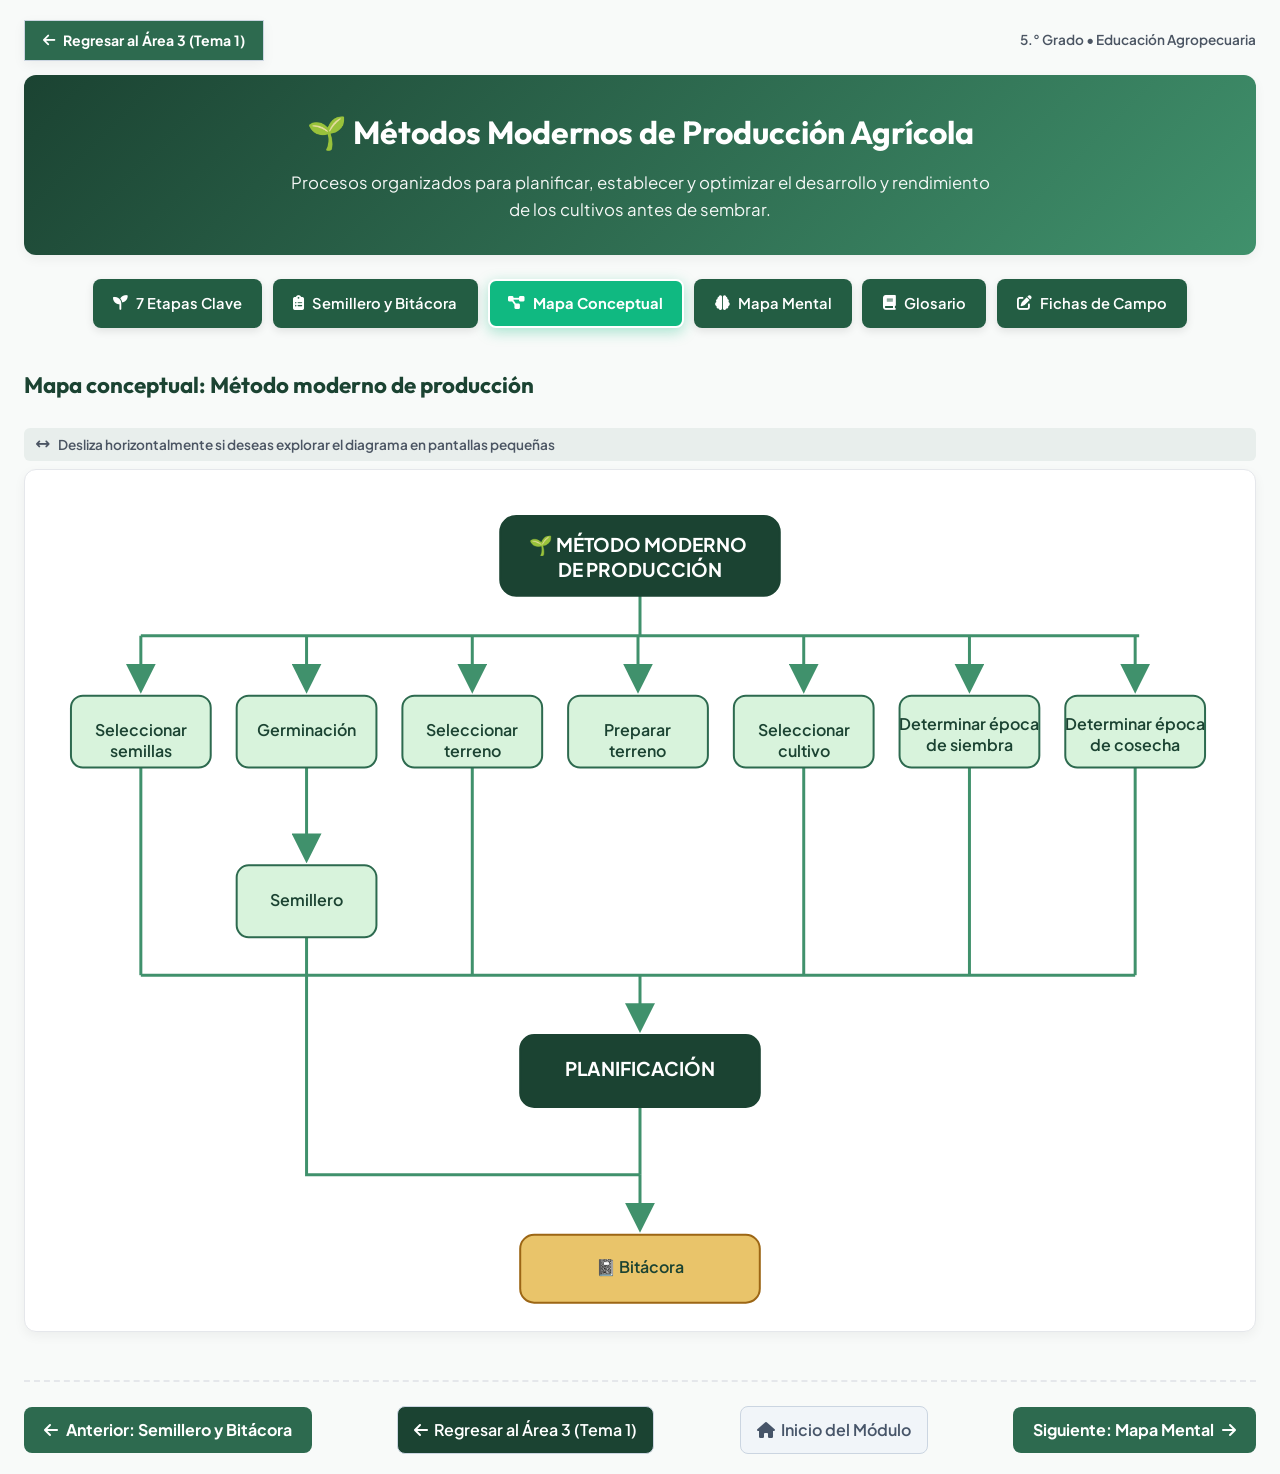
<file: metodos-mapa-conceptual.html>
<!DOCTYPE html>
<html lang="es">
<head>
  <meta charset="UTF-8">
  <meta name="viewport" content="width=device-width, initial-scale=1.0">
  <title>Mapa Conceptual: Método Moderno de Producción | Quinto Grado MEDUCA</title>
  <!-- Google Fonts & FontAwesome Icons -->
  <link rel="preconnect" href="https://fonts.googleapis.com">
  <link rel="preconnect" href="https://fonts.gstatic.com" crossorigin>
  <link href="https://fonts.googleapis.com/css2?family=Outfit:wght@600;700;800&family=Plus+Jakarta+Sans:wght@400;500;600;700&display=swap" rel="stylesheet">
  <link rel="stylesheet" href="https://cdnjs.cloudflare.com/ajax/libs/font-awesome/6.5.1/css/all.min.css">
  <style>

    :root {
      --primary: #2d6a4f;
      --primary-light: #40916c;
      --primary-dark: #1b4332;
      --accent: #d8f3dc;
      --accent-warm: #e9c46a;
      --surface: #ffffff;
      --background: #f8faf9;
      --text-main: #1f2937;
      --text-muted: #4b5563;
      --border: #e5e7eb;
      --shadow: 0 4px 12px rgba(0, 0, 0, 0.05);
      --radius: 12px;
    }

    * {
      box-sizing: border-box;
      margin: 0;
      padding: 0;
    }

    body {
      font-family: system-ui, -apple-system, BlinkMacSystemFont, "Segoe UI", Roboto, sans-serif;
      background-color: var(--background);
      color: var(--text-main);
      line-height: 1.6;
      padding: 1.25rem 0;
      width: 100%;
      margin: 0;
      box-sizing: border-box;
    }

    .container {
      width: 100%;
      max-width: 100%;
      margin: 0 auto;
      padding: 0 1.5rem;
      box-sizing: border-box;
    }

    /* Encabezado */
    .header {
      text-align: center;
      margin-bottom: 2.5rem;
      padding: 2rem 1.5rem;
      background: linear-gradient(135deg, var(--primary-dark), var(--primary-light));
      color: #ffffff;
      border-radius: var(--radius);
      box-shadow: var(--shadow);
    }

    .header h1 {
      font-size: 2rem;
      margin-bottom: 0.75rem;
    }

    .header p {
      font-size: 1.05rem;
      max-width: 720px;
      margin: 0 auto;
      opacity: 0.95;
    }

    .navigation {
      display: flex;
      justify-content: center;
      flex-wrap: wrap;
      gap: 0.75rem;
      margin: -1rem 0 2rem;
    }

    .navigation a {
      display: inline-block;
      padding: 0.7rem 1.2rem;
      background-color: var(--primary);
      color: #ffffff;
      border-radius: 8px;
      font-weight: 600;
      text-decoration: none;
      box-shadow: var(--shadow);
      transition: background-color 0.2s ease;
    }

    .navigation a:hover,
    .navigation a:focus-visible {
      background-color: var(--primary-dark);
    }

    /* Bloque Idea Principal */
    .highlight-card {
      background-color: var(--accent);
      border-left: 5px solid var(--primary);
      padding: 1.25rem 1.5rem;
      border-radius: 8px;
      margin-bottom: 2.5rem;
      display: flex;
      align-items: flex-start;
      gap: 1rem;
    }

    .highlight-card .icon {
      font-size: 1.8rem;
      line-height: 1;
    }

    .highlight-card h3 {
      color: var(--primary-dark);
      margin-bottom: 0.25rem;
      font-size: 1.1rem;
    }

    .highlight-card p {
      color: var(--text-main);
      font-weight: 500;
    }

    /* Grilla de Etapas */
    .section-title {
      font-size: 1.4rem;
      color: var(--primary-dark);
      margin-bottom: 1.5rem;
      display: flex;
      align-items: center;
      gap: 0.5rem;
    }

    .grid {
      display: grid;
      grid-template-columns: repeat(auto-fit, minmax(280px, 1fr));
      gap: 1.25rem;
      margin-bottom: 2.5rem;
    }

    .card {
      background-color: var(--surface);
      border: 1px solid var(--border);
      border-radius: var(--radius);
      padding: 1.5rem;
      box-shadow: var(--shadow);
      display: flex;
      flex-direction: column;
      position: relative;
    }

    .card-badge {
      position: absolute;
      top: 1rem;
      right: 1rem;
      background-color: var(--accent);
      color: var(--primary-dark);
      font-weight: bold;
      width: 28px;
      height: 28px;
      border-radius: 50%;
      display: flex;
      align-items: center;
      justify-content: center;
      font-size: 0.85rem;
    }

    .card h3 {
      font-size: 1.15rem;
      color: var(--primary);
      margin-bottom: 0.5rem;
      padding-right: 2rem;
    }

    .card p {
      color: var(--text-muted);
      font-size: 0.95rem;
      margin-bottom: 0.75rem;
    }

    .video-link {
      display: flex;
      flex-direction: column;
      align-items: stretch;
      gap: 0.4rem;
      margin-bottom: 0.75rem;
      color: var(--primary-dark);
      font-size: 0.9rem;
      font-weight: 600;
      text-decoration: none;
    }

    .video-link:hover,
    .video-link:focus-visible {
      text-decoration: underline;
    }

    .video-thumbnail {
      position: relative;
      display: flex;
      align-items: center;
      justify-content: center;
      width: 100%;
      aspect-ratio: 16 / 9;
      overflow: hidden;
      border-radius: 8px;
      background-color: #0d1f17;
      color: #ffffff;
      text-align: center;
    }

    .video-preview-img {
      position: absolute;
      inset: 0;
      width: 100%;
      height: 100%;
      object-fit: cover;
      transition: transform 0.4s cubic-bezier(0.4, 0, 0.2, 1), filter 0.4s ease;
      z-index: 1;
      display: block;
    }

    .video-overlay-gradient {
      position: absolute;
      inset: 0;
      background: linear-gradient(to top, rgba(0, 0, 0, 0.8) 0%, rgba(0, 0, 0, 0.25) 50%, rgba(0, 0, 0, 0.6) 100%);
      z-index: 2;
      transition: background 0.3s ease;
    }

    .video-link:hover .video-preview-img,
    .bitacora-video-link:hover .video-preview-img {
      transform: scale(1.06);
      filter: brightness(1.08);
    }

    .video-link:hover .video-overlay-gradient,
    .bitacora-video-link:hover .video-overlay-gradient {
      background: linear-gradient(to top, rgba(0, 0, 0, 0.65) 0%, rgba(0, 0, 0, 0.15) 50%, rgba(0, 0, 0, 0.45) 100%);
    }

    .video-thumbnail-title {
      position: absolute;
      top: 0.75rem;
      left: 0.85rem;
      right: 0.85rem;
      color: #ffffff;
      font-size: clamp(0.9rem, 2.5vw, 1.15rem);
      font-weight: 700;
      text-shadow: 0 2px 6px rgba(0, 0, 0, 0.9);
      z-index: 3;
      text-align: left;
    }

    .video-play-icon {
      position: relative;
      z-index: 3;
      display: flex;
      align-items: center;
      justify-content: center;
      width: 3.4rem;
      height: 3.4rem;
      padding-left: 0.25rem;
      border-radius: 50%;
      background-color: #ff0000;
      color: #ffffff;
      font-size: 1.35rem;
      box-shadow: 0 4px 14px rgba(0, 0, 0, 0.5);
      transition: transform 0.3s ease, background-color 0.3s ease, box-shadow 0.3s ease;
    }

    .video-link:hover .video-play-icon,
    .bitacora-video-link:hover .video-play-icon {
      transform: scale(1.15);
      background-color: #cc0000;
      box-shadow: 0 6px 20px rgba(255, 0, 0, 0.55);
    }

    .video-badge-yt {
      position: absolute;
      bottom: 0.65rem;
      right: 0.75rem;
      z-index: 3;
      background: rgba(0, 0, 0, 0.78);
      color: #ffffff;
      font-size: 0.78rem;
      font-weight: 700;
      padding: 3px 8px;
      border-radius: 4px;
      display: flex;
      align-items: center;
      gap: 5px;
      box-shadow: 0 2px 6px rgba(0,0,0,0.4);
    }
    .video-badge-yt i {
      color: #ff0000;
    }

    .video-action,
    .bitacora-video-caption {
      display: block;
      min-height: 44px;
      padding: 0.65rem 0.9rem;
      border-radius: 6px;
      background-color: var(--primary);
      color: #ffffff;
      text-align: center;
      font-weight: 600;
    }

    .video-action {
      transition: background-color 0.2s ease;
    }

    .video-link:hover .video-action,
    .video-link:focus-visible .video-action,
    .bitacora-video-link:hover .bitacora-video-caption,
    .bitacora-video-link:focus-visible .bitacora-video-caption {
      background-color: var(--primary-dark);
    }

    .bitacora-video-caption {
      border-radius: 0;
    }

    .card ul {
      list-style-type: none;
      padding-top: 0.5rem;
      border-top: 1px dashed var(--border);
      margin-top: auto;
    }

    .card ul li {
      font-size: 0.9rem;
      color: var(--text-main);
      padding: 0.25rem 0;
      display: flex;
      align-items: center;
      gap: 0.5rem;
    }

    .card ul li::before {
      content: "✔";
      color: var(--primary-light);
      font-size: 0.75rem;
    }

    /* Sección Bitácora */
    .bitacora-section {
      background-color: var(--surface);
      border: 1px solid var(--border);
      border-radius: var(--radius);
      padding: 1.75rem;
      box-shadow: var(--shadow);
    }

    .bitacora-header {
      display: flex;
      align-items: center;
      gap: 0.75rem;
      margin-bottom: 0.75rem;
    }

    .bitacora-tags {
      display: flex;
      flex-wrap: wrap;
      gap: 0.5rem;
      margin-top: 1rem;
    }

    .tag {
      display: inline-block;
      background-color: #f3f4f6;
      border: 1px solid var(--border);
      padding: 0.35rem 0.75rem;
      border-radius: 20px;
      font-size: 0.85rem;
      font-weight: 500;
      color: var(--text-muted);
    }

    .tag-link {
      text-decoration: none;
    }

    .tag-link:hover,
    .tag-link:focus-visible {
      background-color: var(--accent);
      border-color: var(--primary-light);
      color: var(--primary-dark);
    }

    .bitacora-content {
      display: grid;
      grid-template-columns: repeat(auto-fit, minmax(280px, 1fr));
      gap: 1.5rem;
      margin-top: 1.5rem;
    }

    .bitacora-content h3 {
      color: var(--primary-dark);
      font-size: 1.05rem;
      margin-bottom: 0.75rem;
    }

    .bitacora-content ul,
    .bitacora-content ol {
      padding-left: 1.4rem;
      color: var(--text-muted);
    }

    .bitacora-content li {
      padding: 0.3rem 0;
    }

    .bitacora-content li::marker {
      color: var(--primary-light);
      font-weight: 700;
    }

    .bitacora-content strong {
      color: var(--primary-dark);
    }

    .bitacora-video-caption {
      border-radius: 0;
    }

    .bitacora-video-link {
      display: block;
      width: 100%;
      overflow: hidden;
      border-radius: var(--radius);
      box-shadow: var(--shadow);
      color: #ffffff;
      text-decoration: none;
    }

    .bitacora-video-link img {
      display: block;
      width: 100%;
      aspect-ratio: 16 / 9;
      object-fit: cover;
    }

    .bitacora-video-link:focus-visible {
      outline: 3px solid var(--primary-light);
      outline-offset: 3px;
    }

    .extra-section {
      margin-top: 2.5rem;
      scroll-margin-top: 1rem;
    }

    .extra-card {
      margin-bottom: 1.25rem;
      padding: 1.5rem;
      background-color: var(--surface);
      border: 1px solid var(--border);
      border-radius: var(--radius);
      box-shadow: var(--shadow);
    }

    .extra-card h3 {
      color: var(--primary-dark);
      font-size: 1.1rem;
      margin-bottom: 0.75rem;
    }

    .glossary-grid {
      display: grid;
      grid-template-columns: repeat(auto-fit, minmax(250px, 1fr));
      gap: 1rem;
    }

    .glossary-entry {
      background-color: var(--surface);
      border: 1px solid var(--border);
      border-left: 4px solid var(--primary-light);
      border-radius: 8px;
      padding: 1rem 1.25rem;
      box-shadow: var(--shadow);
    }

    .glossary-entry h3 {
      color: var(--primary-dark);
      font-size: 1rem;
      margin-bottom: 0.35rem;
    }

    .glossary-entry p {
      color: var(--text-muted);
      font-size: 0.95rem;
    }

    .diagram-card {
      overflow-x: auto;
      padding: 1rem;
      background-color: var(--surface);
      border: 1px solid var(--border);
      border-radius: var(--radius);
      box-shadow: var(--shadow);
    }

    .diagram-card svg {
      display: block;
      width: 100%;
      min-width: 900px;
      height: auto;
    }

    .flow-connector {
      fill: none;
      stroke: var(--primary-light);
      stroke-width: 3;
    }

    .flow-node {
      fill: var(--accent);
      stroke: var(--primary);
      stroke-width: 2;
    }

    .flow-node-main {
      fill: var(--primary-dark);
      stroke: var(--primary-dark);
    }

    .flow-node-final {
      fill: #e9c46a;
      stroke: #9c6615;
    }

    .flow-label {
      fill: var(--primary-dark);
      font-size: 16px;
      font-weight: 600;
      text-anchor: middle;
      dominant-baseline: middle;
    }

    .flow-label-main {
      fill: #ffffff;
      font-size: 19px;
      font-weight: 700;
    }

    .mindmap-svg {
      display: block;
      width: 100%;
      min-width: 850px;
      height: auto;
    }

    .mind-branch {
      fill: none;
      stroke-width: 4;
      stroke-linecap: round;
    }

    .branch-seed { stroke: #40916c; }
    .branch-terrain { stroke: #e9a23b; }
    .branch-crop { stroke: #6284c7; }
    .branch-time { stroke: #be6b9b; }
    .branch-followup { stroke: #829447; }

    .mind-root {
      fill: var(--primary-dark);
      stroke: var(--primary-dark);
      stroke-width: 2;
    }

    .mind-category { stroke-width: 2; }
    .category-seed { fill: #d8f3dc; stroke: #40916c; }
    .category-terrain { fill: #fff0d6; stroke: #e9a23b; }
    .category-crop { fill: #e5ecfb; stroke: #6284c7; }
    .category-time { fill: #f8e5ef; stroke: #be6b9b; }
    .category-followup { fill: #edf0dc; stroke: #829447; }

    .mind-leaf {
      fill: #ffffff;
      stroke-width: 2;
    }

    .mind-label {
      fill: var(--primary-dark);
      font-size: 16px;
      font-weight: 600;
      text-anchor: middle;
      dominant-baseline: middle;
    }

    .mind-root-label {
      fill: #ffffff;
      font-size: 20px;
      font-weight: 700;
    }

    .form-fields {
      display: grid;
      grid-template-columns: repeat(auto-fit, minmax(220px, 1fr));
      gap: 1rem;
    }

    .form-fields label,
    .record-fields label {
      display: flex;
      flex-direction: column;
      gap: 0.35rem;
      color: var(--primary-dark);
      font-weight: 600;
    }

    .extra-card input,
    .extra-card select,
    .extra-card textarea {
      width: 100%;
      padding: 0.6rem;
      border: 1px solid #cbd5d1;
      border-radius: 6px;
      font: inherit;
      color: var(--text-main);
    }

    .extra-card textarea {
      min-height: 90px;
      resize: vertical;
    }

    .table-wrapper { overflow-x: auto; }

    .record-table {
      width: 100%;
      min-width: 700px;
      border-collapse: collapse;
    }

    .record-table th,
    .record-table td {
      padding: 0.65rem;
      border: 1px solid var(--border);
      text-align: left;
      vertical-align: middle;
    }

    .record-table th {
      background-color: var(--accent);
      color: var(--primary-dark);
    }

    .record-table input { min-width: 100px; }

    .record-fields {
      display: grid;
      grid-template-columns: repeat(auto-fit, minmax(220px, 1fr));
      gap: 1rem;
    }

    .record-fields textarea { min-height: 90px; }

    .checkbox-cell { text-align: center !important; }
    .checkbox-cell input { width: 1.1rem; height: 1.1rem; accent-color: var(--primary); }

    .analysis-question { margin-top: 1rem; }
    .analysis-question:first-of-type { margin-top: 0; }
    .analysis-question h3 { margin-bottom: 0.5rem; font-size: 1rem; }

    .back-to-top {
      display: inline-block;
      margin-top: 1rem;
      color: var(--primary-dark);
      font-weight: 600;
    }

    .extra-section section[id] { scroll-margin-top: 1rem; }

    .questions-box {
      background: #fdfaf3;
      border: 1px solid var(--accent-warm);
      padding: 1rem;
      border-radius: 8px;
      margin-top: 1rem;
    }

    .questions-box strong {
      color: #9c6615;
    }


    /* Mejoras de Tipografía e Interfaz */
    body {
      font-family: 'Plus Jakarta Sans', system-ui, -apple-system, sans-serif;
    }
    h1, h2, h3, h4 {
      font-family: 'Outfit', sans-serif;
    }

    /* Barra de herramientas para el estudiante */
    .student-toolbar {
      display: flex;
      align-items: center;
      justify-content: center;
      gap: 12px;
      flex-wrap: wrap;
      background: #ffffff;
      border: 1.5px solid var(--border);
      padding: 12px 18px;
      border-radius: var(--radius);
      box-shadow: var(--shadow);
      margin-bottom: 2rem;
    }

    .btn-tool {
      display: inline-flex;
      align-items: center;
      gap: 8px;
      padding: 8px 16px;
      border-radius: 8px;
      font-size: 0.9rem;
      font-weight: 700;
      cursor: pointer;
      border: none;
      transition: all 0.2s ease;
    }

    .btn-save {
      background: var(--primary);
      color: #ffffff;
    }
    .btn-save:hover {
      background: var(--primary-dark);
      transform: translateY(-2px);
    }

    .btn-print {
      background: #0284c7;
      color: #ffffff;
    }
    .btn-print:hover {
      background: #0369a1;
      transform: translateY(-2px);
    }

    .btn-reset {
      background: #f1f5f9;
      color: #64748b;
      border: 1px solid #cbd5e1;
    }
    .btn-reset:hover {
      background: #fee2e2;
      color: #dc2626;
      border-color: #fca5a5;
    }

    .save-status {
      font-size: 0.85rem;
      color: #16a34a;
      font-weight: 700;
      display: none;
      align-items: center;
      gap: 6px;
    }
    .save-status.visible {
      display: inline-flex;
    }

    /* Indicador de desplazamiento para diagramas */
    .scroll-hint {
      display: flex;
      align-items: center;
      gap: 8px;
      color: var(--text-muted);
      font-size: 0.85rem;
      font-weight: 600;
      margin-bottom: 8px;
      background: rgba(45, 106, 79, 0.08);
      padding: 6px 12px;
      border-radius: 6px;
    }

    /* Tarjetas Interactivas con Hover Suave */
    .card {
      transition: transform 0.25s ease, box-shadow 0.25s ease, border-color 0.25s ease;
    }
    .card:hover {
      transform: translateY(-4px);
      box-shadow: 0 8px 24px rgba(0, 0, 0, 0.08);
      border-color: var(--primary-light);
    }

    /* Estilos de Impresión */
    @media print {
      body {
        background: #ffffff !important;
        color: #000000 !important;
        padding: 0 !important;
      }
      .navigation, .student-toolbar, .back-to-top, .video-link, .bitacora-video-link, .scroll-hint {
        display: none !important;
      }
      .card, .bitacora-section, .extra-card, .glossary-entry, .diagram-card {
        box-shadow: none !important;
        border: 1px solid #ccc !important;
        break-inside: avoid;
      }
      .header {
        background: none !important;
        color: #000 !important;
        border-bottom: 2px solid #2d6a4f !important;
        border-radius: 0 !important;
        padding: 10px 0 !important;
      }
    }
  
    /* Navegación por Subpáginas */
    .navigation {
      display: flex;
      justify-content: center;
      flex-wrap: wrap;
      gap: 0.65rem;
      margin: -1rem 0 2rem;
    }

    .navigation a {
      display: inline-flex;
      align-items: center;
      gap: 8px;
      padding: 0.65rem 1.15rem;
      background-color: #235d43;
      color: #ffffff;
      border-radius: 8px;
      font-weight: 600;
      font-size: 0.92rem;
      text-decoration: none;
      box-shadow: 0 3px 8px rgba(0, 0, 0, 0.1);
      transition: all 0.2s ease;
      border: 2px solid transparent;
    }

    .navigation a:hover,
    .navigation a:focus-visible {
      background-color: #1b4332;
      transform: translateY(-2px);
      box-shadow: 0 5px 12px rgba(0, 0, 0, 0.15);
    }

    .navigation a.active {
      background-color: #10b981;
      color: #ffffff;
      border-color: #ffffff;
      box-shadow: 0 4px 14px rgba(16, 185, 129, 0.35);
      font-weight: 700;
    }

    /* Footer de Navegación entre Subpáginas */
    .subpage-nav-footer {
      display: flex;
      justify-content: space-between;
      align-items: center;
      gap: 12px;
      margin-top: 3rem;
      padding-top: 1.5rem;
      border-top: 2px dashed var(--border);
      flex-wrap: wrap;
    }
    .btn-subpage-nav {
      display: inline-flex;
      align-items: center;
      gap: 8px;
      padding: 10px 20px;
      background: var(--primary);
      color: #ffffff;
      border-radius: 8px;
      font-weight: 700;
      text-decoration: none;
      transition: all 0.2s ease;
    }
    .btn-subpage-nav:hover {
      background: var(--primary-dark);
      transform: translateY(-2px);
    }
    .btn-subpage-home {
      display: inline-flex;
      align-items: center;
      gap: 6px;
      padding: 10px 16px;
      background: #f1f5f9;
      color: #475569;
      border-radius: 8px;
      font-weight: 600;
      text-decoration: none;
      border: 1px solid #cbd5e1;
    }
    .btn-subpage-home:hover {
      background: #e2e8f0;
      color: #0f172a;
    }

  
    /* Optimizacion para dispositivos moviles - Ancho Completo Ajustado */
    @media (max-width: 768px) {
      body {
        padding: 0.5rem 0;
        width: 100%;
      }
      .container {
        padding: 0 0.6rem;
        width: 100%;
        max-width: 100%;
      }
      .header {
        margin-bottom: 0.85rem;
        padding: 0.85rem 0.75rem;
        border-radius: 10px;
        width: 100%;
      }
      .header h1 {
        font-size: 1.25rem;
        margin-bottom: 0.25rem;
      }
      .header p {
        font-size: 0.82rem;
        line-height: 1.35;
        max-width: 100%;
      }
      .navigation {
        margin: -0.25rem 0 1rem;
        gap: 0.4rem;
        display: flex;
        overflow-x: auto;
        flex-wrap: nowrap;
        justify-content: flex-start;
        padding-bottom: 6px;
        -webkit-overflow-scrolling: touch;
        width: 100%;
      }
      .navigation a {
        padding: 0.45rem 0.8rem;
        font-size: 0.8rem;
        white-space: nowrap;
        flex-shrink: 0;
      }
      .highlight-card {
        padding: 0.85rem 1rem;
        margin-bottom: 1.25rem;
        width: 100%;
      }
      .card, .semillero-hero-card, .bitacora-card-detail, .extra-card {
        padding: 1.15rem 1rem !important;
        width: 100% !important;
      }
      .card-body-row {
        grid-template-columns: 1fr;
        gap: 1rem;
      }
      .card-header-block {
        padding-right: 2.2rem;
      }
      .card-badge {
        top: 0.75rem;
        right: 0.75rem;
        width: 26px;
        height: 26px;
        font-size: 0.8rem;
      }
      .btn-subpage-home, .btn-subpage-nav {
        padding: 0.5rem 0.9rem;
        font-size: 0.82rem;
      }
      .subpage-nav-footer {
        flex-direction: column;
        align-items: stretch;
        gap: 8px;
      }
      .subpage-nav-footer a {
        justify-content: center;
        text-align: center;
      }
    }

  </style>
</head>
<body>

  <div class="container">
    <!-- BOTÓN PARA REGRESAR A ÁREA 3 (TEMA 1) -->
    <div style="margin-bottom: 14px; display: flex; align-items: center; justify-content: space-between; flex-wrap: wrap; gap: 10px;">
      <a href="index.html#quinto-area3-tema1" target="_top" onclick="regresarArea3Tema1(event)" class="btn-subpage-home" style="background: var(--primary); color: #ffffff; text-decoration: none; padding: 8px 18px; border-radius: var(--radius-pill); font-weight: 700; font-size: 0.88rem; display: inline-flex; align-items: center; gap: 8px; box-shadow: var(--shadow);">
        <i class="fa-solid fa-arrow-left"></i> Regresar al Área 3 (Tema 1)
      </a>
      <span style="font-size: 0.85rem; color: var(--text-muted); font-weight: 600;">5.° Grado • Educación Agropecuaria</span>
    </div>

    <header class="header" id="inicio">
      <h1>🌱 Métodos Modernos de Producción Agrícola</h1>
      <p>Procesos organizados para planificar, establecer y optimizar el desarrollo y rendimiento de los cultivos antes de sembrar.</p>
    </header>

    <nav class="navigation" aria-label="Navegación de Subpáginas">
      <a href="metodos-etapas.html" class=""><i class="fa-solid fa-seedling"></i> 7 Etapas Clave</a>
      <a href="metodos-semillero.html" class=""><i class="fa-solid fa-clipboard-list"></i> Semillero y Bitácora</a>
      <a href="metodos-mapa-conceptual.html" class=" active"><i class="fa-solid fa-diagram-project"></i> Mapa Conceptual</a>
      <a href="metodos-mapa-mental.html" class=""><i class="fa-solid fa-brain"></i> Mapa Mental</a>
      <a href="metodos-glosario.html" class=""><i class="fa-solid fa-book"></i> Glosario</a>
      <a href="metodos-fichas-campo.html" class=""><i class="fa-solid fa-pen-to-square"></i> Fichas de Campo</a>
    </nav>

    <section class="extra-section" id="conceptual" aria-labelledby="conceptual-title">
      <h2 class="section-title" id="conceptual-title">Mapa conceptual: Método moderno de producción</h2>
            <div class="scroll-hint"><i class="fa-solid fa-arrows-left-right"></i> Desliza horizontalmente si deseas explorar el diagrama en pantallas pequeñas</div>
      <div class="diagram-card">
        <svg viewBox="0 0 1200 830" role="img" aria-labelledby="flow-title flow-description">
          <title id="flow-title">Método moderno de producción</title>
          <desc id="flow-description">Diagrama de las etapas de producción agrícola: selección de semillas, germinación, selección y preparación del terreno, selección del cultivo, épocas de siembra y cosecha, semillero, planificación y bitácora.</desc>
          <defs>
            <marker id="flow-arrow" markerWidth="10" markerHeight="10" refX="8" refY="5" orient="auto">
              <path d="M0,0 L10,5 L0,10 z" fill="#40916c"></path>
            </marker>
          </defs>
          <g class="flow-connector">
            <path d="M600 110 V150"></path>
            <path d="M100 150 H1100"></path>
            <path d="M100 150 V202" marker-end="url(#flow-arrow)"></path>
            <path d="M266 150 V202" marker-end="url(#flow-arrow)"></path>
            <path d="M432 150 V202" marker-end="url(#flow-arrow)"></path>
            <path d="M598 150 V202" marker-end="url(#flow-arrow)"></path>
            <path d="M764 150 V202" marker-end="url(#flow-arrow)"></path>
            <path d="M930 150 V202" marker-end="url(#flow-arrow)"></path>
            <path d="M1096 150 V202" marker-end="url(#flow-arrow)"></path>
            <path d="M266 282 V372" marker-end="url(#flow-arrow)"></path>
            <path d="M100 282 V490"></path>
            <path d="M432 282 V490"></path>
            <path d="M764 282 V490"></path>
            <path d="M930 282 V490"></path>
            <path d="M1096 282 V490"></path>
            <path d="M100 490 H1096"></path>
            <path d="M600 490 V542" marker-end="url(#flow-arrow)"></path>
            <path d="M266 452 V690 H600"></path>
            <path d="M600 622 V690"></path>
            <path d="M600 690 V742" marker-end="url(#flow-arrow)"></path>
          </g>
          <g>
            <rect class="flow-node flow-node-main" x="460" y="30" width="280" height="80" rx="16"></rect>
            <text class="flow-label flow-label-main" x="600" y="61">
              <tspan x="600">🌱 MÉTODO MODERNO</tspan>
              <tspan x="600" dy="25">DE PRODUCCIÓN</tspan>
            </text>
            <rect class="flow-node" x="30" y="210" width="140" height="72" rx="12"></rect>
            <text class="flow-label" x="100" y="246">Seleccionar<tspan x="100" dy="21">semillas</tspan></text>
            <rect class="flow-node" x="196" y="210" width="140" height="72" rx="12"></rect>
            <text class="flow-label" x="266" y="246">Germinación</text>
            <rect class="flow-node" x="362" y="210" width="140" height="72" rx="12"></rect>
            <text class="flow-label" x="432" y="246">Seleccionar<tspan x="432" dy="21">terreno</tspan></text>
            <rect class="flow-node" x="528" y="210" width="140" height="72" rx="12"></rect>
            <text class="flow-label" x="598" y="246">Preparar<tspan x="598" dy="21">terreno</tspan></text>
            <rect class="flow-node" x="694" y="210" width="140" height="72" rx="12"></rect>
            <text class="flow-label" x="764" y="246">Seleccionar<tspan x="764" dy="21">cultivo</tspan></text>
            <rect class="flow-node" x="860" y="210" width="140" height="72" rx="12"></rect>
            <text class="flow-label" x="930" y="240">Determinar época<tspan x="930" dy="21">de siembra</tspan></text>
            <rect class="flow-node" x="1026" y="210" width="140" height="72" rx="12"></rect>
            <text class="flow-label" x="1096" y="240">Determinar época<tspan x="1096" dy="21">de cosecha</tspan></text>
            <rect class="flow-node" x="196" y="380" width="140" height="72" rx="12"></rect>
            <text class="flow-label" x="266" y="416">Semillero</text>
            <rect class="flow-node flow-node-main" x="480" y="550" width="240" height="72" rx="14"></rect>
            <text class="flow-label flow-label-main" x="600" y="586">PLANIFICACIÓN</text>
            <rect class="flow-node flow-node-final" x="480" y="750" width="240" height="68" rx="14"></rect>
            <text class="flow-label" x="600" y="784">📓 Bitácora</text>
          </g>
        </svg>
      </div>
      
    </section>

    <div class="subpage-nav-footer">
  <a href="metodos-semillero.html" class="btn-subpage-nav"><i class="fa-solid fa-arrow-left"></i> Anterior: Semillero y Bitácora</a>
    <a href="index.html#quinto-area3-tema1" target="_top" class="btn-subpage-home" onclick="regresarArea3Tema1(event)" style="background: var(--primary-dark); color: #ffffff;">
    <i class="fa-solid fa-arrow-left"></i> Regresar al Área 3 (Tema 1)
  </a>
  <a href="metodos-etapas.html" class="btn-subpage-home"><i class="fa-solid fa-house"></i> Inicio del Módulo</a>
  <a href="metodos-mapa-mental.html" class="btn-subpage-nav">Siguiente: Mapa Mental <i class="fa-solid fa-arrow-right"></i></a>
</div>
  </div>

  

  <script>
    function regresarArea3Tema1(e) {
      if (e) e.preventDefault();
      if (window.parent && window.parent !== window && typeof window.parent.regresarQuintoTema1 === 'function') {
        window.parent.regresarQuintoTema1();
      } else {
        window.top.location.href = "index.html#quinto-area3-tema1";
      }
    }
  </script>

</body>
</html>
</file>
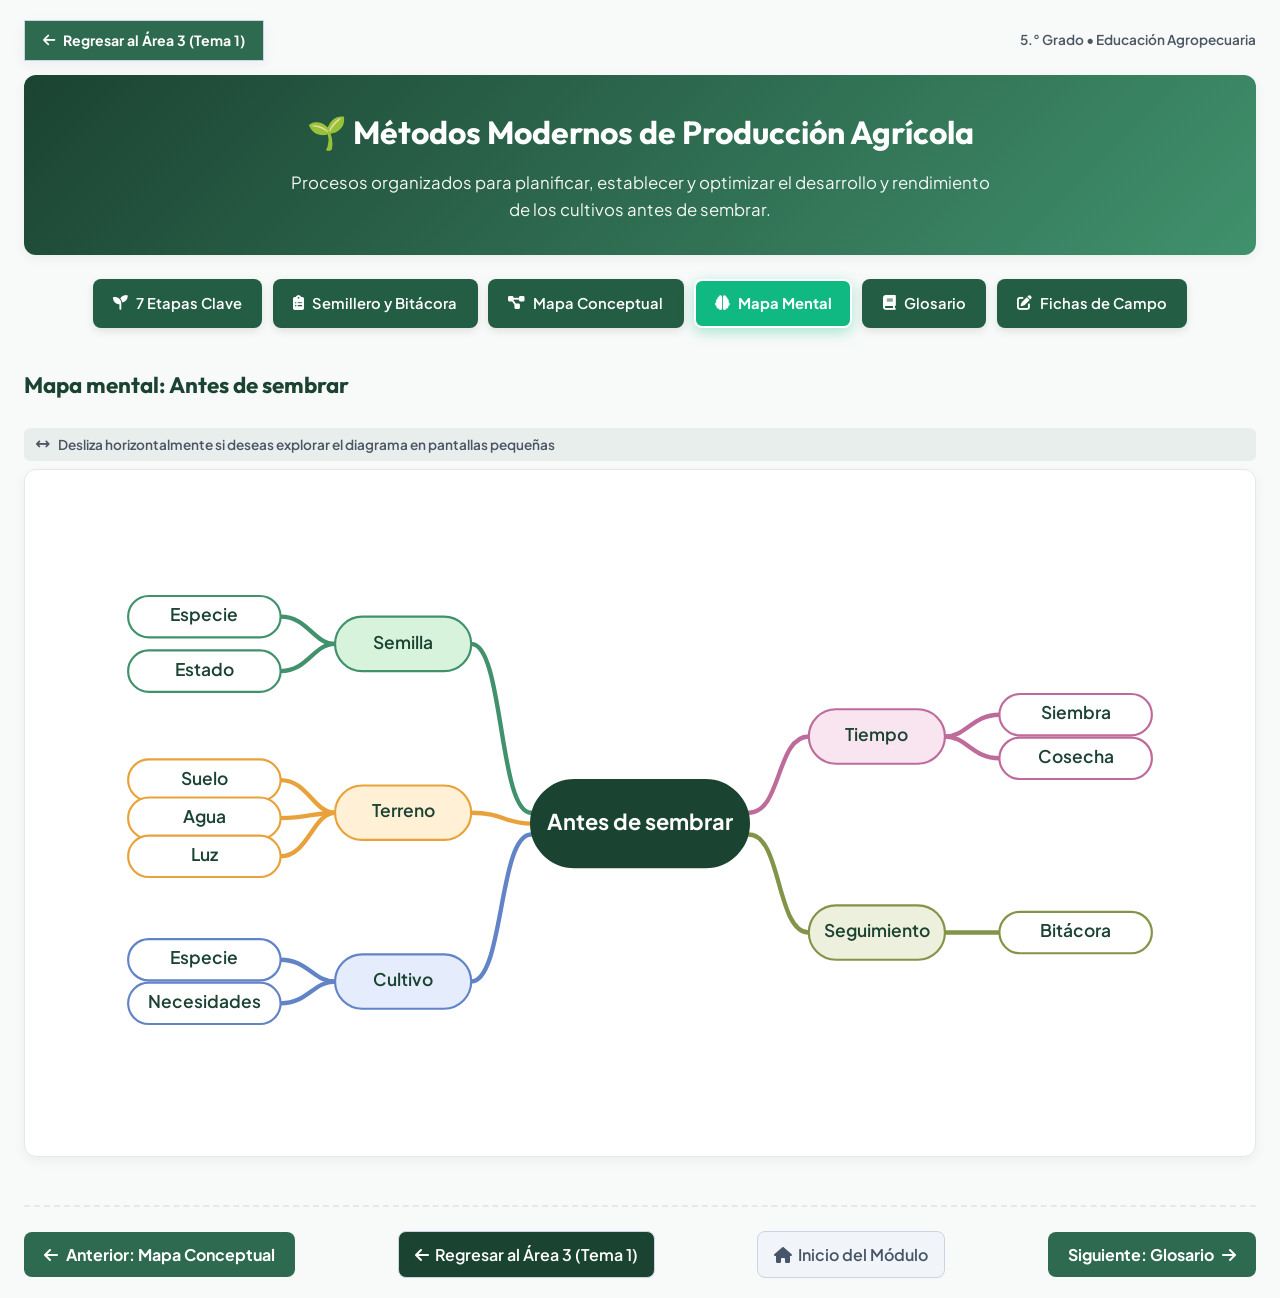
<file: metodos-mapa-mental.html>
<!DOCTYPE html>
<html lang="es">
<head>
  <meta charset="UTF-8">
  <meta name="viewport" content="width=device-width, initial-scale=1.0">
  <title>Mapa Mental: Antes de Sembrar | Quinto Grado MEDUCA</title>
  <!-- Google Fonts & FontAwesome Icons -->
  <link rel="preconnect" href="https://fonts.googleapis.com">
  <link rel="preconnect" href="https://fonts.gstatic.com" crossorigin>
  <link href="https://fonts.googleapis.com/css2?family=Outfit:wght@600;700;800&family=Plus+Jakarta+Sans:wght@400;500;600;700&display=swap" rel="stylesheet">
  <link rel="stylesheet" href="https://cdnjs.cloudflare.com/ajax/libs/font-awesome/6.5.1/css/all.min.css">
  <style>

    :root {
      --primary: #2d6a4f;
      --primary-light: #40916c;
      --primary-dark: #1b4332;
      --accent: #d8f3dc;
      --accent-warm: #e9c46a;
      --surface: #ffffff;
      --background: #f8faf9;
      --text-main: #1f2937;
      --text-muted: #4b5563;
      --border: #e5e7eb;
      --shadow: 0 4px 12px rgba(0, 0, 0, 0.05);
      --radius: 12px;
    }

    * {
      box-sizing: border-box;
      margin: 0;
      padding: 0;
    }

    body {
      font-family: system-ui, -apple-system, BlinkMacSystemFont, "Segoe UI", Roboto, sans-serif;
      background-color: var(--background);
      color: var(--text-main);
      line-height: 1.6;
      padding: 1.25rem 0;
      width: 100%;
      margin: 0;
      box-sizing: border-box;
    }

    .container {
      width: 100%;
      max-width: 100%;
      margin: 0 auto;
      padding: 0 1.5rem;
      box-sizing: border-box;
    }

    /* Encabezado */
    .header {
      text-align: center;
      margin-bottom: 2.5rem;
      padding: 2rem 1.5rem;
      background: linear-gradient(135deg, var(--primary-dark), var(--primary-light));
      color: #ffffff;
      border-radius: var(--radius);
      box-shadow: var(--shadow);
    }

    .header h1 {
      font-size: 2rem;
      margin-bottom: 0.75rem;
    }

    .header p {
      font-size: 1.05rem;
      max-width: 720px;
      margin: 0 auto;
      opacity: 0.95;
    }

    .navigation {
      display: flex;
      justify-content: center;
      flex-wrap: wrap;
      gap: 0.75rem;
      margin: -1rem 0 2rem;
    }

    .navigation a {
      display: inline-block;
      padding: 0.7rem 1.2rem;
      background-color: var(--primary);
      color: #ffffff;
      border-radius: 8px;
      font-weight: 600;
      text-decoration: none;
      box-shadow: var(--shadow);
      transition: background-color 0.2s ease;
    }

    .navigation a:hover,
    .navigation a:focus-visible {
      background-color: var(--primary-dark);
    }

    /* Bloque Idea Principal */
    .highlight-card {
      background-color: var(--accent);
      border-left: 5px solid var(--primary);
      padding: 1.25rem 1.5rem;
      border-radius: 8px;
      margin-bottom: 2.5rem;
      display: flex;
      align-items: flex-start;
      gap: 1rem;
    }

    .highlight-card .icon {
      font-size: 1.8rem;
      line-height: 1;
    }

    .highlight-card h3 {
      color: var(--primary-dark);
      margin-bottom: 0.25rem;
      font-size: 1.1rem;
    }

    .highlight-card p {
      color: var(--text-main);
      font-weight: 500;
    }

    /* Grilla de Etapas */
    .section-title {
      font-size: 1.4rem;
      color: var(--primary-dark);
      margin-bottom: 1.5rem;
      display: flex;
      align-items: center;
      gap: 0.5rem;
    }

    .grid {
      display: grid;
      grid-template-columns: repeat(auto-fit, minmax(280px, 1fr));
      gap: 1.25rem;
      margin-bottom: 2.5rem;
    }

    .card {
      background-color: var(--surface);
      border: 1px solid var(--border);
      border-radius: var(--radius);
      padding: 1.5rem;
      box-shadow: var(--shadow);
      display: flex;
      flex-direction: column;
      position: relative;
    }

    .card-badge {
      position: absolute;
      top: 1rem;
      right: 1rem;
      background-color: var(--accent);
      color: var(--primary-dark);
      font-weight: bold;
      width: 28px;
      height: 28px;
      border-radius: 50%;
      display: flex;
      align-items: center;
      justify-content: center;
      font-size: 0.85rem;
    }

    .card h3 {
      font-size: 1.15rem;
      color: var(--primary);
      margin-bottom: 0.5rem;
      padding-right: 2rem;
    }

    .card p {
      color: var(--text-muted);
      font-size: 0.95rem;
      margin-bottom: 0.75rem;
    }

    .video-link {
      display: flex;
      flex-direction: column;
      align-items: stretch;
      gap: 0.4rem;
      margin-bottom: 0.75rem;
      color: var(--primary-dark);
      font-size: 0.9rem;
      font-weight: 600;
      text-decoration: none;
    }

    .video-link:hover,
    .video-link:focus-visible {
      text-decoration: underline;
    }

    .video-thumbnail {
      position: relative;
      display: flex;
      align-items: center;
      justify-content: center;
      width: 100%;
      aspect-ratio: 16 / 9;
      overflow: hidden;
      border-radius: 8px;
      background-color: #0d1f17;
      color: #ffffff;
      text-align: center;
    }

    .video-preview-img {
      position: absolute;
      inset: 0;
      width: 100%;
      height: 100%;
      object-fit: cover;
      transition: transform 0.4s cubic-bezier(0.4, 0, 0.2, 1), filter 0.4s ease;
      z-index: 1;
      display: block;
    }

    .video-overlay-gradient {
      position: absolute;
      inset: 0;
      background: linear-gradient(to top, rgba(0, 0, 0, 0.8) 0%, rgba(0, 0, 0, 0.25) 50%, rgba(0, 0, 0, 0.6) 100%);
      z-index: 2;
      transition: background 0.3s ease;
    }

    .video-link:hover .video-preview-img,
    .bitacora-video-link:hover .video-preview-img {
      transform: scale(1.06);
      filter: brightness(1.08);
    }

    .video-link:hover .video-overlay-gradient,
    .bitacora-video-link:hover .video-overlay-gradient {
      background: linear-gradient(to top, rgba(0, 0, 0, 0.65) 0%, rgba(0, 0, 0, 0.15) 50%, rgba(0, 0, 0, 0.45) 100%);
    }

    .video-thumbnail-title {
      position: absolute;
      top: 0.75rem;
      left: 0.85rem;
      right: 0.85rem;
      color: #ffffff;
      font-size: clamp(0.9rem, 2.5vw, 1.15rem);
      font-weight: 700;
      text-shadow: 0 2px 6px rgba(0, 0, 0, 0.9);
      z-index: 3;
      text-align: left;
    }

    .video-play-icon {
      position: relative;
      z-index: 3;
      display: flex;
      align-items: center;
      justify-content: center;
      width: 3.4rem;
      height: 3.4rem;
      padding-left: 0.25rem;
      border-radius: 50%;
      background-color: #ff0000;
      color: #ffffff;
      font-size: 1.35rem;
      box-shadow: 0 4px 14px rgba(0, 0, 0, 0.5);
      transition: transform 0.3s ease, background-color 0.3s ease, box-shadow 0.3s ease;
    }

    .video-link:hover .video-play-icon,
    .bitacora-video-link:hover .video-play-icon {
      transform: scale(1.15);
      background-color: #cc0000;
      box-shadow: 0 6px 20px rgba(255, 0, 0, 0.55);
    }

    .video-badge-yt {
      position: absolute;
      bottom: 0.65rem;
      right: 0.75rem;
      z-index: 3;
      background: rgba(0, 0, 0, 0.78);
      color: #ffffff;
      font-size: 0.78rem;
      font-weight: 700;
      padding: 3px 8px;
      border-radius: 4px;
      display: flex;
      align-items: center;
      gap: 5px;
      box-shadow: 0 2px 6px rgba(0,0,0,0.4);
    }
    .video-badge-yt i {
      color: #ff0000;
    }

    .video-action,
    .bitacora-video-caption {
      display: block;
      min-height: 44px;
      padding: 0.65rem 0.9rem;
      border-radius: 6px;
      background-color: var(--primary);
      color: #ffffff;
      text-align: center;
      font-weight: 600;
    }

    .video-action {
      transition: background-color 0.2s ease;
    }

    .video-link:hover .video-action,
    .video-link:focus-visible .video-action,
    .bitacora-video-link:hover .bitacora-video-caption,
    .bitacora-video-link:focus-visible .bitacora-video-caption {
      background-color: var(--primary-dark);
    }

    .bitacora-video-caption {
      border-radius: 0;
    }

    .card ul {
      list-style-type: none;
      padding-top: 0.5rem;
      border-top: 1px dashed var(--border);
      margin-top: auto;
    }

    .card ul li {
      font-size: 0.9rem;
      color: var(--text-main);
      padding: 0.25rem 0;
      display: flex;
      align-items: center;
      gap: 0.5rem;
    }

    .card ul li::before {
      content: "✔";
      color: var(--primary-light);
      font-size: 0.75rem;
    }

    /* Sección Bitácora */
    .bitacora-section {
      background-color: var(--surface);
      border: 1px solid var(--border);
      border-radius: var(--radius);
      padding: 1.75rem;
      box-shadow: var(--shadow);
    }

    .bitacora-header {
      display: flex;
      align-items: center;
      gap: 0.75rem;
      margin-bottom: 0.75rem;
    }

    .bitacora-tags {
      display: flex;
      flex-wrap: wrap;
      gap: 0.5rem;
      margin-top: 1rem;
    }

    .tag {
      display: inline-block;
      background-color: #f3f4f6;
      border: 1px solid var(--border);
      padding: 0.35rem 0.75rem;
      border-radius: 20px;
      font-size: 0.85rem;
      font-weight: 500;
      color: var(--text-muted);
    }

    .tag-link {
      text-decoration: none;
    }

    .tag-link:hover,
    .tag-link:focus-visible {
      background-color: var(--accent);
      border-color: var(--primary-light);
      color: var(--primary-dark);
    }

    .bitacora-content {
      display: grid;
      grid-template-columns: repeat(auto-fit, minmax(280px, 1fr));
      gap: 1.5rem;
      margin-top: 1.5rem;
    }

    .bitacora-content h3 {
      color: var(--primary-dark);
      font-size: 1.05rem;
      margin-bottom: 0.75rem;
    }

    .bitacora-content ul,
    .bitacora-content ol {
      padding-left: 1.4rem;
      color: var(--text-muted);
    }

    .bitacora-content li {
      padding: 0.3rem 0;
    }

    .bitacora-content li::marker {
      color: var(--primary-light);
      font-weight: 700;
    }

    .bitacora-content strong {
      color: var(--primary-dark);
    }

    .bitacora-video-caption {
      border-radius: 0;
    }

    .bitacora-video-link {
      display: block;
      width: 100%;
      overflow: hidden;
      border-radius: var(--radius);
      box-shadow: var(--shadow);
      color: #ffffff;
      text-decoration: none;
    }

    .bitacora-video-link img {
      display: block;
      width: 100%;
      aspect-ratio: 16 / 9;
      object-fit: cover;
    }

    .bitacora-video-link:focus-visible {
      outline: 3px solid var(--primary-light);
      outline-offset: 3px;
    }

    .extra-section {
      margin-top: 2.5rem;
      scroll-margin-top: 1rem;
    }

    .extra-card {
      margin-bottom: 1.25rem;
      padding: 1.5rem;
      background-color: var(--surface);
      border: 1px solid var(--border);
      border-radius: var(--radius);
      box-shadow: var(--shadow);
    }

    .extra-card h3 {
      color: var(--primary-dark);
      font-size: 1.1rem;
      margin-bottom: 0.75rem;
    }

    .glossary-grid {
      display: grid;
      grid-template-columns: repeat(auto-fit, minmax(250px, 1fr));
      gap: 1rem;
    }

    .glossary-entry {
      background-color: var(--surface);
      border: 1px solid var(--border);
      border-left: 4px solid var(--primary-light);
      border-radius: 8px;
      padding: 1rem 1.25rem;
      box-shadow: var(--shadow);
    }

    .glossary-entry h3 {
      color: var(--primary-dark);
      font-size: 1rem;
      margin-bottom: 0.35rem;
    }

    .glossary-entry p {
      color: var(--text-muted);
      font-size: 0.95rem;
    }

    .diagram-card {
      overflow-x: auto;
      padding: 1rem;
      background-color: var(--surface);
      border: 1px solid var(--border);
      border-radius: var(--radius);
      box-shadow: var(--shadow);
    }

    .diagram-card svg {
      display: block;
      width: 100%;
      min-width: 900px;
      height: auto;
    }

    .flow-connector {
      fill: none;
      stroke: var(--primary-light);
      stroke-width: 3;
    }

    .flow-node {
      fill: var(--accent);
      stroke: var(--primary);
      stroke-width: 2;
    }

    .flow-node-main {
      fill: var(--primary-dark);
      stroke: var(--primary-dark);
    }

    .flow-node-final {
      fill: #e9c46a;
      stroke: #9c6615;
    }

    .flow-label {
      fill: var(--primary-dark);
      font-size: 16px;
      font-weight: 600;
      text-anchor: middle;
      dominant-baseline: middle;
    }

    .flow-label-main {
      fill: #ffffff;
      font-size: 19px;
      font-weight: 700;
    }

    .mindmap-svg {
      display: block;
      width: 100%;
      min-width: 850px;
      height: auto;
    }

    .mind-branch {
      fill: none;
      stroke-width: 4;
      stroke-linecap: round;
    }

    .branch-seed { stroke: #40916c; }
    .branch-terrain { stroke: #e9a23b; }
    .branch-crop { stroke: #6284c7; }
    .branch-time { stroke: #be6b9b; }
    .branch-followup { stroke: #829447; }

    .mind-root {
      fill: var(--primary-dark);
      stroke: var(--primary-dark);
      stroke-width: 2;
    }

    .mind-category { stroke-width: 2; }
    .category-seed { fill: #d8f3dc; stroke: #40916c; }
    .category-terrain { fill: #fff0d6; stroke: #e9a23b; }
    .category-crop { fill: #e5ecfb; stroke: #6284c7; }
    .category-time { fill: #f8e5ef; stroke: #be6b9b; }
    .category-followup { fill: #edf0dc; stroke: #829447; }

    .mind-leaf {
      fill: #ffffff;
      stroke-width: 2;
    }

    .mind-label {
      fill: var(--primary-dark);
      font-size: 16px;
      font-weight: 600;
      text-anchor: middle;
      dominant-baseline: middle;
    }

    .mind-root-label {
      fill: #ffffff;
      font-size: 20px;
      font-weight: 700;
    }

    .form-fields {
      display: grid;
      grid-template-columns: repeat(auto-fit, minmax(220px, 1fr));
      gap: 1rem;
    }

    .form-fields label,
    .record-fields label {
      display: flex;
      flex-direction: column;
      gap: 0.35rem;
      color: var(--primary-dark);
      font-weight: 600;
    }

    .extra-card input,
    .extra-card select,
    .extra-card textarea {
      width: 100%;
      padding: 0.6rem;
      border: 1px solid #cbd5d1;
      border-radius: 6px;
      font: inherit;
      color: var(--text-main);
    }

    .extra-card textarea {
      min-height: 90px;
      resize: vertical;
    }

    .table-wrapper { overflow-x: auto; }

    .record-table {
      width: 100%;
      min-width: 700px;
      border-collapse: collapse;
    }

    .record-table th,
    .record-table td {
      padding: 0.65rem;
      border: 1px solid var(--border);
      text-align: left;
      vertical-align: middle;
    }

    .record-table th {
      background-color: var(--accent);
      color: var(--primary-dark);
    }

    .record-table input { min-width: 100px; }

    .record-fields {
      display: grid;
      grid-template-columns: repeat(auto-fit, minmax(220px, 1fr));
      gap: 1rem;
    }

    .record-fields textarea { min-height: 90px; }

    .checkbox-cell { text-align: center !important; }
    .checkbox-cell input { width: 1.1rem; height: 1.1rem; accent-color: var(--primary); }

    .analysis-question { margin-top: 1rem; }
    .analysis-question:first-of-type { margin-top: 0; }
    .analysis-question h3 { margin-bottom: 0.5rem; font-size: 1rem; }

    .back-to-top {
      display: inline-block;
      margin-top: 1rem;
      color: var(--primary-dark);
      font-weight: 600;
    }

    .extra-section section[id] { scroll-margin-top: 1rem; }

    .questions-box {
      background: #fdfaf3;
      border: 1px solid var(--accent-warm);
      padding: 1rem;
      border-radius: 8px;
      margin-top: 1rem;
    }

    .questions-box strong {
      color: #9c6615;
    }


    /* Mejoras de Tipografía e Interfaz */
    body {
      font-family: 'Plus Jakarta Sans', system-ui, -apple-system, sans-serif;
    }
    h1, h2, h3, h4 {
      font-family: 'Outfit', sans-serif;
    }

    /* Barra de herramientas para el estudiante */
    .student-toolbar {
      display: flex;
      align-items: center;
      justify-content: center;
      gap: 12px;
      flex-wrap: wrap;
      background: #ffffff;
      border: 1.5px solid var(--border);
      padding: 12px 18px;
      border-radius: var(--radius);
      box-shadow: var(--shadow);
      margin-bottom: 2rem;
    }

    .btn-tool {
      display: inline-flex;
      align-items: center;
      gap: 8px;
      padding: 8px 16px;
      border-radius: 8px;
      font-size: 0.9rem;
      font-weight: 700;
      cursor: pointer;
      border: none;
      transition: all 0.2s ease;
    }

    .btn-save {
      background: var(--primary);
      color: #ffffff;
    }
    .btn-save:hover {
      background: var(--primary-dark);
      transform: translateY(-2px);
    }

    .btn-print {
      background: #0284c7;
      color: #ffffff;
    }
    .btn-print:hover {
      background: #0369a1;
      transform: translateY(-2px);
    }

    .btn-reset {
      background: #f1f5f9;
      color: #64748b;
      border: 1px solid #cbd5e1;
    }
    .btn-reset:hover {
      background: #fee2e2;
      color: #dc2626;
      border-color: #fca5a5;
    }

    .save-status {
      font-size: 0.85rem;
      color: #16a34a;
      font-weight: 700;
      display: none;
      align-items: center;
      gap: 6px;
    }
    .save-status.visible {
      display: inline-flex;
    }

    /* Indicador de desplazamiento para diagramas */
    .scroll-hint {
      display: flex;
      align-items: center;
      gap: 8px;
      color: var(--text-muted);
      font-size: 0.85rem;
      font-weight: 600;
      margin-bottom: 8px;
      background: rgba(45, 106, 79, 0.08);
      padding: 6px 12px;
      border-radius: 6px;
    }

    /* Tarjetas Interactivas con Hover Suave */
    .card {
      transition: transform 0.25s ease, box-shadow 0.25s ease, border-color 0.25s ease;
    }
    .card:hover {
      transform: translateY(-4px);
      box-shadow: 0 8px 24px rgba(0, 0, 0, 0.08);
      border-color: var(--primary-light);
    }

    /* Estilos de Impresión */
    @media print {
      body {
        background: #ffffff !important;
        color: #000000 !important;
        padding: 0 !important;
      }
      .navigation, .student-toolbar, .back-to-top, .video-link, .bitacora-video-link, .scroll-hint {
        display: none !important;
      }
      .card, .bitacora-section, .extra-card, .glossary-entry, .diagram-card {
        box-shadow: none !important;
        border: 1px solid #ccc !important;
        break-inside: avoid;
      }
      .header {
        background: none !important;
        color: #000 !important;
        border-bottom: 2px solid #2d6a4f !important;
        border-radius: 0 !important;
        padding: 10px 0 !important;
      }
    }
  
    /* Navegación por Subpáginas */
    .navigation {
      display: flex;
      justify-content: center;
      flex-wrap: wrap;
      gap: 0.65rem;
      margin: -1rem 0 2rem;
    }

    .navigation a {
      display: inline-flex;
      align-items: center;
      gap: 8px;
      padding: 0.65rem 1.15rem;
      background-color: #235d43;
      color: #ffffff;
      border-radius: 8px;
      font-weight: 600;
      font-size: 0.92rem;
      text-decoration: none;
      box-shadow: 0 3px 8px rgba(0, 0, 0, 0.1);
      transition: all 0.2s ease;
      border: 2px solid transparent;
    }

    .navigation a:hover,
    .navigation a:focus-visible {
      background-color: #1b4332;
      transform: translateY(-2px);
      box-shadow: 0 5px 12px rgba(0, 0, 0, 0.15);
    }

    .navigation a.active {
      background-color: #10b981;
      color: #ffffff;
      border-color: #ffffff;
      box-shadow: 0 4px 14px rgba(16, 185, 129, 0.35);
      font-weight: 700;
    }

    /* Footer de Navegación entre Subpáginas */
    .subpage-nav-footer {
      display: flex;
      justify-content: space-between;
      align-items: center;
      gap: 12px;
      margin-top: 3rem;
      padding-top: 1.5rem;
      border-top: 2px dashed var(--border);
      flex-wrap: wrap;
    }
    .btn-subpage-nav {
      display: inline-flex;
      align-items: center;
      gap: 8px;
      padding: 10px 20px;
      background: var(--primary);
      color: #ffffff;
      border-radius: 8px;
      font-weight: 700;
      text-decoration: none;
      transition: all 0.2s ease;
    }
    .btn-subpage-nav:hover {
      background: var(--primary-dark);
      transform: translateY(-2px);
    }
    .btn-subpage-home {
      display: inline-flex;
      align-items: center;
      gap: 6px;
      padding: 10px 16px;
      background: #f1f5f9;
      color: #475569;
      border-radius: 8px;
      font-weight: 600;
      text-decoration: none;
      border: 1px solid #cbd5e1;
    }
    .btn-subpage-home:hover {
      background: #e2e8f0;
      color: #0f172a;
    }

  
    /* Optimizacion para dispositivos moviles - Ancho Completo Ajustado */
    @media (max-width: 768px) {
      body {
        padding: 0.5rem 0;
        width: 100%;
      }
      .container {
        padding: 0 0.6rem;
        width: 100%;
        max-width: 100%;
      }
      .header {
        margin-bottom: 0.85rem;
        padding: 0.85rem 0.75rem;
        border-radius: 10px;
        width: 100%;
      }
      .header h1 {
        font-size: 1.25rem;
        margin-bottom: 0.25rem;
      }
      .header p {
        font-size: 0.82rem;
        line-height: 1.35;
        max-width: 100%;
      }
      .navigation {
        margin: -0.25rem 0 1rem;
        gap: 0.4rem;
        display: flex;
        overflow-x: auto;
        flex-wrap: nowrap;
        justify-content: flex-start;
        padding-bottom: 6px;
        -webkit-overflow-scrolling: touch;
        width: 100%;
      }
      .navigation a {
        padding: 0.45rem 0.8rem;
        font-size: 0.8rem;
        white-space: nowrap;
        flex-shrink: 0;
      }
      .highlight-card {
        padding: 0.85rem 1rem;
        margin-bottom: 1.25rem;
        width: 100%;
      }
      .card, .semillero-hero-card, .bitacora-card-detail, .extra-card {
        padding: 1.15rem 1rem !important;
        width: 100% !important;
      }
      .card-body-row {
        grid-template-columns: 1fr;
        gap: 1rem;
      }
      .card-header-block {
        padding-right: 2.2rem;
      }
      .card-badge {
        top: 0.75rem;
        right: 0.75rem;
        width: 26px;
        height: 26px;
        font-size: 0.8rem;
      }
      .btn-subpage-home, .btn-subpage-nav {
        padding: 0.5rem 0.9rem;
        font-size: 0.82rem;
      }
      .subpage-nav-footer {
        flex-direction: column;
        align-items: stretch;
        gap: 8px;
      }
      .subpage-nav-footer a {
        justify-content: center;
        text-align: center;
      }
    }

  </style>
</head>
<body>

  <div class="container">
    <!-- BOTÓN PARA REGRESAR A ÁREA 3 (TEMA 1) -->
    <div style="margin-bottom: 14px; display: flex; align-items: center; justify-content: space-between; flex-wrap: wrap; gap: 10px;">
      <a href="index.html#quinto-area3-tema1" target="_top" onclick="regresarArea3Tema1(event)" class="btn-subpage-home" style="background: var(--primary); color: #ffffff; text-decoration: none; padding: 8px 18px; border-radius: var(--radius-pill); font-weight: 700; font-size: 0.88rem; display: inline-flex; align-items: center; gap: 8px; box-shadow: var(--shadow);">
        <i class="fa-solid fa-arrow-left"></i> Regresar al Área 3 (Tema 1)
      </a>
      <span style="font-size: 0.85rem; color: var(--text-muted); font-weight: 600;">5.° Grado • Educación Agropecuaria</span>
    </div>

    <header class="header" id="inicio">
      <h1>🌱 Métodos Modernos de Producción Agrícola</h1>
      <p>Procesos organizados para planificar, establecer y optimizar el desarrollo y rendimiento de los cultivos antes de sembrar.</p>
    </header>

    <nav class="navigation" aria-label="Navegación de Subpáginas">
      <a href="metodos-etapas.html" class=""><i class="fa-solid fa-seedling"></i> 7 Etapas Clave</a>
      <a href="metodos-semillero.html" class=""><i class="fa-solid fa-clipboard-list"></i> Semillero y Bitácora</a>
      <a href="metodos-mapa-conceptual.html" class=""><i class="fa-solid fa-diagram-project"></i> Mapa Conceptual</a>
      <a href="metodos-mapa-mental.html" class=" active"><i class="fa-solid fa-brain"></i> Mapa Mental</a>
      <a href="metodos-glosario.html" class=""><i class="fa-solid fa-book"></i> Glosario</a>
      <a href="metodos-fichas-campo.html" class=""><i class="fa-solid fa-pen-to-square"></i> Fichas de Campo</a>
    </nav>

    <section class="extra-section" id="mental" aria-labelledby="mental-title">
      <h2 class="section-title" id="mental-title">Mapa mental: Antes de sembrar</h2>
            <div class="scroll-hint"><i class="fa-solid fa-arrows-left-right"></i> Desliza horizontalmente si deseas explorar el diagrama en pantallas pequeñas</div>
      <div class="diagram-card">
        <svg class="mindmap-svg" viewBox="0 0 1100 600" role="img" aria-labelledby="mindmap-title mindmap-description">
          <title id="mindmap-title">Mapa mental: Antes de sembrar</title>
          <desc id="mindmap-description">Cinco ramas describen qué revisar antes de sembrar: semilla, terreno, cultivo, tiempo y seguimiento, con sus respectivos subtemas.</desc>
          <g>
            <path class="mind-branch branch-seed" d="M450 300 C420 300 425 145 395 145"></path>
            <path class="mind-branch branch-terrain" d="M450 310 C425 310 425 300 395 300"></path>
            <path class="mind-branch branch-crop" d="M450 320 C420 320 425 455 395 455"></path>
            <path class="mind-branch branch-time" d="M650 300 C680 300 675 230 705 230"></path>
            <path class="mind-branch branch-followup" d="M650 320 C680 320 675 410 705 410"></path>
            <path class="mind-branch branch-seed" d="M270 145 C250 145 245 120 220 120"></path>
            <path class="mind-branch branch-seed" d="M270 145 C250 145 245 170 220 170"></path>
            <path class="mind-branch branch-terrain" d="M270 300 C250 300 245 270 220 270"></path>
            <path class="mind-branch branch-terrain" d="M270 300 C250 300 245 305 220 305"></path>
            <path class="mind-branch branch-terrain" d="M270 300 C250 300 245 340 220 340"></path>
            <path class="mind-branch branch-crop" d="M270 455 C250 455 245 435 220 435"></path>
            <path class="mind-branch branch-crop" d="M270 455 C250 455 245 475 220 475"></path>
            <path class="mind-branch branch-time" d="M830 230 C850 230 855 210 880 210"></path>
            <path class="mind-branch branch-time" d="M830 230 C850 230 855 250 880 250"></path>
            <path class="mind-branch branch-followup" d="M830 410 C850 410 855 410 880 410"></path>
          </g>
          <g>
            <rect class="mind-root" x="450" y="270" width="200" height="80" rx="40"></rect>
            <text class="mind-label mind-root-label" x="550" y="310">Antes de sembrar</text>
            <rect class="mind-category category-seed" x="270" y="120" width="125" height="50" rx="25"></rect>
            <text class="mind-label" x="332.5" y="145">Semilla</text>
            <rect class="mind-leaf category-seed" x="80" y="101" width="140" height="38" rx="19"></rect>
            <text class="mind-label" x="150" y="120">Especie</text>
            <rect class="mind-leaf category-seed" x="80" y="151" width="140" height="38" rx="19"></rect>
            <text class="mind-label" x="150" y="170">Estado</text>
            <rect class="mind-category category-terrain" x="270" y="275" width="125" height="50" rx="25"></rect>
            <text class="mind-label" x="332.5" y="300">Terreno</text>
            <rect class="mind-leaf category-terrain" x="80" y="251" width="140" height="38" rx="19"></rect>
            <text class="mind-label" x="150" y="270">Suelo</text>
            <rect class="mind-leaf category-terrain" x="80" y="286" width="140" height="38" rx="19"></rect>
            <text class="mind-label" x="150" y="305">Agua</text>
            <rect class="mind-leaf category-terrain" x="80" y="321" width="140" height="38" rx="19"></rect>
            <text class="mind-label" x="150" y="340">Luz</text>
            <rect class="mind-category category-crop" x="270" y="430" width="125" height="50" rx="25"></rect>
            <text class="mind-label" x="332.5" y="455">Cultivo</text>
            <rect class="mind-leaf category-crop" x="80" y="416" width="140" height="38" rx="19"></rect>
            <text class="mind-label" x="150" y="435">Especie</text>
            <rect class="mind-leaf category-crop" x="80" y="456" width="140" height="38" rx="19"></rect>
            <text class="mind-label" x="150" y="475">Necesidades</text>
            <rect class="mind-category category-time" x="705" y="205" width="125" height="50" rx="25"></rect>
            <text class="mind-label" x="767.5" y="230">Tiempo</text>
            <rect class="mind-leaf category-time" x="880" y="191" width="140" height="38" rx="19"></rect>
            <text class="mind-label" x="950" y="210">Siembra</text>
            <rect class="mind-leaf category-time" x="880" y="231" width="140" height="38" rx="19"></rect>
            <text class="mind-label" x="950" y="250">Cosecha</text>
            <rect class="mind-category category-followup" x="705" y="385" width="125" height="50" rx="25"></rect>
            <text class="mind-label" x="767.5" y="410">Seguimiento</text>
            <rect class="mind-leaf category-followup" x="880" y="391" width="140" height="38" rx="19"></rect>
            <text class="mind-label" x="950" y="410">Bitácora</text>
          </g>
        </svg>
      </div>
      
    </section>

    <div class="subpage-nav-footer">
  <a href="metodos-mapa-conceptual.html" class="btn-subpage-nav"><i class="fa-solid fa-arrow-left"></i> Anterior: Mapa Conceptual</a>
    <a href="index.html#quinto-area3-tema1" target="_top" class="btn-subpage-home" onclick="regresarArea3Tema1(event)" style="background: var(--primary-dark); color: #ffffff;">
    <i class="fa-solid fa-arrow-left"></i> Regresar al Área 3 (Tema 1)
  </a>
  <a href="metodos-etapas.html" class="btn-subpage-home"><i class="fa-solid fa-house"></i> Inicio del Módulo</a>
  <a href="metodos-glosario.html" class="btn-subpage-nav">Siguiente: Glosario <i class="fa-solid fa-arrow-right"></i></a>
</div>
  </div>

  

  <script>
    function regresarArea3Tema1(e) {
      if (e) e.preventDefault();
      if (window.parent && window.parent !== window && typeof window.parent.regresarQuintoTema1 === 'function') {
        window.parent.regresarQuintoTema1();
      } else {
        window.top.location.href = "index.html#quinto-area3-tema1";
      }
    }
  </script>

</body>
</html>
</file>
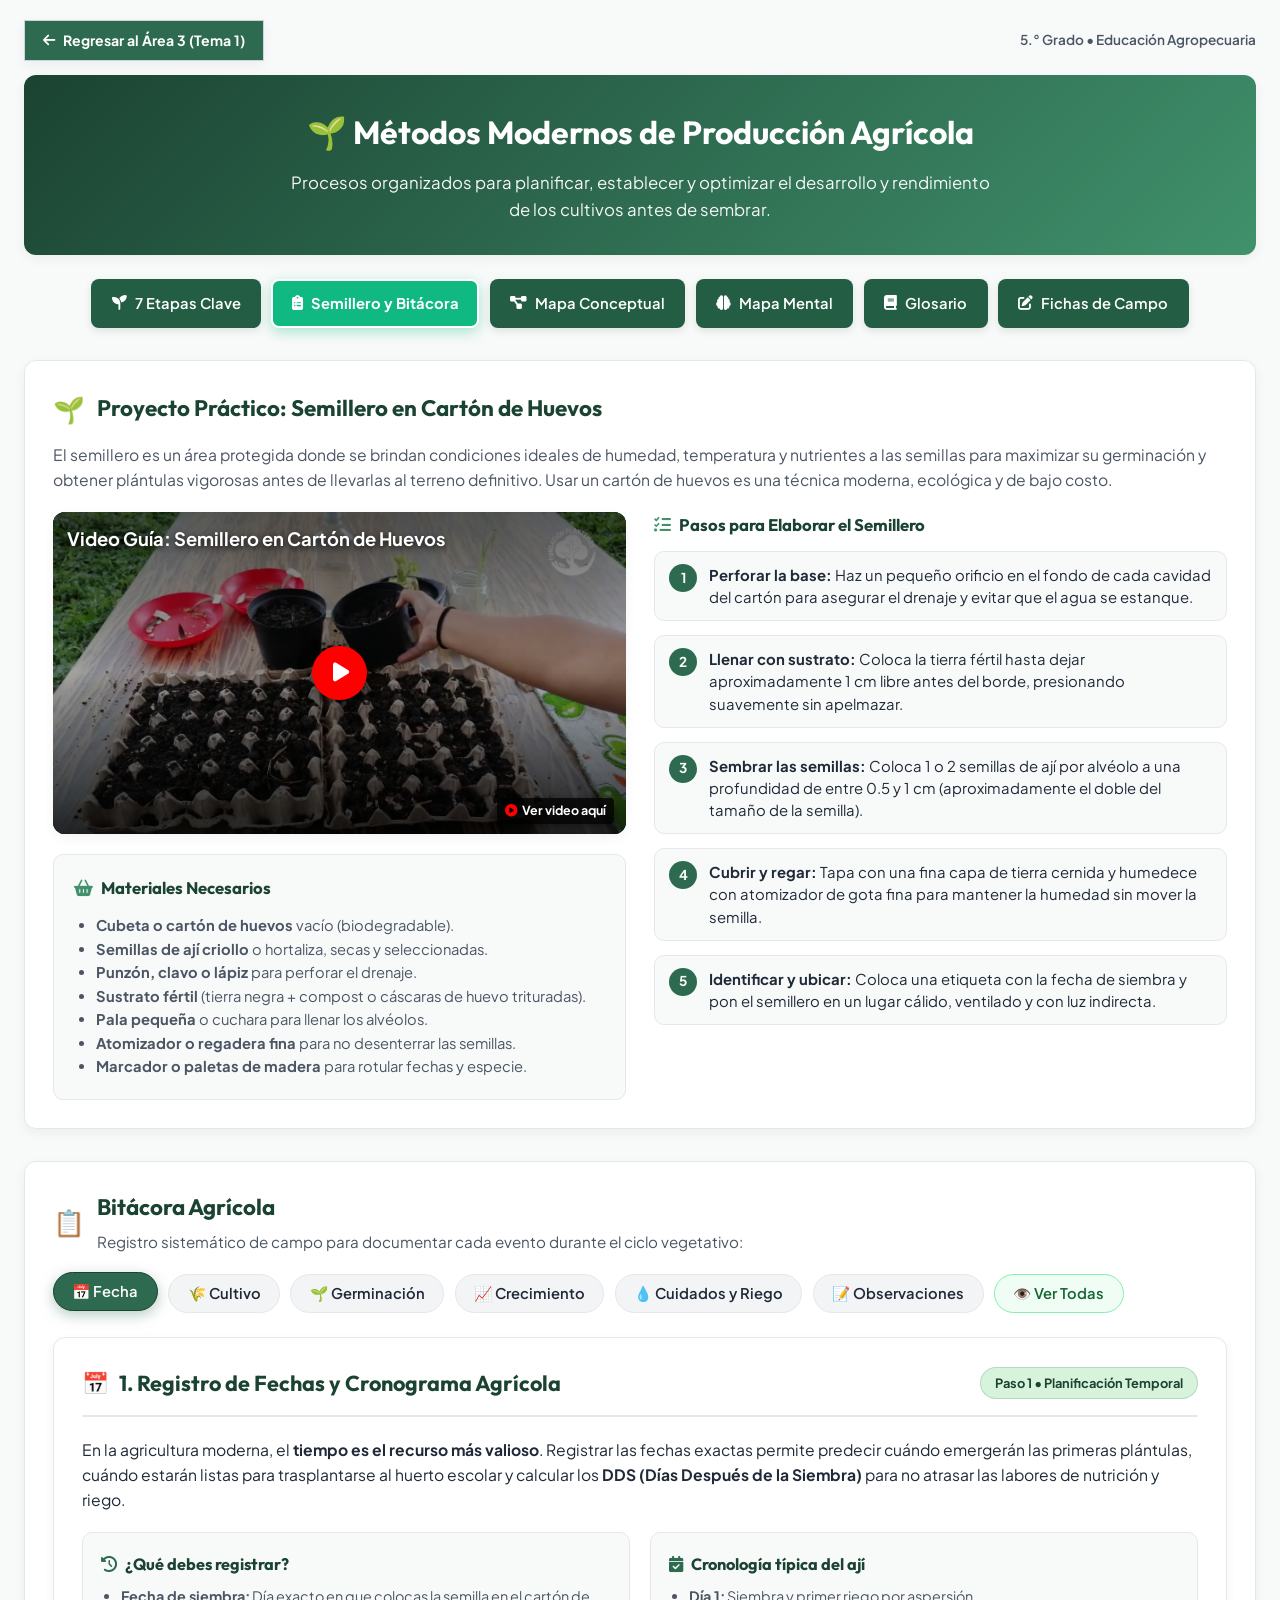
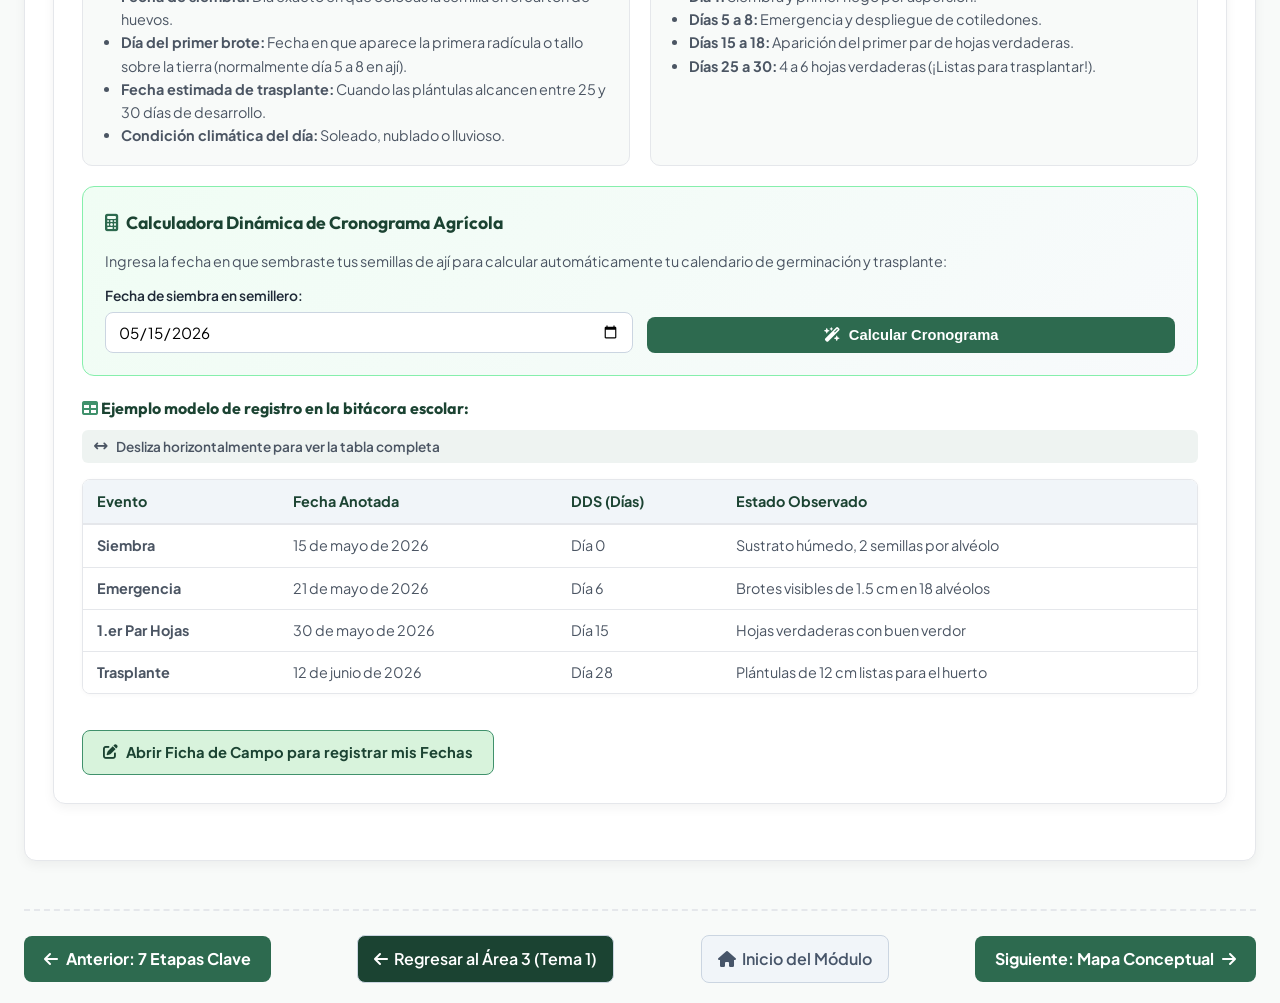
<file: metodos-semillero.html>
<!DOCTYPE html>
<html lang="es">
<head>
  <meta charset="UTF-8">
  <meta name="viewport" content="width=device-width, initial-scale=1.0">
  <meta name="referrer" content="strict-origin-when-cross-origin">
  <title>Semillero y Bitácora Agrícola | Quinto Grado MEDUCA</title>
  <!-- Google Fonts & FontAwesome Icons -->
  <link rel="preconnect" href="https://fonts.googleapis.com">
  <link rel="preconnect" href="https://fonts.gstatic.com" crossorigin>
  <link href="https://fonts.googleapis.com/css2?family=Outfit:wght@600;700;800&family=Plus+Jakarta+Sans:wght@400;500;600;700&display=swap" rel="stylesheet">
  <link rel="stylesheet" href="https://cdnjs.cloudflare.com/ajax/libs/font-awesome/6.5.1/css/all.min.css">
  <style>

    :root {
      --primary: #2d6a4f;
      --primary-light: #40916c;
      --primary-dark: #1b4332;
      --accent: #d8f3dc;
      --accent-warm: #e9c46a;
      --surface: #ffffff;
      --background: #f8faf9;
      --text-main: #1f2937;
      --text-muted: #4b5563;
      --border: #e5e7eb;
      --shadow: 0 4px 12px rgba(0, 0, 0, 0.05);
      --radius: 12px;
    }

    * {
      box-sizing: border-box;
      margin: 0;
      padding: 0;
    }

    body {
      font-family: system-ui, -apple-system, BlinkMacSystemFont, "Segoe UI", Roboto, sans-serif;
      background-color: var(--background);
      color: var(--text-main);
      line-height: 1.6;
      padding: 1.25rem 0;
      width: 100%;
      margin: 0;
      box-sizing: border-box;
    }

    .container {
      width: 100%;
      max-width: 100%;
      margin: 0 auto;
      padding: 0 1.5rem;
      box-sizing: border-box;
    }

    /* Encabezado */
    .header {
      text-align: center;
      margin-bottom: 2.5rem;
      padding: 2rem 1.5rem;
      background: linear-gradient(135deg, var(--primary-dark), var(--primary-light));
      color: #ffffff;
      border-radius: var(--radius);
      box-shadow: var(--shadow);
    }

    .header h1 {
      font-size: 2rem;
      margin-bottom: 0.75rem;
    }

    .header p {
      font-size: 1.05rem;
      max-width: 720px;
      margin: 0 auto;
      opacity: 0.95;
    }

    .navigation {
      display: flex;
      justify-content: center;
      flex-wrap: wrap;
      gap: 0.75rem;
      margin: -1rem 0 2rem;
    }

    .navigation a {
      display: inline-block;
      padding: 0.7rem 1.2rem;
      background-color: var(--primary);
      color: #ffffff;
      border-radius: 8px;
      font-weight: 600;
      text-decoration: none;
      box-shadow: var(--shadow);
      transition: background-color 0.2s ease;
    }

    .navigation a:hover,
    .navigation a:focus-visible {
      background-color: var(--primary-dark);
    }

    /* Bloque Idea Principal */
    .highlight-card {
      background-color: var(--accent);
      border-left: 5px solid var(--primary);
      padding: 1.25rem 1.5rem;
      border-radius: 8px;
      margin-bottom: 2.5rem;
      display: flex;
      align-items: flex-start;
      gap: 1rem;
    }

    .highlight-card .icon {
      font-size: 1.8rem;
      line-height: 1;
    }

    .highlight-card h3 {
      color: var(--primary-dark);
      margin-bottom: 0.25rem;
      font-size: 1.1rem;
    }

    .highlight-card p {
      color: var(--text-main);
      font-weight: 500;
    }

    /* Grilla de Etapas */
    .section-title {
      font-size: 1.4rem;
      color: var(--primary-dark);
      margin-bottom: 1.5rem;
      display: flex;
      align-items: center;
      gap: 0.5rem;
    }

    .grid {
      display: grid;
      grid-template-columns: repeat(auto-fit, minmax(280px, 1fr));
      gap: 1.25rem;
      margin-bottom: 2.5rem;
    }

    .card {
      background-color: var(--surface);
      border: 1px solid var(--border);
      border-radius: var(--radius);
      padding: 1.5rem;
      box-shadow: var(--shadow);
      display: flex;
      flex-direction: column;
      position: relative;
    }

    .card-badge {
      position: absolute;
      top: 1rem;
      right: 1rem;
      background-color: var(--accent);
      color: var(--primary-dark);
      font-weight: bold;
      width: 28px;
      height: 28px;
      border-radius: 50%;
      display: flex;
      align-items: center;
      justify-content: center;
      font-size: 0.85rem;
    }

    .card h3 {
      font-size: 1.15rem;
      color: var(--primary);
      margin-bottom: 0.5rem;
      padding-right: 2rem;
    }

    .card p {
      color: var(--text-muted);
      font-size: 0.95rem;
      margin-bottom: 0.75rem;
    }

    .video-link {
      display: flex;
      flex-direction: column;
      align-items: stretch;
      gap: 0.4rem;
      margin-bottom: 0.75rem;
      color: var(--primary-dark);
      font-size: 0.9rem;
      font-weight: 600;
      text-decoration: none;
    }

    .video-link:hover,
    .video-link:focus-visible {
      text-decoration: underline;
    }

    .video-thumbnail {
      position: relative;
      display: flex;
      align-items: center;
      justify-content: center;
      width: 100%;
      aspect-ratio: 16 / 9;
      overflow: hidden;
      border-radius: 8px;
      background-color: #0d1f17;
      color: #ffffff;
      text-align: center;
    }

    .video-preview-img {
      position: absolute;
      inset: 0;
      width: 100%;
      height: 100%;
      object-fit: cover;
      transition: transform 0.4s cubic-bezier(0.4, 0, 0.2, 1), filter 0.4s ease;
      z-index: 1;
      display: block;
    }

    .video-overlay-gradient {
      position: absolute;
      inset: 0;
      background: linear-gradient(to top, rgba(0, 0, 0, 0.8) 0%, rgba(0, 0, 0, 0.25) 50%, rgba(0, 0, 0, 0.6) 100%);
      z-index: 2;
      transition: background 0.3s ease;
    }

    .video-link:hover .video-preview-img,
    .bitacora-video-link:hover .video-preview-img {
      transform: scale(1.06);
      filter: brightness(1.08);
    }

    .video-link:hover .video-overlay-gradient,
    .bitacora-video-link:hover .video-overlay-gradient {
      background: linear-gradient(to top, rgba(0, 0, 0, 0.65) 0%, rgba(0, 0, 0, 0.15) 50%, rgba(0, 0, 0, 0.45) 100%);
    }

    .video-thumbnail-title {
      position: absolute;
      top: 0.75rem;
      left: 0.85rem;
      right: 0.85rem;
      color: #ffffff;
      font-size: clamp(0.9rem, 2.5vw, 1.15rem);
      font-weight: 700;
      text-shadow: 0 2px 6px rgba(0, 0, 0, 0.9);
      z-index: 3;
      text-align: left;
    }

    .video-play-icon {
      position: relative;
      z-index: 3;
      display: flex;
      align-items: center;
      justify-content: center;
      width: 3.4rem;
      height: 3.4rem;
      padding-left: 0.25rem;
      border-radius: 50%;
      background-color: #ff0000;
      color: #ffffff;
      font-size: 1.35rem;
      box-shadow: 0 4px 14px rgba(0, 0, 0, 0.5);
      transition: transform 0.3s ease, background-color 0.3s ease, box-shadow 0.3s ease;
    }

    .video-link:hover .video-play-icon,
    .bitacora-video-link:hover .video-play-icon {
      transform: scale(1.15);
      background-color: #cc0000;
      box-shadow: 0 6px 20px rgba(255, 0, 0, 0.55);
    }

    .video-badge-yt {
      position: absolute;
      bottom: 0.65rem;
      right: 0.75rem;
      z-index: 3;
      background: rgba(0, 0, 0, 0.78);
      color: #ffffff;
      font-size: 0.78rem;
      font-weight: 700;
      padding: 3px 8px;
      border-radius: 4px;
      display: flex;
      align-items: center;
      gap: 5px;
      box-shadow: 0 2px 6px rgba(0,0,0,0.4);
    }
    .video-badge-yt i {
      color: #ff0000;
    }

    .video-action,
    .bitacora-video-caption {
      display: block;
      min-height: 44px;
      padding: 0.65rem 0.9rem;
      border-radius: 6px;
      background-color: var(--primary);
      color: #ffffff;
      text-align: center;
      font-weight: 600;
    }

    .video-action {
      transition: background-color 0.2s ease;
    }

    .video-link:hover .video-action,
    .video-link:focus-visible .video-action,
    .bitacora-video-link:hover .bitacora-video-caption,
    .bitacora-video-link:focus-visible .bitacora-video-caption {
      background-color: var(--primary-dark);
    }

    .bitacora-video-caption {
      border-radius: 0;
    }

    .card ul {
      list-style-type: none;
      padding-top: 0.5rem;
      border-top: 1px dashed var(--border);
      margin-top: auto;
    }

    .card ul li {
      font-size: 0.9rem;
      color: var(--text-main);
      padding: 0.25rem 0;
      display: flex;
      align-items: center;
      gap: 0.5rem;
    }

    .card ul li::before {
      content: "✔";
      color: var(--primary-light);
      font-size: 0.75rem;
    }

    /* Sección Bitácora */
    .bitacora-section {
      background-color: var(--surface);
      border: 1px solid var(--border);
      border-radius: var(--radius);
      padding: 1.75rem;
      box-shadow: var(--shadow);
    }

    .bitacora-header {
      display: flex;
      align-items: center;
      gap: 0.75rem;
      margin-bottom: 0.75rem;
    }

    .bitacora-tags {
      display: flex;
      flex-wrap: wrap;
      gap: 0.5rem;
      margin-top: 1rem;
    }

    .tag {
      display: inline-block;
      background-color: #f3f4f6;
      border: 1px solid var(--border);
      padding: 0.35rem 0.75rem;
      border-radius: 20px;
      font-size: 0.85rem;
      font-weight: 500;
      color: var(--text-muted);
    }

    .tag-link {
      text-decoration: none;
    }

    .tag-link:hover,
    .tag-link:focus-visible {
      background-color: var(--accent);
      border-color: var(--primary-light);
      color: var(--primary-dark);
    }

    .bitacora-content {
      display: grid;
      grid-template-columns: repeat(auto-fit, minmax(280px, 1fr));
      gap: 1.5rem;
      margin-top: 1.5rem;
    }

    .bitacora-content h3 {
      color: var(--primary-dark);
      font-size: 1.05rem;
      margin-bottom: 0.75rem;
    }

    .bitacora-content ul,
    .bitacora-content ol {
      padding-left: 1.4rem;
      color: var(--text-muted);
    }

    .bitacora-content li {
      padding: 0.3rem 0;
    }

    .bitacora-content li::marker {
      color: var(--primary-light);
      font-weight: 700;
    }

    .bitacora-content strong {
      color: var(--primary-dark);
    }

    .bitacora-video-caption {
      border-radius: 0;
    }

    .bitacora-video-link {
      display: block;
      width: 100%;
      overflow: hidden;
      border-radius: var(--radius);
      box-shadow: var(--shadow);
      color: #ffffff;
      text-decoration: none;
    }

    .bitacora-video-link img {
      display: block;
      width: 100%;
      aspect-ratio: 16 / 9;
      object-fit: cover;
    }

    .bitacora-video-link:focus-visible {
      outline: 3px solid var(--primary-light);
      outline-offset: 3px;
    }

    .extra-section {
      margin-top: 2.5rem;
      scroll-margin-top: 1rem;
    }

    .extra-card {
      margin-bottom: 1.25rem;
      padding: 1.5rem;
      background-color: var(--surface);
      border: 1px solid var(--border);
      border-radius: var(--radius);
      box-shadow: var(--shadow);
    }

    .extra-card h3 {
      color: var(--primary-dark);
      font-size: 1.1rem;
      margin-bottom: 0.75rem;
    }

    .glossary-grid {
      display: grid;
      grid-template-columns: repeat(auto-fit, minmax(250px, 1fr));
      gap: 1rem;
    }

    .glossary-entry {
      background-color: var(--surface);
      border: 1px solid var(--border);
      border-left: 4px solid var(--primary-light);
      border-radius: 8px;
      padding: 1rem 1.25rem;
      box-shadow: var(--shadow);
    }

    .glossary-entry h3 {
      color: var(--primary-dark);
      font-size: 1rem;
      margin-bottom: 0.35rem;
    }

    .glossary-entry p {
      color: var(--text-muted);
      font-size: 0.95rem;
    }

    .diagram-card {
      overflow-x: auto;
      padding: 1rem;
      background-color: var(--surface);
      border: 1px solid var(--border);
      border-radius: var(--radius);
      box-shadow: var(--shadow);
    }

    .diagram-card svg {
      display: block;
      width: 100%;
      min-width: 900px;
      height: auto;
    }

    .flow-connector {
      fill: none;
      stroke: var(--primary-light);
      stroke-width: 3;
    }

    .flow-node {
      fill: var(--accent);
      stroke: var(--primary);
      stroke-width: 2;
    }

    .flow-node-main {
      fill: var(--primary-dark);
      stroke: var(--primary-dark);
    }

    .flow-node-final {
      fill: #e9c46a;
      stroke: #9c6615;
    }

    .flow-label {
      fill: var(--primary-dark);
      font-size: 16px;
      font-weight: 600;
      text-anchor: middle;
      dominant-baseline: middle;
    }

    .flow-label-main {
      fill: #ffffff;
      font-size: 19px;
      font-weight: 700;
    }

    .mindmap-svg {
      display: block;
      width: 100%;
      min-width: 850px;
      height: auto;
    }

    .mind-branch {
      fill: none;
      stroke-width: 4;
      stroke-linecap: round;
    }

    .branch-seed { stroke: #40916c; }
    .branch-terrain { stroke: #e9a23b; }
    .branch-crop { stroke: #6284c7; }
    .branch-time { stroke: #be6b9b; }
    .branch-followup { stroke: #829447; }

    .mind-root {
      fill: var(--primary-dark);
      stroke: var(--primary-dark);
      stroke-width: 2;
    }

    .mind-category { stroke-width: 2; }
    .category-seed { fill: #d8f3dc; stroke: #40916c; }
    .category-terrain { fill: #fff0d6; stroke: #e9a23b; }
    .category-crop { fill: #e5ecfb; stroke: #6284c7; }
    .category-time { fill: #f8e5ef; stroke: #be6b9b; }
    .category-followup { fill: #edf0dc; stroke: #829447; }

    .mind-leaf {
      fill: #ffffff;
      stroke-width: 2;
    }

    .mind-label {
      fill: var(--primary-dark);
      font-size: 16px;
      font-weight: 600;
      text-anchor: middle;
      dominant-baseline: middle;
    }

    .mind-root-label {
      fill: #ffffff;
      font-size: 20px;
      font-weight: 700;
    }

    .form-fields {
      display: grid;
      grid-template-columns: repeat(auto-fit, minmax(220px, 1fr));
      gap: 1rem;
    }

    .form-fields label,
    .record-fields label {
      display: flex;
      flex-direction: column;
      gap: 0.35rem;
      color: var(--primary-dark);
      font-weight: 600;
    }

    .extra-card input,
    .extra-card select,
    .extra-card textarea {
      width: 100%;
      padding: 0.6rem;
      border: 1px solid #cbd5d1;
      border-radius: 6px;
      font: inherit;
      color: var(--text-main);
    }

    .extra-card textarea {
      min-height: 90px;
      resize: vertical;
    }

    .table-wrapper { overflow-x: auto; }

    .record-table {
      width: 100%;
      min-width: 700px;
      border-collapse: collapse;
    }

    .record-table th,
    .record-table td {
      padding: 0.65rem;
      border: 1px solid var(--border);
      text-align: left;
      vertical-align: middle;
    }

    .record-table th {
      background-color: var(--accent);
      color: var(--primary-dark);
    }

    .record-table input { min-width: 100px; }

    .record-fields {
      display: grid;
      grid-template-columns: repeat(auto-fit, minmax(220px, 1fr));
      gap: 1rem;
    }

    .record-fields textarea { min-height: 90px; }

    .checkbox-cell { text-align: center !important; }
    .checkbox-cell input { width: 1.1rem; height: 1.1rem; accent-color: var(--primary); }

    .analysis-question { margin-top: 1rem; }
    .analysis-question:first-of-type { margin-top: 0; }
    .analysis-question h3 { margin-bottom: 0.5rem; font-size: 1rem; }

    .back-to-top {
      display: inline-block;
      margin-top: 1rem;
      color: var(--primary-dark);
      font-weight: 600;
    }

    .extra-section section[id] { scroll-margin-top: 1rem; }

    .questions-box {
      background: #fdfaf3;
      border: 1px solid var(--accent-warm);
      padding: 1rem;
      border-radius: 8px;
      margin-top: 1rem;
    }

    .questions-box strong {
      color: #9c6615;
    }


    /* Mejoras de Tipografía e Interfaz */
    body {
      font-family: 'Plus Jakarta Sans', system-ui, -apple-system, sans-serif;
    }
    h1, h2, h3, h4 {
      font-family: 'Outfit', sans-serif;
    }

    /* Barra de herramientas para el estudiante */
    .student-toolbar {
      display: flex;
      align-items: center;
      justify-content: center;
      gap: 12px;
      flex-wrap: wrap;
      background: #ffffff;
      border: 1.5px solid var(--border);
      padding: 12px 18px;
      border-radius: var(--radius);
      box-shadow: var(--shadow);
      margin-bottom: 2rem;
    }

    .btn-tool {
      display: inline-flex;
      align-items: center;
      gap: 8px;
      padding: 8px 16px;
      border-radius: 8px;
      font-size: 0.9rem;
      font-weight: 700;
      cursor: pointer;
      border: none;
      transition: all 0.2s ease;
    }

    .btn-save {
      background: var(--primary);
      color: #ffffff;
    }
    .btn-save:hover {
      background: var(--primary-dark);
      transform: translateY(-2px);
    }

    .btn-print {
      background: #0284c7;
      color: #ffffff;
    }
    .btn-print:hover {
      background: #0369a1;
      transform: translateY(-2px);
    }

    .btn-reset {
      background: #f1f5f9;
      color: #64748b;
      border: 1px solid #cbd5e1;
    }
    .btn-reset:hover {
      background: #fee2e2;
      color: #dc2626;
      border-color: #fca5a5;
    }

    .save-status {
      font-size: 0.85rem;
      color: #16a34a;
      font-weight: 700;
      display: none;
      align-items: center;
      gap: 6px;
    }
    .save-status.visible {
      display: inline-flex;
    }

    /* Indicador de desplazamiento para diagramas */
    .scroll-hint {
      display: flex;
      align-items: center;
      gap: 8px;
      color: var(--text-muted);
      font-size: 0.85rem;
      font-weight: 600;
      margin-bottom: 8px;
      background: rgba(45, 106, 79, 0.08);
      padding: 6px 12px;
      border-radius: 6px;
    }

    /* Tarjetas Interactivas con Hover Suave */
    .card {
      transition: transform 0.25s ease, box-shadow 0.25s ease, border-color 0.25s ease;
    }
    .card:hover {
      transform: translateY(-4px);
      box-shadow: 0 8px 24px rgba(0, 0, 0, 0.08);
      border-color: var(--primary-light);
    }

    /* Estilos de Impresión */
    @media print {
      body {
        background: #ffffff !important;
        color: #000000 !important;
        padding: 0 !important;
      }
      .navigation, .student-toolbar, .back-to-top, .video-link, .bitacora-video-link, .scroll-hint {
        display: none !important;
      }
      .card, .bitacora-section, .extra-card, .glossary-entry, .diagram-card {
        box-shadow: none !important;
        border: 1px solid #ccc !important;
        break-inside: avoid;
      }
      .header {
        background: none !important;
        color: #000 !important;
        border-bottom: 2px solid #2d6a4f !important;
        border-radius: 0 !important;
        padding: 10px 0 !important;
      }
    }
  
    /* Navegación por Subpáginas */
    .navigation {
      display: flex;
      justify-content: center;
      flex-wrap: wrap;
      gap: 0.65rem;
      margin: -1rem 0 2rem;
    }

    .navigation a {
      display: inline-flex;
      align-items: center;
      gap: 8px;
      padding: 0.65rem 1.15rem;
      background-color: #235d43;
      color: #ffffff;
      border-radius: 8px;
      font-weight: 600;
      font-size: 0.92rem;
      text-decoration: none;
      box-shadow: 0 3px 8px rgba(0, 0, 0, 0.1);
      transition: all 0.2s ease;
      border: 2px solid transparent;
    }

    .navigation a:hover,
    .navigation a:focus-visible {
      background-color: #1b4332;
      transform: translateY(-2px);
      box-shadow: 0 5px 12px rgba(0, 0, 0, 0.15);
    }

    .navigation a.active {
      background-color: #10b981;
      color: #ffffff;
      border-color: #ffffff;
      box-shadow: 0 4px 14px rgba(16, 185, 129, 0.35);
      font-weight: 700;
    }

    /* Footer de Navegación entre Subpáginas */
    .subpage-nav-footer {
      display: flex;
      justify-content: space-between;
      align-items: center;
      gap: 12px;
      margin-top: 3rem;
      padding-top: 1.5rem;
      border-top: 2px dashed var(--border);
      flex-wrap: wrap;
    }
    .btn-subpage-nav {
      display: inline-flex;
      align-items: center;
      gap: 8px;
      padding: 10px 20px;
      background: var(--primary);
      color: #ffffff;
      border-radius: 8px;
      font-weight: 700;
      text-decoration: none;
      transition: all 0.2s ease;
    }
    .btn-subpage-nav:hover {
      background: var(--primary-dark);
      transform: translateY(-2px);
    }
    .btn-subpage-home {
      display: inline-flex;
      align-items: center;
      gap: 6px;
      padding: 10px 16px;
      background: #f1f5f9;
      color: #475569;
      border-radius: 8px;
      font-weight: 600;
      text-decoration: none;
      border: 1px solid #cbd5e1;
    }
    .btn-subpage-home:hover {
      background: #e2e8f0;
      color: #0f172a;
    }

  
    /* ==========================================================
       ESTILOS DEL MÓDULO SEMILLERO Y BITÁCORA INTERACTIVA
       ========================================================== */
    .semillero-hero-card {
      background: var(--surface);
      border: 1px solid var(--border);
      border-radius: var(--radius);
      padding: 1.75rem;
      margin-bottom: 2rem;
      box-shadow: var(--shadow);
    }

    .semillero-grid {
      display: grid;
      grid-template-columns: 1fr 1fr;
      gap: 1.75rem;
      margin-top: 1.25rem;
      align-items: start;
    }

    @media (max-width: 768px) {
      .semillero-grid {
        grid-template-columns: 1fr;
      }
    }

    .semillero-steps {
      list-style: none;
      padding: 0;
      counter-reset: step-counter;
      display: flex;
      flex-direction: column;
      gap: 0.85rem;
    }

    .semillero-step-item {
      counter-increment: step-counter;
      display: flex;
      align-items: flex-start;
      gap: 12px;
      background: #f8faf9;
      border: 1px solid var(--border);
      padding: 12px 14px;
      border-radius: 10px;
      font-size: 0.93rem;
      line-height: 1.5;
    }

    .semillero-step-item::before {
      content: counter(step-counter);
      background: var(--primary);
      color: #ffffff;
      font-weight: 700;
      width: 28px;
      height: 28px;
      border-radius: 50%;
      display: flex;
      align-items: center;
      justify-content: center;
      font-size: 0.85rem;
      flex-shrink: 0;
    }

    /* Botones de navegación de la Bitácora */
    .bitacora-tags {
      display: flex;
      flex-wrap: wrap;
      gap: 0.65rem;
      margin: 1.25rem 0 1.5rem 0;
    }

    .bitacora-nav-btn {
      display: inline-flex;
      align-items: center;
      gap: 7px;
      background-color: #f3f4f6;
      border: 1.5px solid var(--border);
      padding: 0.55rem 1.15rem;
      border-radius: 25px;
      font-size: 0.92rem;
      font-weight: 600;
      color: var(--text-main);
      cursor: pointer;
      text-decoration: none;
      transition: all 0.25s ease;
      font-family: inherit;
      outline: none;
    }

    .bitacora-nav-btn:hover {
      background-color: var(--accent);
      border-color: var(--primary-light);
      color: var(--primary-dark);
      transform: translateY(-2px);
      box-shadow: 0 4px 10px rgba(0, 0, 0, 0.08);
    }

    .bitacora-nav-btn.active {
      background-color: var(--primary);
      border-color: var(--primary-dark);
      color: #ffffff;
      box-shadow: 0 4px 14px rgba(45, 106, 79, 0.35);
      transform: translateY(-2px);
    }

    .bitacora-nav-btn-all {
      background-color: #f0fdf4;
      border-color: #86efac;
      color: #166534;
    }

    .bitacora-nav-btn-all.active {
      background-color: #166534;
      border-color: #14532d;
      color: #ffffff;
    }

    /* Paneles de Contenido de la Bitácora */
    .bitacora-cards-container {
      margin-top: 1rem;
    }

    .bitacora-card-detail {
      display: none;
      background: #ffffff;
      border: 1.5px solid var(--border);
      border-radius: var(--radius);
      padding: 1.75rem;
      margin-bottom: 1.75rem;
      box-shadow: var(--shadow);
      width: 100%;
      max-width: 100%;
      box-sizing: border-box;
      overflow: hidden;
      animation: tabFadeIn 0.3s ease forwards;
    }

    .bitacora-card-detail.active {
      display: block;
    }

    @keyframes tabFadeIn {
      from { opacity: 0; transform: translateY(8px); }
      to { opacity: 1; transform: translateY(0); }
    }

    .bitacora-card-header {
      display: flex;
      align-items: center;
      justify-content: space-between;
      flex-wrap: wrap;
      gap: 12px;
      margin-bottom: 1.25rem;
      padding-bottom: 0.9rem;
      border-bottom: 2px solid var(--border);
    }

    .bitacora-card-title {
      display: flex;
      align-items: center;
      gap: 10px;
      color: var(--primary-dark);
      font-size: 1.35rem;
      margin: 0;
    }

    .bitacora-card-badge {
      background: var(--accent);
      color: var(--primary-dark);
      font-size: 0.8rem;
      font-weight: 700;
      padding: 5px 14px;
      border-radius: 20px;
      border: 1px solid rgba(45, 106, 79, 0.2);
    }

    .bitacora-grid-info {
      display: grid;
      grid-template-columns: repeat(auto-fit, minmax(280px, 1fr));
      gap: 1.25rem;
      margin: 1.25rem 0;
    }

    .bitacora-info-card {
      background: #f8faf9;
      border: 1px solid var(--border);
      border-radius: 10px;
      padding: 1.15rem;
    }

    .bitacora-info-card h4 {
      color: var(--primary-dark);
      font-size: 1.02rem;
      margin-bottom: 0.5rem;
      display: flex;
      align-items: center;
      gap: 8px;
    }

    .bitacora-interactive-box {
      background: linear-gradient(135deg, #f0fdf4 0%, #f8fafc 100%);
      border: 1.5px solid #86efac;
      border-radius: 12px;
      padding: 1.35rem;
      margin: 1.25rem 0;
    }

    .bitacora-interactive-box h4 {
      color: var(--primary-dark);
      font-size: 1.1rem;
      margin-bottom: 0.85rem;
      display: flex;
      align-items: center;
      gap: 8px;
    }

    .bitacora-calc-grid {
      display: grid;
      grid-template-columns: repeat(auto-fit, minmax(210px, 1fr));
      gap: 14px;
      align-items: flex-end;
    }

    .bitacora-input-group label {
      display: block;
      font-size: 0.86rem;
      font-weight: 600;
      color: var(--text-main);
      margin-bottom: 5px;
    }

    .bitacora-input-group input,
    .bitacora-input-group select {
      width: 100%;
      padding: 9px 12px;
      border: 1.5px solid #cbd5e1;
      border-radius: 8px;
      font-size: 0.95rem;
      font-family: inherit;
      background: #ffffff;
    }

    .bitacora-input-group input:focus,
    .bitacora-input-group select:focus {
      border-color: var(--primary);
      outline: none;
      box-shadow: 0 0 0 3px rgba(45, 106, 79, 0.15);
    }

    .bitacora-btn-calc {
      background: var(--primary);
      color: #ffffff;
      border: none;
      padding: 10px 20px;
      border-radius: 8px;
      font-weight: 700;
      font-size: 0.92rem;
      cursor: pointer;
      display: inline-flex;
      align-items: center;
      justify-content: center;
      gap: 8px;
      transition: all 0.2s;
    }

    .bitacora-btn-calc:hover {
      background: var(--primary-dark);
      transform: translateY(-1px);
    }

    .bitacora-calc-result {
      margin-top: 14px;
      padding: 12px 16px;
      background: #ffffff;
      border-left: 4px solid var(--primary);
      border-radius: 8px;
      font-size: 0.93rem;
      line-height: 1.6;
      box-shadow: 0 2px 6px rgba(0,0,0,0.04);
      display: none;
    }

    .table-wrapper {
      width: 100%;
      max-width: 100%;
      box-sizing: border-box;
      overflow-x: auto;
      -webkit-overflow-scrolling: touch;
      margin: 1rem 0;
      border-radius: 8px;
      border: 1px solid var(--border);
      background: #ffffff;
      box-shadow: 0 1px 4px rgba(0, 0, 0, 0.03);
      display: block;
    }

    .bitacora-example-table {
      width: 100%;
      min-width: 520px;
      border-collapse: collapse;
      margin: 0;
      font-size: 0.9rem;
      background: #ffffff;
      border: none;
    }

    .bitacora-example-table th {
      background: #f1f5f9;
      color: var(--primary-dark);
      text-align: left;
      padding: 10px 14px;
      border-bottom: 2px solid var(--border);
      font-weight: 700;
    }

    .bitacora-example-table td {
      padding: 9px 14px;
      border-bottom: 1px solid var(--border);
      color: var(--text-muted);
    }

    .bitacora-example-table tr:last-child td {
      border-bottom: none;
    }

    .bitacora-example-table tr:hover td {
      background: #fafaf9;
    }

    .bitacora-btn-to-ficha {
      display: inline-flex;
      align-items: center;
      gap: 8px;
      background: var(--accent);
      color: var(--primary-dark);
      border: 1.5px solid var(--primary-light);
      padding: 10px 20px;
      border-radius: 8px;
      font-weight: 700;
      font-size: 0.92rem;
      text-decoration: none;
      margin-top: 1.25rem;
      transition: all 0.2s;
    }

    .bitacora-btn-to-ficha:hover {
      background: var(--primary);
      color: #ffffff;
      transform: translateY(-2px);
      box-shadow: 0 4px 12px rgba(45, 106, 79, 0.25);
    }

  
    /* Optimizacion para dispositivos moviles - Ancho Completo Ajustado */
    @media (max-width: 768px) {
      body {
        padding: 0.5rem 0;
        width: 100%;
      }
      .container {
        padding: 0 0.6rem;
        width: 100%;
        max-width: 100%;
      }
      .header {
        margin-bottom: 0.85rem;
        padding: 0.85rem 0.75rem;
        border-radius: 10px;
        width: 100%;
      }
      .header h1 {
        font-size: 1.25rem;
        margin-bottom: 0.25rem;
      }
      .header p {
        font-size: 0.82rem;
        line-height: 1.35;
        max-width: 100%;
      }
      .navigation {
        margin: -0.25rem 0 1rem;
        gap: 0.4rem;
        display: flex;
        overflow-x: auto;
        flex-wrap: nowrap;
        justify-content: flex-start;
        padding-bottom: 6px;
        -webkit-overflow-scrolling: touch;
        width: 100%;
      }
      .navigation a {
        padding: 0.45rem 0.8rem;
        font-size: 0.8rem;
        white-space: nowrap;
        flex-shrink: 0;
      }
      .highlight-card {
        padding: 0.85rem 1rem;
        margin-bottom: 1.25rem;
        width: 100%;
      }
            .table-wrapper {
        margin: 0.75rem 0;
        border-radius: 6px;
      }
      .bitacora-example-table {
        min-width: 460px;
        font-size: 0.8rem;
      }
      .bitacora-example-table th,
      .bitacora-example-table td {
        padding: 7px 9px !important;
      }
.card, .semillero-hero-card, .bitacora-card-detail, .extra-card {
        padding: 1.15rem 1rem !important;
        width: 100% !important;
      }
      .card-body-row {
        grid-template-columns: 1fr;
        gap: 1rem;
      }
      .card-header-block {
        padding-right: 2.2rem;
      }
      .card-badge {
        top: 0.75rem;
        right: 0.75rem;
        width: 26px;
        height: 26px;
        font-size: 0.8rem;
      }
      .btn-subpage-home, .btn-subpage-nav {
        padding: 0.5rem 0.9rem;
        font-size: 0.82rem;
      }
      .subpage-nav-footer {
        flex-direction: column;
        align-items: stretch;
        gap: 8px;
      }
      .subpage-nav-footer a {
        justify-content: center;
        text-align: center;
      }
    }

  
    /* Reproductor de Video Integrado en la Misma Página */
    .inline-video-card {
      width: 100%;
      border-radius: var(--radius);
      overflow: hidden;
      box-shadow: var(--shadow);
      margin-bottom: 0.75rem;
      background: #0d1f17;
      display: flex;
      flex-direction: column;
    }

    .video-thumbnail {
      position: relative;
      display: flex;
      align-items: center;
      justify-content: center;
      width: 100%;
      aspect-ratio: 16 / 9;
      overflow: hidden;
      cursor: pointer;
      user-select: none;
      background-color: #0d1f17;
      color: #ffffff;
      text-align: center;
    }

    .video-thumbnail:hover .video-preview-img {
      transform: scale(1.06);
      filter: brightness(1.08);
    }

    .video-thumbnail:hover .video-overlay-gradient {
      background: linear-gradient(to top, rgba(0, 0, 0, 0.65) 0%, rgba(0, 0, 0, 0.15) 50%, rgba(0, 0, 0, 0.45) 100%);
    }

    .video-thumbnail:hover .video-play-icon {
      transform: scale(1.15);
      background-color: #cc0000;
      box-shadow: 0 6px 20px rgba(255, 0, 0, 0.55);
    }

    .video-player-frame {
      width: 100%;
      aspect-ratio: 16 / 9;
      background: #000000;
    }

    .video-player-frame iframe {
      width: 100%;
      height: 100%;
      display: block;
      border: none;
    }

    .video-player-controls {
      display: flex;
      align-items: center;
      justify-content: space-between;
      gap: 10px;
      padding: 8px 14px;
      background: #11281e;
      border-top: 1px solid rgba(255, 255, 255, 0.12);
    }

    .btn-close-video {
      background: rgba(255, 255, 255, 0.15);
      color: #ffffff;
      border: 1px solid rgba(255, 255, 255, 0.25);
      padding: 6px 12px;
      border-radius: 6px;
      font-size: 0.82rem;
      font-weight: 700;
      cursor: pointer;
      display: inline-flex;
      align-items: center;
      gap: 6px;
      transition: all 0.2s;
    }
    .btn-close-video:hover {
      background: #dc2626;
      border-color: #dc2626;
      transform: translateY(-1px);
    }

    .link-yt-fallback {
      color: #ffffff;
      background: rgba(220, 38, 38, 0.35);
      border: 1px solid rgba(220, 38, 38, 0.55);
      padding: 6px 12px;
      border-radius: 6px;
      font-size: 0.8rem;
      font-weight: 600;
      text-decoration: none;
      display: inline-flex;
      align-items: center;
      gap: 6px;
      transition: all 0.2s;
    }
    .link-yt-fallback:hover {
      background: #dc2626;
      border-color: #dc2626;
      color: #ffffff;
      transform: translateY(-1px);
    }
    .link-yt-fallback i {
      color: #ff6b6b;
      font-size: 0.95rem;
    }
    .link-yt-fallback:hover i {
      color: #ffffff;
    }
</style>
</head>
<body>

  <div class="container">
    <!-- BOTÓN PARA REGRESAR A ÁREA 3 (TEMA 1) -->
    <div style="margin-bottom: 14px; display: flex; align-items: center; justify-content: space-between; flex-wrap: wrap; gap: 10px;">
      <a href="index.html#quinto-area3-tema1" target="_top" onclick="regresarArea3Tema1(event)" class="btn-subpage-home" style="background: var(--primary); color: #ffffff; text-decoration: none; padding: 8px 18px; border-radius: var(--radius-pill); font-weight: 700; font-size: 0.88rem; display: inline-flex; align-items: center; gap: 8px; box-shadow: var(--shadow);">
        <i class="fa-solid fa-arrow-left"></i> Regresar al Área 3 (Tema 1)
      </a>
      <span style="font-size: 0.85rem; color: var(--text-muted); font-weight: 600;">5.° Grado • Educación Agropecuaria</span>
    </div>

    <header class="header" id="inicio">
      <h1>🌱 Métodos Modernos de Producción Agrícola</h1>
      <p>Procesos organizados para planificar, establecer y optimizar el desarrollo y rendimiento de los cultivos antes de sembrar.</p>
    </header>

    <nav class="navigation" aria-label="Navegación de Subpáginas">
      <a href="metodos-etapas.html" class=""><i class="fa-solid fa-seedling"></i> 7 Etapas Clave</a>
      <a href="metodos-semillero.html" class=" active"><i class="fa-solid fa-clipboard-list"></i> Semillero y Bitácora</a>
      <a href="metodos-mapa-conceptual.html" class=""><i class="fa-solid fa-diagram-project"></i> Mapa Conceptual</a>
      <a href="metodos-mapa-mental.html" class=""><i class="fa-solid fa-brain"></i> Mapa Mental</a>
      <a href="metodos-glosario.html" class=""><i class="fa-solid fa-book"></i> Glosario</a>
      <a href="metodos-fichas-campo.html" class=""><i class="fa-solid fa-pen-to-square"></i> Fichas de Campo</a>
    </nav>

    <!-- PROYECTO 1: SEMILLERO PEDAGÓGICO EN CARTÓN DE HUEVOS -->
    <section class="semillero-hero-card" id="guia-semillero" aria-labelledby="semillero-title">
      <div class="bitacora-header">
        <span style="font-size: 1.6rem;">🌱</span>
        <h2 id="semillero-title" style="font-size: 1.4rem; color: var(--primary-dark); margin: 0;">
          Proyecto Práctico: Semillero en Cartón de Huevos
        </h2>
      </div>
      <p style="color: var(--text-muted); font-size: 0.98rem; line-height: 1.6; margin-top: 0.5rem;">
        El semillero es un área protegida donde se brindan condiciones ideales de humedad, temperatura y nutrientes a las semillas para maximizar su germinación y obtener plántulas vigorosas antes de llevarlas al terreno definitivo. Usar un cartón de huevos es una técnica moderna, ecológica y de bajo costo.
      </p>

      <div class="semillero-grid">
        <!-- Columna 1: Video y Materiales -->
        <div>
          <!-- Video Thumbnail Card -->
          <div class="inline-video-card" data-video-id="g22DA12UIV4" data-video-start="0" data-video-title="Video Guía: Semillero en Cartón de Huevos" style="margin-bottom: 1.25rem;">
            <div class="video-thumbnail" onclick="reproducirVideoInline(this)" onkeydown="if(event.key==='Enter'||event.key===' '){event.preventDefault();reproducirVideoInline(this);}" role="button" tabindex="0" aria-label="Reproducir video explicativo sobre semillero en cartón de huevos aquí en la página">
              <img src="assets/images/video_semillero.jpg" alt="Elaboración de semillero en cartón de huevos" class="video-preview-img" onerror="this.src='https://img.youtube.com/vi/g22DA12UIV4/maxresdefault.jpg'">
              <div class="video-overlay-gradient"></div>
              <span class="video-thumbnail-title">Video Guía: Semillero en Cartón de Huevos</span>
              <span class="video-play-icon"><i class="fa-solid fa-play"></i></span>
              <span class="video-badge-yt"><i class="fa-solid fa-circle-play"></i> Ver video aquí</span>
            </div>
            <div class="video-player-frame" style="display: none;"></div>
            <div class="video-player-controls" style="display: none;">
              <button type="button" class="btn-close-video" onclick="cerrarVideoInline(this)">
                <i class="fa-solid fa-xmark"></i> Cerrar reproductor
              </button>
              <a href="https://www.youtube.com/watch?v=g22DA12UIV4" target="_blank" rel="noopener noreferrer" class="link-yt-fallback">
                <i class="fa-brands fa-youtube"></i> Abrir en YouTube
              </a>
            </div>
          </div>

          <div style="background: #f8faf9; border: 1px solid var(--border); border-radius: 10px; padding: 1.25rem;">
            <h3 style="font-size: 1.05rem; color: var(--primary-dark); margin-bottom: 0.75rem; display: flex; align-items: center; gap: 8px;">
              <i class="fa-solid fa-basket-shopping" style="color: var(--primary-light);"></i> Materiales Necesarios
            </h3>
            <ul style="padding-left: 1.4rem; color: var(--text-muted); font-size: 0.92rem; line-height: 1.6;">
              <li><strong>Cubeta o cartón de huevos</strong> vacío (biodegradable).</li>
              <li><strong>Semillas de ají criollo</strong> o hortaliza, secas y seleccionadas.</li>
              <li><strong>Punzón, clavo o lápiz</strong> para perforar el drenaje.</li>
              <li><strong>Sustrato fértil</strong> (tierra negra + compost o cáscaras de huevo trituradas).</li>
              <li><strong>Pala pequeña</strong> o cuchara para llenar los alvéolos.</li>
              <li><strong>Atomizador o regadera fina</strong> para no desenterrar las semillas.</li>
              <li><strong>Marcador o paletas de madera</strong> para rotular fechas y especie.</li>
            </ul>
          </div>
        </div>

        <!-- Columna 2: Pasos de Elaboración -->
        <div>
          <h3 style="font-size: 1.05rem; color: var(--primary-dark); margin-bottom: 0.75rem; display: flex; align-items: center; gap: 8px;">
            <i class="fa-solid fa-list-check" style="color: var(--primary-light);"></i> Pasos para Elaborar el Semillero
          </h3>
          <ol class="semillero-steps">
            <li class="semillero-step-item">
              <div>
                <strong>Perforar la base:</strong> Haz un pequeño orificio en el fondo de cada cavidad del cartón para asegurar el drenaje y evitar que el agua se estanque.
              </div>
            </li>
            <li class="semillero-step-item">
              <div>
                <strong>Llenar con sustrato:</strong> Coloca la tierra fértil hasta dejar aproximadamente 1 cm libre antes del borde, presionando suavemente sin apelmazar.
              </div>
            </li>
            <li class="semillero-step-item">
              <div>
                <strong>Sembrar las semillas:</strong> Coloca 1 o 2 semillas de ají por alvéolo a una profundidad de entre 0.5 y 1 cm (aproximadamente el doble del tamaño de la semilla).
              </div>
            </li>
            <li class="semillero-step-item">
              <div>
                <strong>Cubrir y regar:</strong> Tapa con una fina capa de tierra cernida y humedece con atomizador de gota fina para mantener la humedad sin mover la semilla.
              </div>
            </li>
            <li class="semillero-step-item">
              <div>
                <strong>Identificar y ubicar:</strong> Coloca una etiqueta con la fecha de siembra y pon el semillero en un lugar cálido, ventilado y con luz indirecta.
              </div>
            </li>
          </ol>
        </div>
      </div>
    </section>

    <!-- SECCIÓN PRINCIPAL: BITÁCORA AGRÍCOLA CON BOTONES INTERACTIVOS -->
    <section class="bitacora-section" id="bitacora" aria-labelledby="bitacora-title">
      <div class="bitacora-header">
        <span style="font-size: 1.6rem;">📋</span>
        <div>
          <h2 id="bitacora-title" style="font-size: 1.4rem; color: var(--primary-dark); margin: 0;">
            Bitácora Agrícola
          </h2>
          <p style="color: var(--text-muted); font-size: 0.95rem; margin-top: 4px;">
            Registro sistemático de campo para documentar cada evento durante el ciclo vegetativo:
          </p>
        </div>
      </div>

      <!-- BOTONES DE NAVEGACIÓN (TAGS/BOTONES) -->
      <div class="bitacora-tags" role="tablist" aria-label="Categorías de la Bitácora Agrícola">
        <button type="button" class="bitacora-nav-btn active" role="tab" aria-selected="true" aria-controls="card-fecha" data-tab="fecha" onclick="switchBitacoraTab('fecha', this)">
          📅 Fecha
        </button>
        <button type="button" class="bitacora-nav-btn" role="tab" aria-selected="false" aria-controls="card-cultivo" data-tab="cultivo" onclick="switchBitacoraTab('cultivo', this)">
          🌾 Cultivo
        </button>
        <button type="button" class="bitacora-nav-btn" role="tab" aria-selected="false" aria-controls="card-germinacion" data-tab="germinacion" onclick="switchBitacoraTab('germinacion', this)">
          🌱 Germinación
        </button>
        <button type="button" class="bitacora-nav-btn" role="tab" aria-selected="false" aria-controls="card-crecimiento" data-tab="crecimiento" onclick="switchBitacoraTab('crecimiento', this)">
          📈 Crecimiento
        </button>
        <button type="button" class="bitacora-nav-btn" role="tab" aria-selected="false" aria-controls="card-cuidados" data-tab="cuidados" onclick="switchBitacoraTab('cuidados', this)">
          💧 Cuidados y Riego
        </button>
        <button type="button" class="bitacora-nav-btn" role="tab" aria-selected="false" aria-controls="card-observaciones" data-tab="observaciones" onclick="switchBitacoraTab('observaciones', this)">
          📝 Observaciones
        </button>
        <button type="button" class="bitacora-nav-btn bitacora-nav-btn-all" data-tab="all" onclick="switchBitacoraTab('all', this)" title="Ver todas las secciones simultáneamente">
          👁️ Ver Todas
        </button>
      </div>

      <!-- CONTENEDOR DE PANELES DE CONTENIDO DETALLADO -->
      <div class="bitacora-cards-container">

        <!-- ==========================================
             1. PANEL: FECHA Y CRONOGRAMA
             ========================================== -->
        <article class="bitacora-card-detail active" id="card-fecha" role="tabpanel" aria-labelledby="tab-fecha">
          <div class="bitacora-card-header">
            <h3 class="bitacora-card-title" id="tab-fecha">
              <span>📅</span> 1. Registro de Fechas y Cronograma Agrícola
            </h3>
            <span class="bitacora-card-badge">Paso 1 • Planificación Temporal</span>
          </div>

          <p style="color: var(--text-main); font-size: 0.98rem; line-height: 1.6;">
            En la agricultura moderna, el <strong>tiempo es el recurso más valioso</strong>. Registrar las fechas exactas permite predecir cuándo emergerán las primeras plántulas, cuándo estarán listas para trasplantarse al huerto escolar y calcular los <strong>DDS (Días Después de la Siembra)</strong> para no atrasar las labores de nutrición y riego.
          </p>

          <div class="bitacora-grid-info">
            <div class="bitacora-info-card">
              <h4><i class="fa-solid fa-clock-rotate-left" style="color: var(--primary);"></i> ¿Qué debes registrar?</h4>
              <ul style="padding-left: 1.2rem; font-size: 0.9rem; color: var(--text-muted); line-height: 1.6;">
                <li><strong>Fecha de siembra:</strong> Día exacto en que colocas la semilla en el cartón de huevos.</li>
                <li><strong>Día del primer brote:</strong> Fecha en que aparece la primera radícula o tallo sobre la tierra (normalmente día 5 a 8 en ají).</li>
                <li><strong>Fecha estimada de trasplante:</strong> Cuando las plántulas alcancen entre 25 y 30 días de desarrollo.</li>
                <li><strong>Condición climática del día:</strong> Soleado, nublado o lluvioso.</li>
              </ul>
            </div>

            <div class="bitacora-info-card">
              <h4><i class="fa-solid fa-calendar-check" style="color: var(--primary);"></i> Cronología típica del ají</h4>
              <ul style="padding-left: 1.2rem; font-size: 0.9rem; color: var(--text-muted); line-height: 1.6;">
                <li><strong>Día 1:</strong> Siembra y primer riego por aspersión.</li>
                <li><strong>Días 5 a 8:</strong> Emergencia y despliegue de cotiledones.</li>
                <li><strong>Días 15 a 18:</strong> Aparición del primer par de hojas verdaderas.</li>
                <li><strong>Días 25 a 30:</strong> 4 a 6 hojas verdaderas (¡Listas para trasplantar!).</li>
              </ul>
            </div>
          </div>

          <!-- CALCULADORA DE FECHAS -->
          <div class="bitacora-interactive-box">
            <h4><i class="fa-solid fa-calculator" style="color: var(--primary);"></i> Calculadora Dinámica de Cronograma Agrícola</h4>
            <p style="font-size: 0.9rem; color: var(--text-muted); margin-bottom: 12px;">
              Ingresa la fecha en que sembraste tus semillas de ají para calcular automáticamente tu calendario de germinación y trasplante:
            </p>
            <div class="bitacora-calc-grid">
              <div class="bitacora-input-group">
                <label for="inputFechaSiembra">Fecha de siembra en semillero:</label>
                <input type="date" id="inputFechaSiembra" value="2026-05-15">
              </div>
              <button type="button" class="bitacora-btn-calc" onclick="calcularFechaSiembra()">
                <i class="fa-solid fa-wand-magic-sparkles"></i> Calcular Cronograma
              </button>
            </div>
            <div id="resultadoFechaSiembra" class="bitacora-calc-result"></div>
          </div>

          <!-- Tabla de Ejemplo de Campo -->
          <h4 style="color: var(--primary-dark); font-size: 1rem; margin: 1.25rem 0 0.5rem 0;">
            <i class="fa-solid fa-table" style="color: var(--primary-light);"></i> Ejemplo modelo de registro en la bitácora escolar:
          </h4>
          <div class="scroll-hint"><i class="fa-solid fa-arrows-left-right"></i> Desliza horizontalmente para ver la tabla completa</div>
          <div class="table-wrapper">
            <table class="bitacora-example-table">
            <thead>
              <tr>
                <th>Evento</th>
                <th>Fecha Anotada</th>
                <th>DDS (Días)</th>
                <th>Estado Observado</th>
              </tr>
            </thead>
            <tbody>
              <tr>
                <td><strong>Siembra</strong></td>
                <td>15 de mayo de 2026</td>
                <td>Día 0</td>
                <td>Sustrato húmedo, 2 semillas por alvéolo</td>
              </tr>
              <tr>
                <td><strong>Emergencia</strong></td>
                <td>21 de mayo de 2026</td>
                <td>Día 6</td>
                <td>Brotes visibles de 1.5 cm en 18 alvéolos</td>
              </tr>
              <tr>
                <td><strong>1.er Par Hojas</strong></td>
                <td>30 de mayo de 2026</td>
                <td>Día 15</td>
                <td>Hojas verdaderas con buen verdor</td>
              </tr>
              <tr>
                <td><strong>Trasplante</strong></td>
                <td>12 de junio de 2026</td>
                <td>Día 28</td>
                <td>Plántulas de 12 cm listas para el huerto</td>
              </tr>
            </tbody>
          </table>
          </div>

          <a href="metodos-fichas-campo.html#actividades-bitacora" class="bitacora-btn-to-ficha">
            <i class="fa-solid fa-pen-to-square"></i> Abrir Ficha de Campo para registrar mis Fechas
          </a>
        </article>

        <!-- ==========================================
             2. PANEL: CULTIVO Y VARIEDAD
             ========================================== -->
        <article class="bitacora-card-detail" id="card-cultivo" role="tabpanel" aria-labelledby="tab-cultivo">
          <div class="bitacora-card-header">
            <h3 class="bitacora-card-title" id="tab-cultivo">
              <span>🌾</span> 2. Identificación del Cultivo y Selección de Semillas
            </h3>
            <span class="bitacora-card-badge">Paso 2 • Taxonomía y Variedad</span>
          </div>

          <p style="color: var(--text-main); font-size: 0.98rem; line-height: 1.6;">
            Cada cultivo posee características botánicas únicas y requerimientos específicos de suelo, profundidad de siembra y luz. Identificar la <strong>especie, variedad y origen de la semilla</strong> garantiza que el estudiante comprenda el ciclo de vida del vegetal que está cuidando.
          </p>

          <div class="bitacora-grid-info">
            <div class="bitacora-info-card">
              <h4><i class="fa-solid fa-seedling" style="color: var(--primary);"></i> Ficha Técnica: Ají Criollo Panameño</h4>
              <ul style="padding-left: 1.2rem; font-size: 0.9rem; color: var(--text-muted); line-height: 1.6;">
                <li><strong>Nombre común:</strong> Ají criollo / Ají dulce.</li>
                <li><strong>Nombre científico:</strong> <em>Capsicum chinense</em> / <em>Capsicum annuum</em>.</li>
                <li><strong>Familia botánica:</strong> Solanáceas (pariente del tomate y la berenjena).</li>
                <li><strong>Tipo de semilla:</strong> Dicotiledónea, aplanada, color amarillo claro.</li>
                <li><strong>Profundidad de siembra:</strong> 0.5 a 1 cm (no enterrar demasiado profundo).</li>
                <li><strong>Clima ideal:</strong> Cálido tropical (22 °C a 30 °C).</li>
              </ul>
            </div>

            <div class="bitacora-info-card">
              <h4><i class="fa-solid fa-award" style="color: var(--primary);"></i> Criterios de Selección de Semillas</h4>
              <ul style="padding-left: 1.2rem; font-size: 0.9rem; color: var(--text-muted); line-height: 1.6;">
                <li><strong>Pureza física:</strong> Sin restos de pulpa, piedras o tierra.</li>
                <li><strong>Sanidad:</strong> Semillas sin manchas negras, moho o picaduras de insectos.</li>
                <li><strong>Vigor y madurez:</strong> Extraídas de frutos completamente maduros y secadas a la sombra.</li>
                <li><strong>Procedencia:</strong> Frutos cosechados de plantas sanas de la comunidad o semilla certificada.</li>
              </ul>
            </div>
          </div>

          <!-- Tarjeta de Rótulo Modelo -->
          <div class="bitacora-interactive-box" style="background: #fffbeb; border-color: #fde68a;">
            <h4 style="color: #92400e;">
              <i class="fa-solid fa-tag" style="color: #d97706;"></i> Modelo de Rótulo Escolar para el Semillero
            </h4>
            <p style="font-size: 0.9rem; color: #78350f; margin-bottom: 10px;">
              Cada bandeja o cubeta debe contar con su etiqueta de identificación para no confundir cultivos:
            </p>
            <div style="background: #ffffff; border: 2px dashed #d97706; border-radius: 8px; padding: 12px 18px; font-family: monospace; font-size: 0.95rem; color: #1e293b;">
              🏷️ <strong>ESCUELA:</strong> CEBG República de Panamá<br>
              🌾 <strong>CULTIVO:</strong> Ají Criollo Dulce &nbsp;|&nbsp; <strong>VARIEDAD:</strong> Nativa local<br>
              📅 <strong>FECHA DE SIEMBRA:</strong> 15 / Mayo / 2026<br>
              🌱 <strong>TOTAL SEMILLAS:</strong> 24 semillas (2 por alvéolo)<br>
              👨‍🌾 <strong>RESPONSABLES:</strong> Equipo de 5.° Grado
            </div>
          </div>

          <a href="metodos-fichas-campo.html#registro-cultivo" class="bitacora-btn-to-ficha">
            <i class="fa-solid fa-pen-to-square"></i> Abrir Ficha de Cultivo para registrar mis Datos
          </a>
        </article>

        <!-- ==========================================
             3. PANEL: GERMINACIÓN
             ========================================== -->
        <article class="bitacora-card-detail" id="card-germinacion" role="tabpanel" aria-labelledby="tab-germinacion">
          <div class="bitacora-card-header">
            <h3 class="bitacora-card-title" id="tab-germinacion">
              <span>🌱</span> 3. Proceso y Porcentaje de Germinación
            </h3>
            <span class="bitacora-card-badge">Paso 3 • Evaluación Científica</span>
          </div>

          <p style="color: var(--text-main); font-size: 0.98rem; line-height: 1.6;">
            La <strong>germinación</strong> es el despertar de la semilla: absorbe agua (imbibición), reactiva su metabolismo, rompe la cáscara exterior y hace emerger la radícula (raíz primaria) y los cotiledones. Evaluar el <strong>Porcentaje de Germinación (%G)</strong> permite saber si el lote de semillas es de buena calidad.
          </p>

          <div class="bitacora-grid-info">
            <div class="bitacora-info-card">
              <h4><i class="fa-solid fa-square-root-variable" style="color: var(--primary);"></i> La Fórmula Matemática del %G</h4>
              <p style="font-size: 0.9rem; color: var(--text-muted); line-height: 1.6;">
                En 5.° grado aplicamos la siguiente relación matemática:
              </p>
              <div style="background: #ffffff; padding: 10px 14px; border-radius: 8px; border: 1.5px solid var(--border); text-align: center; font-weight: 700; color: var(--primary-dark); font-size: 1.05rem; margin: 8px 0;">
                % Germinación = (Semillas Germinadas ÷ Semillas Sembradas) × 100
              </div>
              <p style="font-size: 0.85rem; color: var(--text-muted); margin-top: 6px;">
                <em>Ejemplo:</em> Si sembraste 20 semillas y nacieron 18: (18 ÷ 20) × 100 = <strong>90% de germinación</strong>.
              </p>
            </div>

            <div class="bitacora-info-card">
              <h4><i class="fa-solid fa-shield-halved" style="color: var(--primary);"></i> Escala de Calidad de la Semilla</h4>
              <ul style="padding-left: 1.2rem; font-size: 0.9rem; color: var(--text-muted); line-height: 1.6;">
                <li><strong style="color: #15803d;">85% a 100%: Excelente.</strong> Gran vigor y semilla muy fresca.</li>
                <li><strong style="color: #b45309;">70% a 84%: Bueno.</strong> Aceptable para huerto escolar.</li>
                <li><strong style="color: #b91c1c;">Menor al 70%: Bajo.</strong> La semilla estaba vieja, hubo exceso de agua o se sembró muy hondo.</li>
              </ul>
            </div>
          </div>

          <!-- CALCULADORA DE GERMINACIÓN -->
          <div class="bitacora-interactive-box">
            <h4><i class="fa-solid fa-calculator" style="color: var(--primary);"></i> Simulador y Calculadora de Germinación Escolar</h4>
            <p style="font-size: 0.9rem; color: var(--text-muted); margin-bottom: 12px;">
              Ingresa los datos reales de tu semillero para evaluar el rendimiento de tus semillas:
            </p>
            <div class="bitacora-calc-grid">
              <div class="bitacora-input-group">
                <label for="inputSembradas">Total de semillas sembradas:</label>
                <input type="number" id="inputSembradas" value="24" min="1" max="500">
              </div>
              <div class="bitacora-input-group">
                <label for="inputGerminadas">Semillas que germinaron (brotaron):</label>
                <input type="number" id="inputGerminadas" value="21" min="0" max="500">
              </div>
              <button type="button" class="bitacora-btn-calc" onclick="calcularPorcentajeGerminacion()">
                <i class="fa-solid fa-chart-pie"></i> Calcular % de Éxito
              </button>
            </div>
            <div id="resultadoGerminacion" class="bitacora-calc-result"></div>
          </div>

          <a href="metodos-fichas-campo.html#registro-germinacion" class="bitacora-btn-to-ficha">
            <i class="fa-solid fa-pen-to-square"></i> Abrir Ficha de Germinación para anotar mis Plántulas
          </a>
        </article>

        <!-- ==========================================
             4. PANEL: CRECIMIENTO
             ========================================== -->
        <article class="bitacora-card-detail" id="card-crecimiento" role="tabpanel" aria-labelledby="tab-crecimiento">
          <div class="bitacora-card-header">
            <h3 class="bitacora-card-title" id="tab-crecimiento">
              <span>📈</span> 4. Monitoreo de Crecimiento y Mediciones
            </h3>
            <span class="bitacora-card-badge">Paso 4 • Método Científico</span>
          </div>

          <p style="color: var(--text-main); font-size: 0.98rem; line-height: 1.6;">
            El crecimiento vegetal se mide de forma cuantitativa utilizando una <strong>regla escolar en centímetros</strong>. Cada semana se registra la altura del tallo, el número de hojas verdaderas y el grosor del cuello para determinar el momento exacto en que la planta está fuerte para resistir el trasplante.
          </p>

          <div class="bitacora-grid-info">
            <div class="bitacora-info-card">
              <h4><i class="fa-solid fa-ruler-vertical" style="color: var(--primary);"></i> ¿Cómo medir la plántula?</h4>
              <ol style="padding-left: 1.2rem; font-size: 0.9rem; color: var(--text-muted); line-height: 1.6;">
                <li>Coloca la regla en la base del sustrato (sin hundirla para no quebrar raíces).</li>
                <li>Mide verticalmente hasta el <strong>ápice o brote más alto</strong>.</li>
                <li>Cuenta las <strong>hojas verdaderas</strong> (no cuentes los dos primeros cotiledones redondos).</li>
                <li>Observa el tallo: debe ser firme y verde, nunca transparente ni doblado.</li>
              </ol>
            </div>

            <div class="bitacora-info-card">
              <h4><i class="fa-solid fa-tree" style="color: var(--primary);"></i> ¿Cuándo está lista para trasplante?</h4>
              <ul style="padding-left: 1.2rem; font-size: 0.9rem; color: var(--text-muted); line-height: 1.6;">
                <li><strong>Altura ideal:</strong> Entre 10 y 15 centímetros de altura.</li>
                <li><strong>Follaje:</strong> Mínimo 4 a 6 hojas verdaderas bien formadas.</li>
                <li><strong>Grosor del tallo:</strong> Similar al grosor de un fósforo o palito de paleta.</li>
                <li><strong>Sistema radicular:</strong> Raíces blancas y firmes que retienen el pan de tierra.</li>
              </ul>
            </div>
          </div>

          <!-- TABLA CRONOLÓGICA DE CRECIMIENTO -->
          <h4 style="color: var(--primary-dark); font-size: 1rem; margin: 1.25rem 0 0.5rem 0;">
            <i class="fa-solid fa-chart-line" style="color: var(--primary-light);"></i> Guía semanal de desarrollo esperado del ají:
          </h4>
          <div class="scroll-hint"><i class="fa-solid fa-arrows-left-right"></i> Desliza horizontalmente para ver la tabla completa</div>
          <div class="table-wrapper">
            <table class="bitacora-example-table">
            <thead>
              <tr>
                <th>Semana</th>
                <th>Altura Promedio</th>
                <th>Hojas Desarrolladas</th>
                <th>Estado y Cuidados</th>
              </tr>
            </thead>
            <tbody>
              <tr>
                <td><strong>Semana 1</strong></td>
                <td>1.0 a 2.5 cm</td>
                <td>2 cotiledones</td>
                <td>Brotes tiernos, proteger de gotas fuertes</td>
              </tr>
              <tr>
                <td><strong>Semana 2</strong></td>
                <td>3.0 a 5.5 cm</td>
                <td>1.er par de hojas verdaderas</td>
                <td>Mover a luz solar suave matutina</td>
              </tr>
              <tr>
                <td><strong>Semana 3</strong></td>
                <td>6.0 a 9.5 cm</td>
                <td>2.º par de hojas verdaderas</td>
                <td>Tallo engrosando, aplicar bioabono suave</td>
              </tr>
              <tr>
                <td><strong>Semana 4</strong></td>
                <td>10.0 a 15.0 cm</td>
                <td>4 a 6 hojas verdaderas</td>
                <td><strong>¡Lista para trasplante definitivo al huerto!</strong></td>
              </tr>
            </tbody>
          </table>
          </div>

          <a href="metodos-fichas-campo.html#registro-crecimiento" class="bitacora-btn-to-ficha">
            <i class="fa-solid fa-pen-to-square"></i> Abrir Ficha de Crecimiento para anotar mis Mediciones
          </a>
        </article>

        <!-- ==========================================
             5. PANEL: CUIDADOS Y RIEGO
             ========================================== -->
        <article class="bitacora-card-detail" id="card-cuidados" role="tabpanel" aria-labelledby="tab-cuidados">
          <div class="bitacora-card-header">
            <h3 class="bitacora-card-title" id="tab-cuidados">
              <span>💧</span> 5. Cuidados, Riego y Manejo Cultural
            </h3>
            <span class="bitacora-card-badge">Paso 5 • Sanidad Vegetal</span>
          </div>

          <p style="color: var(--text-main); font-size: 0.98rem; line-height: 1.6;">
            El semillero requiere <strong>atención diaria</strong>. Un descuido en el riego o un exceso de agua puede arruinar semanas de trabajo. La regla de oro en semilleros es: <em>mantener el sustrato húmedo como una esponja escurrida, nunca encharcado</em>.
          </p>

          <div class="bitacora-grid-info">
            <div class="bitacora-info-card">
              <h4><i class="fa-solid fa-shower" style="color: var(--primary);"></i> Protocolo de Riego Escolar</h4>
              <ul style="padding-left: 1.2rem; font-size: 0.9rem; color: var(--text-muted); line-height: 1.6;">
                <li><strong>Herramienta:</strong> Atomizador manual o regadera de orificios diminutos.</li>
                <li><strong>Horario preferido:</strong> Temprano en la mañana (6:30 a 8:00 AM) o al caer la tarde (4:30 a 5:30 PM).</li>
                <li><strong>Nunca regar al mediodía:</strong> Las gotas actúan como lupas bajo el sol intenso y queman las hojas tiernas.</li>
                <li><strong>Prueba del tacto:</strong> Toca la tierra con la yema del dedo; si sale limpia y seca, riega; si se siente húmeda y fresca, espera.</li>
              </ul>
            </div>

            <div class="bitacora-info-card">
              <h4><i class="fa-solid fa-sun" style="color: var(--primary);"></i> Luz, Sombra y Ventilación</h4>
              <ul style="padding-left: 1.2rem; font-size: 0.9rem; color: var(--text-muted); line-height: 1.6;">
                <li><strong>Días 1 a 4 (oscuridad/semisombra):</strong> Lugar cálido y protegido del viento seco.</li>
                <li><strong>Días 5 en adelante:</strong> Trasladar a luz solar directa suave (3 a 4 horas matutinas) para que el tallo no se estire débilmente buscando la luz.</li>
                <li><strong>Ventilación:</strong> Asegurar buena circulación de aire para evitar hongos como el <em>damping-off</em> (mal del talluelo).</li>
              </ul>
            </div>
          </div>

          <!-- CHECKLIST DE TAREAS DIARIAS -->
          <div class="bitacora-interactive-box" style="background: #f0fdfa; border-color: #5eead4;">
            <h4 style="color: #0f766e;">
              <i class="fa-solid fa-clipboard-check" style="color: #14b8a6;"></i> Checklist de Labores Diarias del Estudiante
            </h4>
            <div style="display: grid; grid-template-columns: repeat(auto-fit, minmax(260px, 1fr)); gap: 10px; margin-top: 10px;">
              <label style="display: flex; align-items: center; gap: 8px; font-size: 0.9rem; color: #134e4a; cursor: pointer;">
                <input type="checkbox"> Verificar humedad matutina del sustrato
              </label>
              <label style="display: flex; align-items: center; gap: 8px; font-size: 0.9rem; color: #134e4a; cursor: pointer;">
                <input type="checkbox"> Aplicar riego con atomizador fino
              </label>
              <label style="display: flex; align-items: center; gap: 8px; font-size: 0.9rem; color: #134e4a; cursor: pointer;">
                <input type="checkbox"> Retirar manualmente hierbas invasoras pequeñas
              </label>
              <label style="display: flex; align-items: center; gap: 8px; font-size: 0.9rem; color: #134e4a; cursor: pointer;">
                <input type="checkbox"> Proteger de lluvias torrenciales o vientos
              </label>
              <label style="display: flex; align-items: center; gap: 8px; font-size: 0.9rem; color: #134e4a; cursor: pointer;">
                <input type="checkbox"> Girar la bandeja para iluminación uniforme
              </label>
              <label style="display: flex; align-items: center; gap: 8px; font-size: 0.9rem; color: #134e4a; cursor: pointer;">
                <input type="checkbox"> Anotar incidencias en la bitácora
              </label>
            </div>
          </div>

          <a href="metodos-fichas-campo.html#registro-cuidados" class="bitacora-btn-to-ficha">
            <i class="fa-solid fa-pen-to-square"></i> Abrir Ficha de Cuidados para registrar mis Riegos
          </a>
        </article>

        <!-- ==========================================
             6. PANEL: OBSERVACIONES
             ========================================== -->
        <article class="bitacora-card-detail" id="card-observaciones" role="tabpanel" aria-labelledby="tab-observaciones">
          <div class="bitacora-card-header">
            <h3 class="bitacora-card-title" id="tab-observaciones">
              <span>📝</span> 6. Observaciones de Campo y Autodiagnóstico
            </h3>
            <span class="bitacora-card-badge">Paso 6 • Toma de Decisiones</span>
          </div>

          <p style="color: var(--text-main); font-size: 0.98rem; line-height: 1.6;">
            Un buen agricultor es un <strong>observador permanente</strong>. Documentar las anomalías (cambios de color en las hojas, presencia de insectos o plántulas marchitas) permite aplicar correctivos a tiempo antes de que todo el semillero se enferme.
          </p>

          <!-- TABLA DE AUTODIAGNÓSTICO -->
          <h4 style="color: var(--primary-dark); font-size: 1rem; margin: 1.25rem 0 0.5rem 0;">
            <i class="fa-solid fa-stethoscope" style="color: var(--primary-light);"></i> Guía de Autodiagnóstico Agrícola Escolar:
          </h4>
          <div class="scroll-hint"><i class="fa-solid fa-arrows-left-right"></i> Desliza horizontalmente para ver la tabla completa</div>
          <div class="table-wrapper">
            <table class="bitacora-example-table">
            <thead>
              <tr>
                <th>Síntoma Visible</th>
                <th>Causa Probable</th>
                <th>Acción Correctiva Recomendada</th>
              </tr>
            </thead>
            <tbody>
              <tr>
                <td><strong>Tallos muy largos, flacos y pálidos</strong></td>
                <td><em>Ahilamiento o etiolación:</em> La planta no recibe suficiente luz solar.</td>
                <td>Mover de inmediato a un sitio con mayor iluminación indirecta y sol matutino.</td>
              </tr>
              <tr>
                <td><strong>Hojas inferiores amarillas y caídas</strong></td>
                <td><em>Exceso de agua:</em> Las raíces se están asfixiando por encharcamiento.</td>
                <td>Espaciar los riegos, revisar los orificios de drenaje y dejar secar la superficie.</td>
              </tr>
              <tr>
                <td><strong>Plántula cortada o doblada en la base</strong></td>
                <td><em>Hongo del talluelo (damping-off)</em> o ataque de babosa/grillo.</td>
                <td>Retirar la plántula enferma, ventilar el área y espolvorear ceniza de leña o canela.</td>
              </tr>
              <tr>
                <td><strong>Hojas con pequeños agujeros</strong></td>
                <td>Presencia de orugas tiernas o escarabajos.</td>
                <td>Revisar el envés de las hojas y retirarlas a mano con guantes o pinzas.</td>
              </tr>
            </tbody>
          </table>
          </div>

          <div class="bitacora-grid-info">
            <div class="bitacora-info-card">
              <h4><i class="fa-solid fa-check-circle" style="color: #15803d;"></i> Ejemplo de buena anotación</h4>
              <p style="font-size: 0.9rem; color: #166534; background: #f0fdf4; padding: 10px; border-radius: 6px; border: 1px solid #bbf7d0; font-style: italic;">
                "Día 14: Se observaron 3 plántulas con ligera curvatura hacia la ventana. Se rotó la bandeja 180° y se regó con 150 ml de agua reposada. Hojas verdes oscuras sin plagas."
              </p>
            </div>
            <div class="bitacora-info-card">
              <h4><i class="fa-solid fa-times-circle" style="color: #b91c1c;"></i> Ejemplo de anotación insuficiente</h4>
              <p style="font-size: 0.9rem; color: #991b1b; background: #fef2f2; padding: 10px; border-radius: 6px; border: 1px solid #fecaca; font-style: italic;">
                "Todo bien hoy. Regué un poco." (No indica qué cantidad, qué estado tenían las hojas ni si hubo novedades).
              </p>
            </div>
          </div>

          <a href="metodos-fichas-campo.html#registro-observaciones" class="bitacora-btn-to-ficha">
            <i class="fa-solid fa-pen-to-square"></i> Abrir Ficha de Observaciones para redactar mis Notas
          </a>
        </article>

      </div>
    </section>

    <div class="subpage-nav-footer">
  <a href="metodos-etapas.html" class="btn-subpage-nav"><i class="fa-solid fa-arrow-left"></i> Anterior: 7 Etapas Clave</a>
    <a href="index.html#quinto-area3-tema1" target="_top" class="btn-subpage-home" onclick="regresarArea3Tema1(event)" style="background: var(--primary-dark); color: #ffffff;">
    <i class="fa-solid fa-arrow-left"></i> Regresar al Área 3 (Tema 1)
  </a>
  <a href="metodos-etapas.html" class="btn-subpage-home"><i class="fa-solid fa-house"></i> Inicio del Módulo</a>
  <a href="metodos-mapa-conceptual.html" class="btn-subpage-nav">Siguiente: Mapa Conceptual <i class="fa-solid fa-arrow-right"></i></a>
</div>
  </div>

  

  <script>
    // ========================================================
    // INTERACTIVIDAD DE PESTAÑAS Y HERRAMIENTAS DE LA BITÁCORA
    // ========================================================
    function switchBitacoraTab(tabId, el) {
      const buttons = document.querySelectorAll('.bitacora-nav-btn');
      const cards = document.querySelectorAll('.bitacora-card-detail');
      
      buttons.forEach(btn => {
        btn.classList.remove('active');
        btn.setAttribute('aria-selected', 'false');
      });
      
      if (tabId === 'all') {
        if (el) {
          el.classList.add('active');
          el.setAttribute('aria-selected', 'true');
        }
        cards.forEach(card => card.classList.add('active'));
        return;
      }

      if (el) {
        el.classList.add('active');
        el.setAttribute('aria-selected', 'true');
      }
      
      cards.forEach(card => {
        if (card.id === 'card-' + tabId) {
          card.classList.add('active');
        } else {
          card.classList.remove('active');
        }
      });

      const targetCard = document.getElementById('card-' + tabId);
      if (targetCard) {
        targetCard.scrollIntoView({ behavior: 'smooth', block: 'nearest' });
      }
    }

    // Calculadora Dinámica de Cronograma Agrícola
    function calcularFechaSiembra() {
      const input = document.getElementById('inputFechaSiembra').value;
      const resultBox = document.getElementById('resultadoFechaSiembra');
      if (!input) {
        alert('Por favor selecciona una fecha de siembra válida.');
        return;
      }
      const partes = input.split('-');
      const fecha = new Date(parseInt(partes[0]), parseInt(partes[1]) - 1, parseInt(partes[2]));
      
      const fechaGermMin = new Date(fecha);
      fechaGermMin.setDate(fechaGermMin.getDate() + 5);
      
      const fechaGermMax = new Date(fecha);
      fechaGermMax.setDate(fechaGermMax.getDate() + 8);
      
      const fechaHojas = new Date(fecha);
      fechaHojas.setDate(fechaHojas.getDate() + 15);

      const fechaTrasplante = new Date(fecha);
      fechaTrasplante.setDate(fechaTrasplante.getDate() + 28);
      
      const hoy = new Date();
      hoy.setHours(0,0,0,0);
      const diffTime = hoy - fecha;
      const diffDays = Math.floor(diffTime / (1000 * 60 * 60 * 24));
      
      const options = { day: 'numeric', month: 'long', year: 'numeric' };
      
      resultBox.style.display = 'block';
      resultBox.innerHTML = `
        <strong>📅 Cronograma Estimado para tu Ají Criollo:</strong><br>
        • <strong>Días transcurridos (DDS):</strong> ${diffDays >= 0 ? diffDays + ' día(s) desde la siembra' : 'Fecha programada para el futuro'}.<br>
        • <strong>Ventana de Germinación esperada:</strong> del ${fechaGermMin.toLocaleDateString('es-PA', options)} al ${fechaGermMax.toLocaleDateString('es-PA', options)} (días 5 a 8).<br>
        • <strong>Aparición del 1.er par de hojas verdaderas:</strong> alrededor del ${fechaHojas.toLocaleDateString('es-PA', options)}.<br>
        • <strong>Fecha recomendada para Trasplante al Huerto:</strong> aproximadamente el ${fechaTrasplante.toLocaleDateString('es-PA', options)} (4 semanas después).
      `;
    }

    // Calculadora de Porcentaje de Germinación Escolar
    function calcularPorcentajeGerminacion() {
      const sembradas = parseInt(document.getElementById('inputSembradas').value);
      const germinadas = parseInt(document.getElementById('inputGerminadas').value);
      const resultBox = document.getElementById('resultadoGerminacion');
      
      if (isNaN(sembradas) || isNaN(germinadas) || sembradas <= 0) {
        alert('Por favor ingresa números válidos (semillas sembradas mayor a 0).');
        return;
      }
      if (germinadas > sembradas) {
        alert('El número de semillas germinadas no puede superar el total de semillas sembradas.');
        return;
      }
      
      const porcentaje = ((germinadas / sembradas) * 100).toFixed(1);
      let evaluacion = '';
      let color = '';
      
      if (porcentaje >= 85) {
        evaluacion = '🌟 <strong>¡Excelente Vigor Germinativo!</strong> El lote de semillas es de altísima calidad y las condiciones de humedad y temperatura fueron óptimas.';
        color = '#15803d';
      } else if (porcentaje >= 70) {
        evaluacion = '👍 <strong>Buen Porcentaje de Germinación.</strong> Suficiente para las necesidades del huerto escolar. Continúa el cuidado diario.';
        color = '#ca8a04';
      } else {
        evaluacion = '⚠️ <strong>Porcentaje Bajo.</strong> Menos del 70% germinó. Revisa si hubo exceso de humedad (pudrición), si la semilla estaba vieja o si se sembró a demasiada profundidad.';
        color = '#b91c1c';
      }
      
      resultBox.style.display = 'block';
      resultBox.style.borderLeftColor = color;
      resultBox.innerHTML = `
        <strong>Resultado: ${porcentaje}% de Germinación</strong> (${germinadas} plántulas logradas de ${sembradas} semillas sembradas).<br>
        ${evaluacion}
      `;
    }

    // Detectar hash en la URL para abrir automáticamente la pestaña correspondiente
    window.addEventListener('DOMContentLoaded', () => {
      const hash = window.location.hash.replace('#', '');
      const hashMap = {
        'registro-fecha': 'fecha',
        'actividades-bitacora': 'fecha',
        'registro-cultivo': 'cultivo',
        'registro-germinacion': 'germinacion',
        'registro-crecimiento': 'crecimiento',
        'registro-cuidados': 'cuidados',
        'registro-observaciones': 'observaciones'
      };
      if (hashMap[hash]) {
        const btn = document.querySelector(`[data-tab="${hashMap[hash]}"]`);
        if (btn) switchBitacoraTab(hashMap[hash], btn);
      }
    });
  </script>


  <script>
    function regresarArea3Tema1(e) {
      if (e) e.preventDefault();
      if (window.parent && window.parent !== window && typeof window.parent.regresarQuintoTema1 === 'function') {
        window.parent.regresarQuintoTema1();
      } else {
        window.top.location.href = "index.html#quinto-area3-tema1";
      }
    }
  </script>


  <!-- Script para Reproducción de Videos Integrados en la Misma Página -->
  <script>
    function reproducirVideoInline(thumbEl) {
      const card = thumbEl.closest('.inline-video-card');
      if (!card) return;

      // Cerrar cualquier otro video activo en la página para no mezclar audios
      document.querySelectorAll('.inline-video-card').forEach(function(otherCard) {
        if (otherCard !== card) {
          cerrarVideoCard(otherCard);
        }
      });

      const videoId = card.getAttribute('data-video-id');
      const videoStart = card.getAttribute('data-video-start') || '0';
      const videoTitle = card.getAttribute('data-video-title') || 'Video explicativo';

      const frameContainer = card.querySelector('.video-player-frame');
      const controlsContainer = card.querySelector('.video-player-controls');

      // URL de incrustación oficial estándar de YouTube
      let embedUrl = 'https://www.youtube.com/embed/' + videoId + '?autoplay=1&rel=0&enablejsapi=1';
      const startSec = parseInt(videoStart, 10);
      if (startSec > 0) {
        embedUrl += '&start=' + startSec;
      }
      if (window.location.protocol === 'http:' || window.location.protocol === 'https:') {
        if (window.location.origin && window.location.origin !== 'null') {
          embedUrl += '&origin=' + encodeURIComponent(window.location.origin);
        }
      }

      frameContainer.innerHTML = '<iframe src="' + embedUrl + '" title="' + videoTitle + '" frameborder="0" referrerpolicy="strict-origin-when-cross-origin" allow="accelerometer; autoplay; clipboard-write; encrypted-media; gyroscope; picture-in-picture; web-share" allowfullscreen style="width: 100%; height: 100%; border: none;"></iframe>';

      thumbEl.style.display = 'none';
      frameContainer.style.display = 'block';
      if (controlsContainer) {
        controlsContainer.style.display = 'flex';
        // En protocolo local file:// los navegadores bloquean el referrer HTTP requerido por YouTube (Error 153).
        // Se añade un aviso discreto orientativo para que el usuario conozca la alternativa inmediata.
        if (window.location.protocol === 'file:' && !card.querySelector('.video-file-hint')) {
          const hint = document.createElement('div');
          hint.className = 'video-file-hint';
          hint.innerHTML = '<i class="fa-solid fa-circle-info"></i> Modo local (file://): si tu navegador bloquea la reproducción de YouTube (Error 153), usa <strong>"Abrir en YouTube"</strong> o abre el proyecto con Live Server (localhost).';
          hint.style.cssText = 'background: rgba(234, 179, 8, 0.15); color: #fef08a; font-size: 0.76rem; padding: 6px 12px; border-top: 1px solid rgba(234, 179, 8, 0.3); text-align: center; line-height: 1.35; width: 100%;';
          controlsContainer.after(hint);
        }
      }
    }

    function cerrarVideoInline(btnEl) {
      const card = btnEl.closest('.inline-video-card');
      if (card) cerrarVideoCard(card);
    }

    function cerrarVideoCard(card) {
      const thumbEl = card.querySelector('.video-thumbnail');
      const frameContainer = card.querySelector('.video-player-frame');
      const controlsContainer = card.querySelector('.video-player-controls');
      const hint = card.querySelector('.video-file-hint');
      if (hint) hint.remove();

      if (frameContainer) {
        frameContainer.innerHTML = ''; // Detiene la reproducción y el audio inmediatamente
        frameContainer.style.display = 'none';
      }
      if (controlsContainer) controlsContainer.style.display = 'none';
      if (thumbEl) thumbEl.style.display = 'flex';
    }
  </script>
</body>
</html>
</file>
